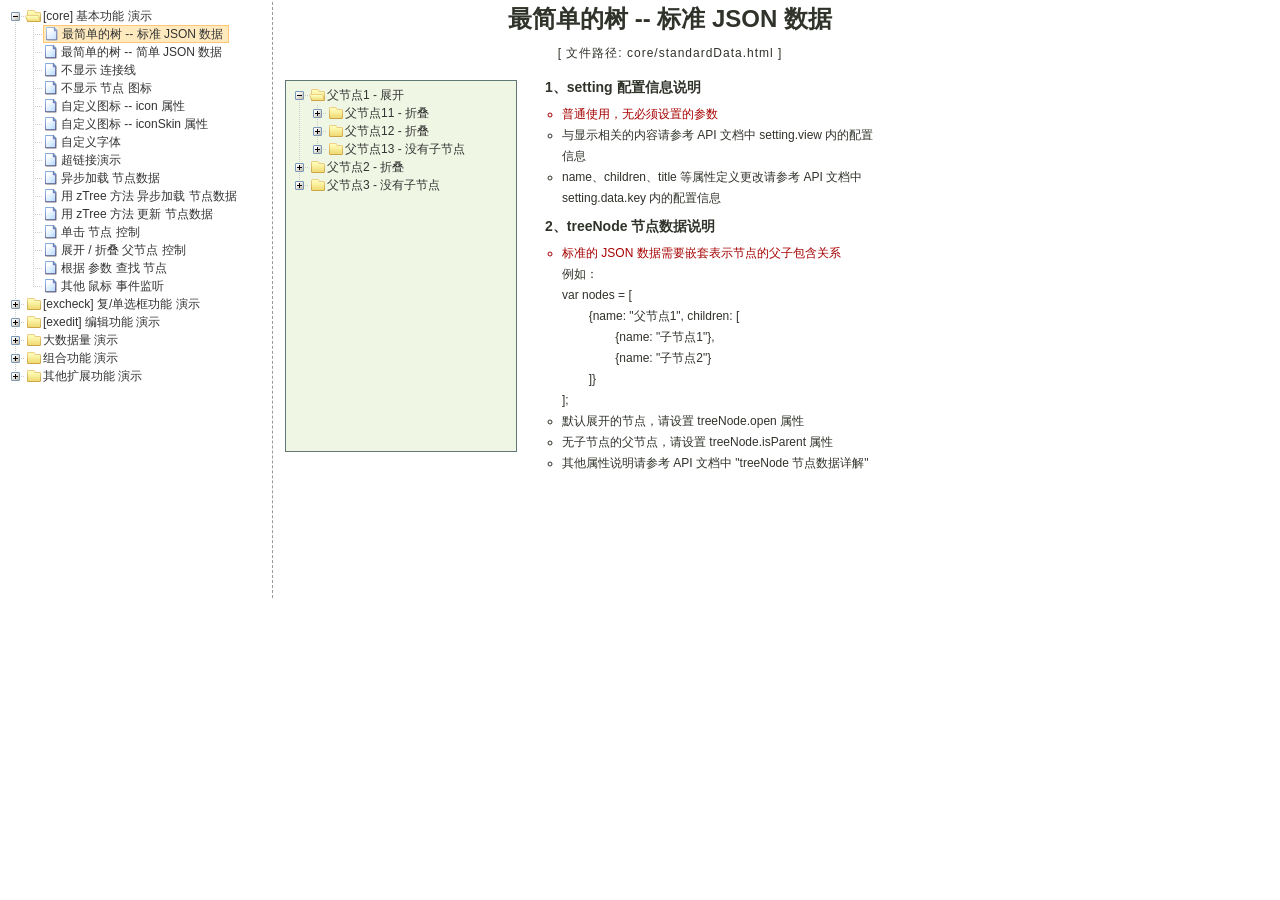
<file: js/jquery/zTree/demo/cn/index.html>
<!DOCTYPE HTML PUBLIC "-//W3C//DTD HTML 4.01//EN" "http://www.w3.org/TR/html4/strict.dtd">
<HTML>
 <HEAD>
  <TITLE> ZTREE DEMO </TITLE>
  <meta http-equiv="content-type" content="text/html; charset=UTF-8">
  <link rel="stylesheet" href="../../css/zTreeStyle/zTreeStyle.css" type="text/css">
  <style>
	body {
	background-color: white;
	margin:0; padding:0;
	text-align: center;
	}
	div, p, table, th, td {
		list-style:none;
		margin:0; padding:0;
		color:#333; font-size:12px;
		font-family:dotum, Verdana, Arial, Helvetica, AppleGothic, sans-serif;
	}
	#testIframe {margin-left: 10px;}
  </style>
<script type="text/javascript" src="../../js/jquery-1.4.4.min.js"></script>
<script type="text/javascript" src="../../js/jquery.ztree.core.js"></script>
  <SCRIPT type="text/javascript" >
  <!--
	var zTree;
	var demoIframe;

	var setting = {
		view: {
			dblClickExpand: false,
			showLine: true,
			selectedMulti: false
		},
		data: {
			simpleData: {
				enable:true,
				idKey: "id",
				pIdKey: "pId",
				rootPId: ""
			}
		},
		callback: {
			beforeClick: function(treeId, treeNode) {
				var zTree = $.fn.zTree.getZTreeObj("tree");
				if (treeNode.isParent) {
					zTree.expandNode(treeNode);
					return false;
				} else {
					demoIframe.attr("src",treeNode.file + ".html");
					return true;
				}
			}
		}
	};

	var zNodes =[
		{id:1, pId:0, name:"[core] 基本功能 演示", open:true},
		{id:101, pId:1, name:"最简单的树 --  标准 JSON 数据", file:"core/standardData"},
		{id:102, pId:1, name:"最简单的树 --  简单 JSON 数据", file:"core/simpleData"},
		{id:103, pId:1, name:"不显示 连接线", file:"core/noline"},
		{id:104, pId:1, name:"不显示 节点 图标", file:"core/noicon"},
		{id:105, pId:1, name:"自定义图标 --  icon 属性", file:"core/custom_icon"},
		{id:106, pId:1, name:"自定义图标 --  iconSkin 属性", file:"core/custom_iconSkin"},
		{id:107, pId:1, name:"自定义字体", file:"core/custom_font"},
		{id:115, pId:1, name:"超链接演示", file:"core/url"},
		{id:108, pId:1, name:"异步加载 节点数据", file:"core/async"},
		{id:109, pId:1, name:"用 zTree 方法 异步加载 节点数据", file:"core/async_fun"},
		{id:110, pId:1, name:"用 zTree 方法 更新 节点数据", file:"core/update_fun"},
		{id:111, pId:1, name:"单击 节点 控制", file:"core/click"},
		{id:112, pId:1, name:"展开 / 折叠 父节点 控制", file:"core/expand"},
		{id:113, pId:1, name:"根据 参数 查找 节点", file:"core/searchNodes"},
		{id:114, pId:1, name:"其他 鼠标 事件监听", file:"core/otherMouse"},

		{id:2, pId:0, name:"[excheck] 复/单选框功能 演示", open:false},
		{id:201, pId:2, name:"Checkbox 勾选操作", file:"excheck/checkbox"},
		{id:206, pId:2, name:"Checkbox nocheck 演示", file:"excheck/checkbox_nocheck"},
		{id:207, pId:2, name:"Checkbox chkDisabled 演示", file:"excheck/checkbox_chkDisabled"},
		{id:208, pId:2, name:"Checkbox halfCheck 演示", file:"excheck/checkbox_halfCheck"},
		{id:202, pId:2, name:"Checkbox 勾选统计", file:"excheck/checkbox_count"},
		{id:203, pId:2, name:"用 zTree 方法 勾选 Checkbox", file:"excheck/checkbox_fun"},
		{id:204, pId:2, name:"Radio 勾选操作", file:"excheck/radio"},
		{id:209, pId:2, name:"Radio nocheck 演示", file:"excheck/radio_nocheck"},
		{id:210, pId:2, name:"Radio chkDisabled 演示", file:"excheck/radio_chkDisabled"},
		{id:211, pId:2, name:"Radio halfCheck 演示", file:"excheck/radio_halfCheck"},
		{id:205, pId:2, name:"用 zTree 方法 勾选 Radio", file:"excheck/radio_fun"},

		{id:3, pId:0, name:"[exedit] 编辑功能 演示", open:false},
		{id:301, pId:3, name:"拖拽 节点 基本控制", file:"exedit/drag"},
		{id:302, pId:3, name:"拖拽 节点 高级控制", file:"exedit/drag_super"},
		{id:303, pId:3, name:"用 zTree 方法 移动 / 复制 节点", file:"exedit/drag_fun"},
		{id:304, pId:3, name:"基本 增 / 删 / 改 节点", file:"exedit/edit"},
		{id:305, pId:3, name:"高级 增 / 删 / 改 节点", file:"exedit/edit_super"},
		{id:306, pId:3, name:"用 zTree 方法 增 / 删 / 改 节点", file:"exedit/edit_fun"},
		{id:307, pId:3, name:"异步加载 & 编辑功能 共存", file:"exedit/async_edit"},
		{id:308, pId:3, name:"多棵树之间 的 数据交互", file:"exedit/multiTree"},

		{id:4, pId:0, name:"大数据量 演示", open:false},
		{id:401, pId:4, name:"一次性加载大数据量", file:"bigdata/common"},
		{id:402, pId:4, name:"分批异步加载大数据量", file:"bigdata/diy_async"},
		{id:403, pId:4, name:"分批异步加载大数据量", file:"bigdata/page"},

		{id:5, pId:0, name:"组合功能 演示", open:false},
		{id:501, pId:5, name:"冻结根节点", file:"super/oneroot"},
		{id:502, pId:5, name:"单击展开/折叠节点", file:"super/oneclick"},
		{id:503, pId:5, name:"保持展开单一路径", file:"super/singlepath"},
		{id:504, pId:5, name:"添加 自定义控件", file:"super/diydom"},
		{id:505, pId:5, name:"checkbox / radio 共存", file:"super/checkbox_radio"},
		{id:506, pId:5, name:"左侧菜单", file:"super/left_menu"},
		{id:513, pId:5, name:"OutLook 风格", file:"super/left_menuForOutLook"},
		{id:515, pId:5, name:"Awesome 风格", file:"super/awesome"},
		{id:514, pId:5, name:"Metro 风格", file:"super/metro"},
		{id:507, pId:5, name:"下拉菜单", file:"super/select_menu"},
		{id:509, pId:5, name:"带 checkbox 的多选下拉菜单", file:"super/select_menu_checkbox"},
		{id:510, pId:5, name:"带 radio 的单选下拉菜单", file:"super/select_menu_radio"},
		{id:508, pId:5, name:"右键菜单 的 实现", file:"super/rightClickMenu"},
		{id:511, pId:5, name:"与其他 DOM 拖拽互动", file:"super/dragWithOther"},
		{id:512, pId:5, name:"异步加载模式下全部展开", file:"super/asyncForAll"},

		{id:6, pId:0, name:"其他扩展功能 演示", open:false},
		{id:601, pId:6, name:"隐藏普通节点", file:"exhide/common"},
		{id:602, pId:6, name:"配合 checkbox 的隐藏", file:"exhide/checkbox"},
		{id:603, pId:6, name:"配合 radio 的隐藏", file:"exhide/radio"}
	];

	$(document).ready(function(){
		var t = $("#tree");
		t = $.fn.zTree.init(t, setting, zNodes);
		demoIframe = $("#testIframe");
		demoIframe.bind("load", loadReady);
		var zTree = $.fn.zTree.getZTreeObj("tree");
		zTree.selectNode(zTree.getNodeByParam("id", 101));

	});

	function loadReady() {
		var bodyH = demoIframe.contents().find("body").get(0).scrollHeight,
		htmlH = demoIframe.contents().find("html").get(0).scrollHeight,
		maxH = Math.max(bodyH, htmlH), minH = Math.min(bodyH, htmlH),
		h = demoIframe.height() >= maxH ? minH:maxH ;
		if (h < 530) h = 530;
		demoIframe.height(h);
	}

  //-->
  </SCRIPT>
 </HEAD>

<BODY>
<TABLE border=0 height=600px align=left>
	<TR>
		<TD width=260px align=left valign=top style="BORDER-RIGHT: #999999 1px dashed">
			<ul id="tree" class="ztree" style="width:260px; overflow:auto;"></ul>
		</TD>
		<TD width=770px align=left valign=top><IFRAME ID="testIframe" Name="testIframe" FRAMEBORDER=0 SCROLLING=AUTO width=100%  height=600px SRC="core/standardData.html"></IFRAME></TD>
	</TR>
</TABLE>

</BODY>
</HTML>
</file>
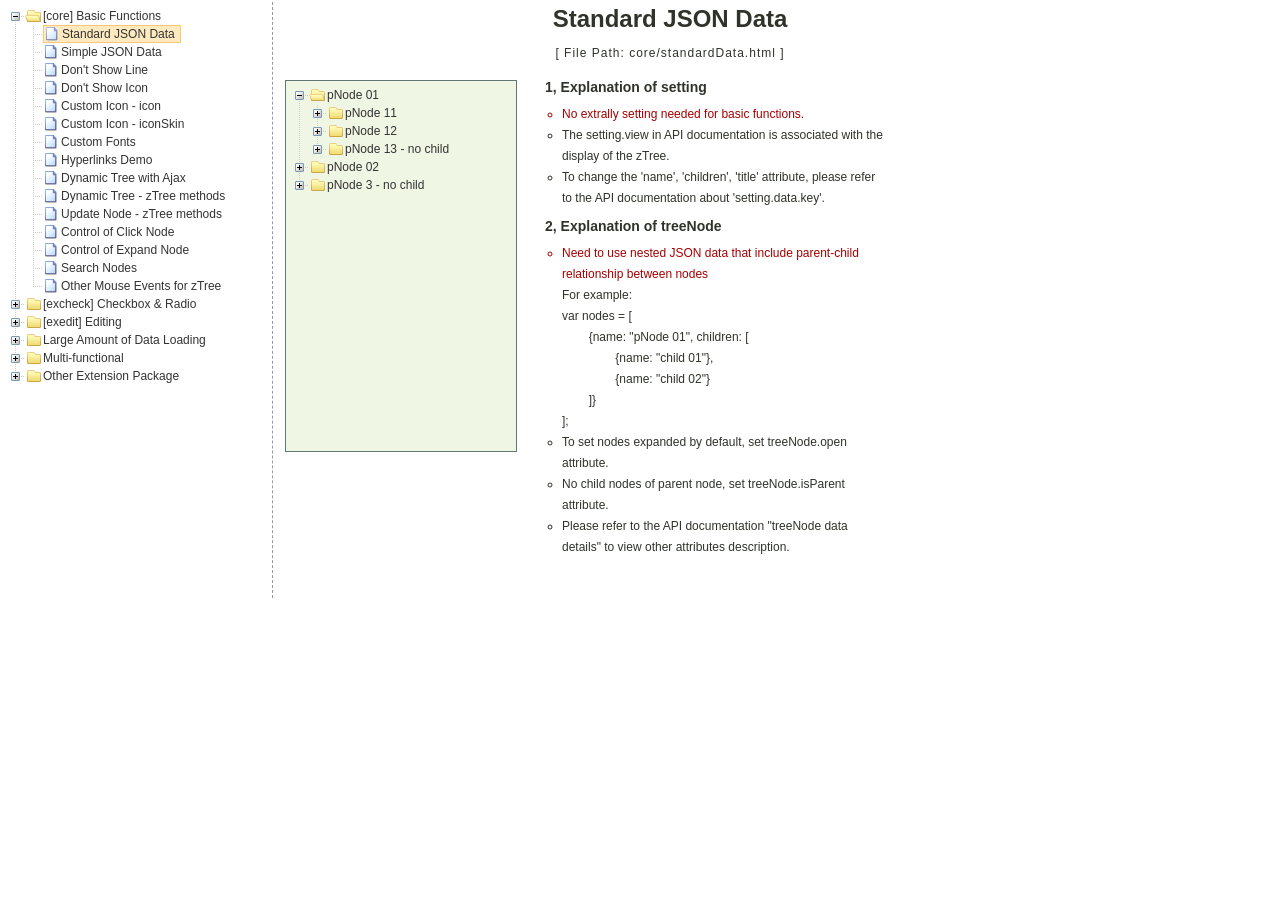
<file: js/jquery/zTree/demo/en/index.html>
<!DOCTYPE HTML PUBLIC "-//W3C//DTD HTML 4.01//EN" "http://www.w3.org/TR/html4/strict.dtd">
<HTML>
 <HEAD>
  <TITLE> ZTREE DEMO </TITLE>
  <meta http-equiv="content-type" content="text/html; charset=UTF-8">
  <link rel="stylesheet" href="../../css/zTreeStyle/zTreeStyle.css" type="text/css">
  <style>
	body {
	background-color: white;
	margin:0; padding:0;
	text-align: center;
	}
	div, p, table, th, td {
		list-style:none; 
		margin:0; padding:0; 
		color:#333; font-size:12px; 
		font-family:dotum, Verdana, Arial, Helvetica, AppleGothic, sans-serif;
	}
	#testIframe {margin-left: 10px;}
  </style>
<script type="text/javascript" src="../../js/jquery-1.4.4.min.js"></script>
<script type="text/javascript" src="../../js/jquery.ztree.core.js"></script>
  <SCRIPT type="text/javascript" >
  <!--
	var zTree;
	var demoIframe;

	var setting = {
		view: {
			dblClickExpand: false,
			showLine: true,
			selectedMulti: false
		},
		data: {
			simpleData: {
				enable:true,
				idKey: "id",
				pIdKey: "pId",
				rootPId: ""
			}
		},
		callback: {
			beforeClick: function(treeId, treeNode) {
				var zTree = $.fn.zTree.getZTreeObj("tree");
				if (treeNode.isParent) {
					zTree.expandNode(treeNode);
					return false;
				} else {
					demoIframe.attr("src",treeNode.file + ".html");
					return true;
				}
			}
		}
	};

	var zNodes = [
		{id:1, pId:0, name:"[core] Basic Functions", open:false},
		{id:101, pId:1, name:"Standard JSON Data", file:"core/standardData"},
		{id:102, pId:1, name:"Simple JSON Data", file:"core/simpleData"},
		{id:103, pId:1, name:"Don't Show Line", file:"core/noline"},
		{id:104, pId:1, name:"Don't Show Icon", file:"core/noicon"},
		{id:105, pId:1, name:"Custom Icon - icon", file:"core/custom_icon"},
		{id:106, pId:1, name:"Custom Icon - iconSkin", file:"core/custom_iconSkin"},
		{id:107, pId:1, name:"Custom Fonts", file:"core/custom_font"},
		{id:115, pId:1, name:"Hyperlinks Demo", file:"core/url"},
		{id:108, pId:1, name:"Dynamic Tree with Ajax", file:"core/async"},
		{id:109, pId:1, name:"Dynamic Tree - zTree methods", file:"core/async_fun"},
		{id:110, pId:1, name:"Update Node - zTree methods", file:"core/update_fun"},
		{id:111, pId:1, name:"Control of Click Node", file:"core/click"},
		{id:112, pId:1, name:"Control of Expand Node", file:"core/expand"},
		{id:113, pId:1, name:"Search Nodes", file:"core/searchNodes"},
		{id:114, pId:1, name:"Other Mouse Events for zTree", file:"core/otherMouse"},

		{id:2, pId:0, name:"[excheck] Checkbox & Radio", open:false},
		{id:201, pId:2, name:"Checkbox Operation", file:"excheck/checkbox"},
		{id:206, pId:2, name:"Checkbox nocheck Demo", file:"excheck/checkbox_nocheck"},
		{id:207, pId:2, name:"Checkbox chkDisabled Demo", file:"excheck/checkbox_chkDisabled"},
		{id:208, pId:2, name:"Checkbox halfCheck Demo", file:"excheck/checkbox_halfCheck"},
		{id:202, pId:2, name:"Statistics Checkbox is Checked", file:"excheck/checkbox_count"},
		{id:203, pId:2, name:"Checkbox - zTree methods", file:"excheck/checkbox_fun"},
		{id:204, pId:2, name:"Radio Operation", file:"excheck/radio"},
		{id:209, pId:2, name:"Radio nocheck Demo", file:"excheck/radio_nocheck"},
		{id:210, pId:2, name:"Radio chkDisabled Demo", file:"excheck/radio_chkDisabled"},
		{id:211, pId:2, name:"Radio halfCheck Demo", file:"excheck/radio_halfCheck"},
		{id:205, pId:2, name:"Radio - zTree methods", file:"excheck/radio_fun"},

		{id:3, pId:0, name:"[exedit] Editing", open:false},
		{id:301, pId:3, name:"Normal Drag Node Operation", file:"exedit/drag"},
		{id:302, pId:3, name:"Advanced Drag Node Operation", file:"exedit/drag_super"},
		{id:303, pId:3, name:"Move / Copy - zTree methods", file:"exedit/drag_fun"},
		{id:304, pId:3, name:"Basic Edit Nodes", file:"exedit/edit"},
		{id:305, pId:3, name:"Advanced Edit Nodes", file:"exedit/edit_super"},
		{id:306, pId:3, name:"Edit Nodes - zTree methods", file:"exedit/edit_fun"},
		{id:307, pId:3, name:"Editing Dynamic Tree", file:"exedit/async_edit"},
		{id:308, pId:3, name:"Multiple Trees", file:"exedit/multiTree"},

		{id:4, pId:0, name:"Large Amount of Data Loading", open:false},
		{id:401, pId:4, name:"One-time Large Data Loading", file:"bigdata/common"},
		{id:402, pId:4, name:"Loading Data in Batches", file:"bigdata/diy_async"},
		{id:403, pId:4, name:"Loading Data By Pagination", file:"bigdata/page"},

		{id:5, pId:0, name:"Multi-functional", open:false},
		{id:501, pId:5, name:"Freeze the Root Node", file:"super/oneroot"},
		{id:502, pId:5, name:"Click to Expand Node", file:"super/oneclick"},
		{id:503, pId:5, name:"Keep Single Path", file:"super/singlepath"},
		{id:504, pId:5, name:"Adding Custom DOM", file:"super/diydom"},
		{id:505, pId:5, name:"Checkbox / Radio Coexistence", file:"super/checkbox_radio"},
		{id:506, pId:5, name:"Left Menu", file:"super/left_menu"},
		{id:513, pId:5, name:"OutLook Style", file:"super/left_menuForOutLook"},
        {id:515, pId:5, name:"Awesome Style", file:"super/awesome"},
        {id:514, pId:5, name:"Metro Style", file:"super/metro"},
		{id:507, pId:5, name:"Drop-down Menu", file:"super/select_menu"},
		{id:509, pId:5, name:"Drop-down Menu with checkbox", file:"super/select_menu_checkbox"},
		{id:510, pId:5, name:"Drop-down Menu with radio", file:"super/select_menu_radio"},
		{id:508, pId:5, name:"Right-click Menu", file:"super/rightClickMenu"},
		{id:511, pId:5, name:"Drag With Other DOMs", file:"super/dragWithOther"},
		{id:512, pId:5, name:"Expand All Nodes with Async", file:"super/asyncForAll"},

		{id:6, pId:0, name:"Other Extension Package", open:false},
		{id:601, pId:6, name:"hide ordinary node", file:"exhide/common"},
		{id:602, pId:6, name:"hide with checkbox mode", file:"exhide/checkbox"},
		{id:603, pId:6, name:"hide with radio mode", file:"exhide/radio"}
	];

	$(document).ready(function(){
		var t = $("#tree");
		t = $.fn.zTree.init(t, setting, zNodes);
		demoIframe = $("#testIframe");
		demoIframe.bind("load", loadReady);
		var zTree = $.fn.zTree.getZTreeObj("tree");
		zTree.selectNode(zTree.getNodeByParam("id", 101));
	
	});

	function loadReady() {
		var bodyH = demoIframe.contents().find("body").get(0).scrollHeight,
		htmlH = demoIframe.contents().find("html").get(0).scrollHeight,
		maxH = Math.max(bodyH, htmlH), minH = Math.min(bodyH, htmlH),
		h = demoIframe.height() >= maxH ? minH:maxH ;
		if (h < 530) h = 530;
		demoIframe.height(h);
	}

  //-->
  </SCRIPT>
 </HEAD>

<BODY>
<TABLE border=0 height=600px align=left>
	<TR>
		<TD width=260px align=left valign=top style="BORDER-RIGHT: #999999 1px dashed">
			<ul id="tree" class="ztree" style="width:260px; overflow:auto;"></ul>
		</TD>
		<TD width=770px align=left valign=top><IFRAME ID="testIframe" Name="testIframe" FRAMEBORDER=0 SCROLLING=AUTO width=100%  height=600px SRC="core/standardData.html"></IFRAME></TD>
	</TR>
</TABLE>

 </BODY>
</HTML>
</file>
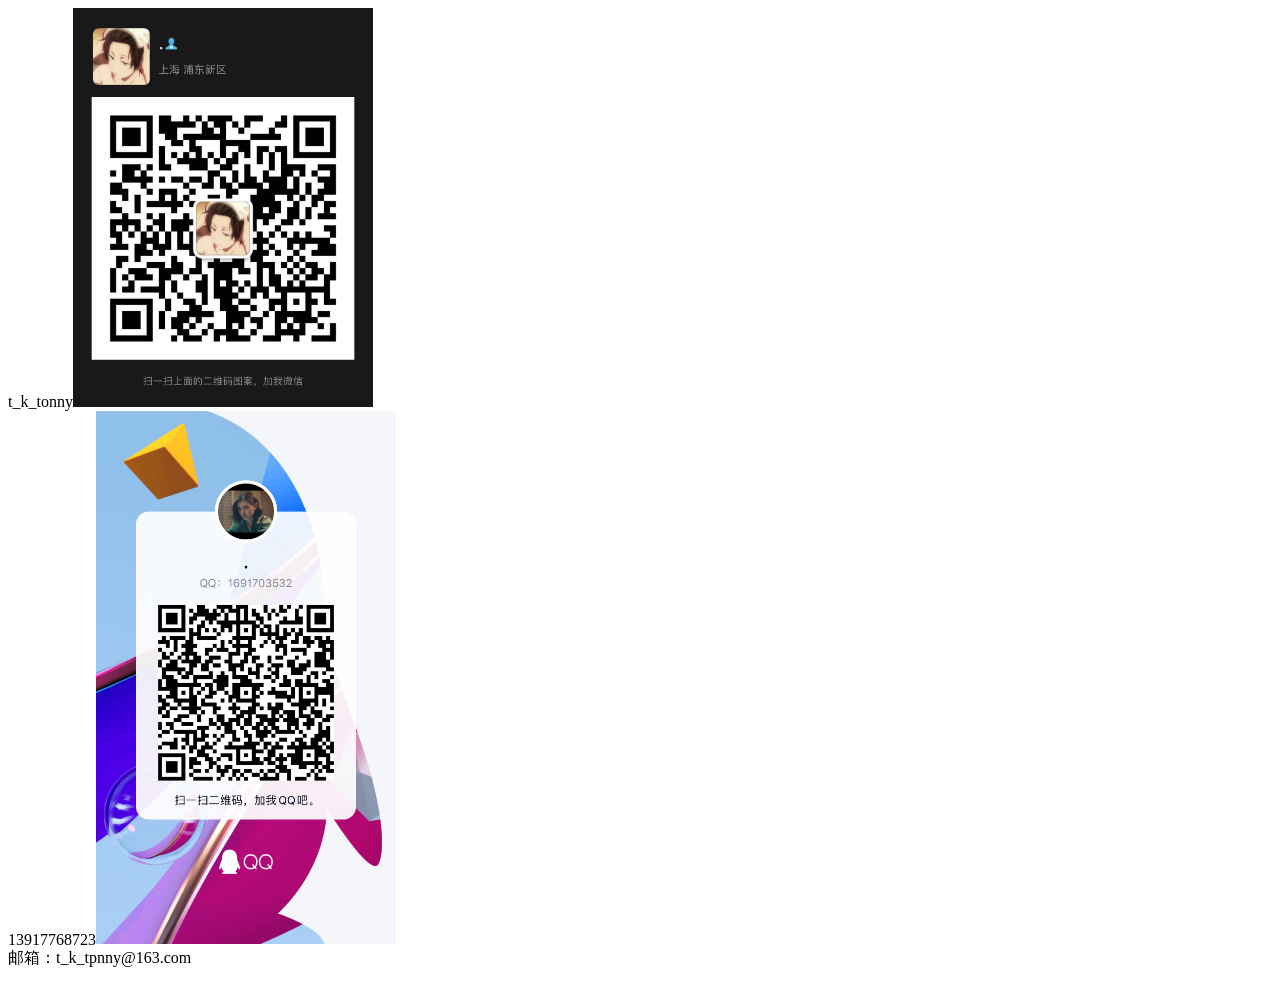
<file: t_k_tonny.html>
<!DOCTYPE html>
<html>

<head>
    <meta charset="UTF-8">
    <meta http-equiv="Content-Security-Policy" content="upgrade-insecure-requests" />
    <title>恋恋有财</title>
    <meta name="viewport" content="width=device-width, initial-scale=1.0, maximum-scale=1.0, user-scalable=0">
    <meta name="apple-mobile-web-app-capable" content="yes">
    <meta name="apple-mobile-web-app-status-bar-style" content="black">
    <meta name="format-detection" content="telephone=no">
    <meta name="description" content="恋恋有财————脱单又脱贫">
    <meta name="keywords" content="一周CP,CP,恋恋有财,查询">
    <meta name="author" content="Tony Xia">
    <link rel="icon" href="images/sufe.ico" type="images/x-ico" />

</head>

<body>
    <div>t_k_tonny<img src="img/wx.jpg" alt="t_k_tonny" width="300px" /></div>
    <div>13917768723<img src="img/qq.jpg" alt="13917768723" width="300px" /></div>
    <div>邮箱：t_k_tpnny@163.com</div>
    <footer style="padding: 10px;">
        <div class="container">
            <div class="social text-center" style="background-color: rgba(255, 255, 255, 0.1);">
                <a href="1691703532" target="_blank"><i class="fa fa-qq"></i></a>
                <a href="t_k_tonny@163.com" target="_blank"><i class="fa fa-envelope"></i></a>
                <a href="t_k_tonny" target="_blank"><i class="fa fa-weixin"></i></a>
                <a href="https://github.com/tktonny" target="_blank"><i class="fa fa-github"></i></a>
                <a href="https://haoma.baidu.com/phoneSearch?search=13917768723" target="_blank"><i class="fa fa-phone"></i></a>
            </div>
            <div class="clear"></div>
        </div>
    </footer>
</body>

</html>
</file>
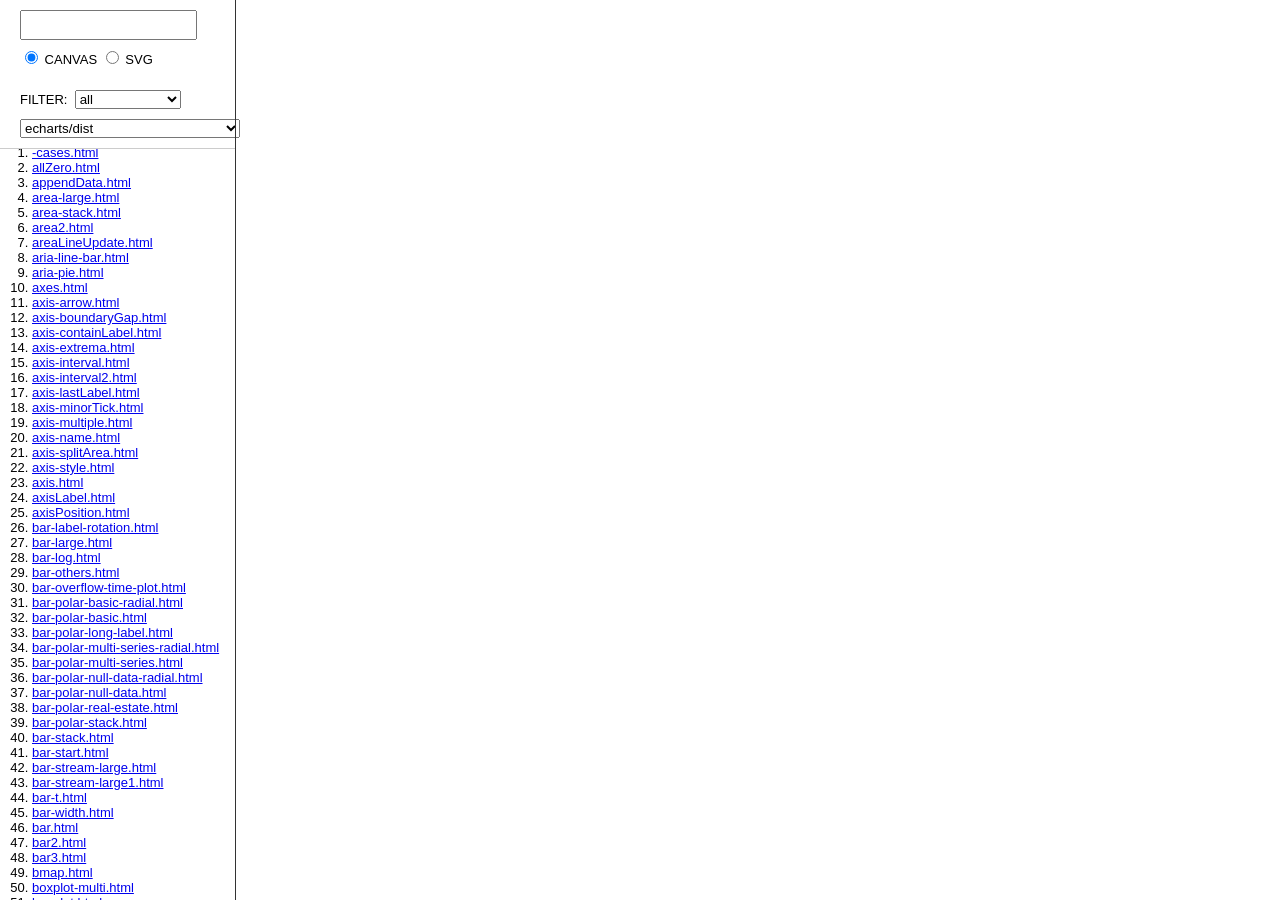
<file: incubator-echarts-4.6.0/test/-cases.html>
<!DOCTYPE html>
<!--
Licensed to the Apache Software Foundation (ASF) under one
or more contributor license agreements.  See the NOTICE file
distributed with this work for additional information
regarding copyright ownership.  The ASF licenses this file
to you under the Apache License, Version 2.0 (the
"License"); you may not use this file except in compliance
with the License.  You may obtain a copy of the License at

   http://www.apache.org/licenses/LICENSE-2.0

Unless required by applicable law or agreed to in writing,
software distributed under the License is distributed on an
"AS IS" BASIS, WITHOUT WARRANTIES OR CONDITIONS OF ANY
KIND, either express or implied.  See the License for the
specific language governing permissions and limitations
under the License.
-->


<html>
    <head>
        <meta charset="utf-8">
        <meta name="viewport" content="width=device-width, initial-scale=1" />
        <title>echarts cases</title>
        <script src="lib/jquery.min.js"></script>
        <script src="lib/testHelper.js"></script>
        <script src="lib/caseFrame.js"></script>
        <link rel="stylesheet" href="lib/reset.css">
        <link rel="stylesheet" href="lib/caseFrame.css">
    </head>
    <body>
        <div id="main"></div>
        <script src="-cases.js"></script>
    </body>
</html>
</file>
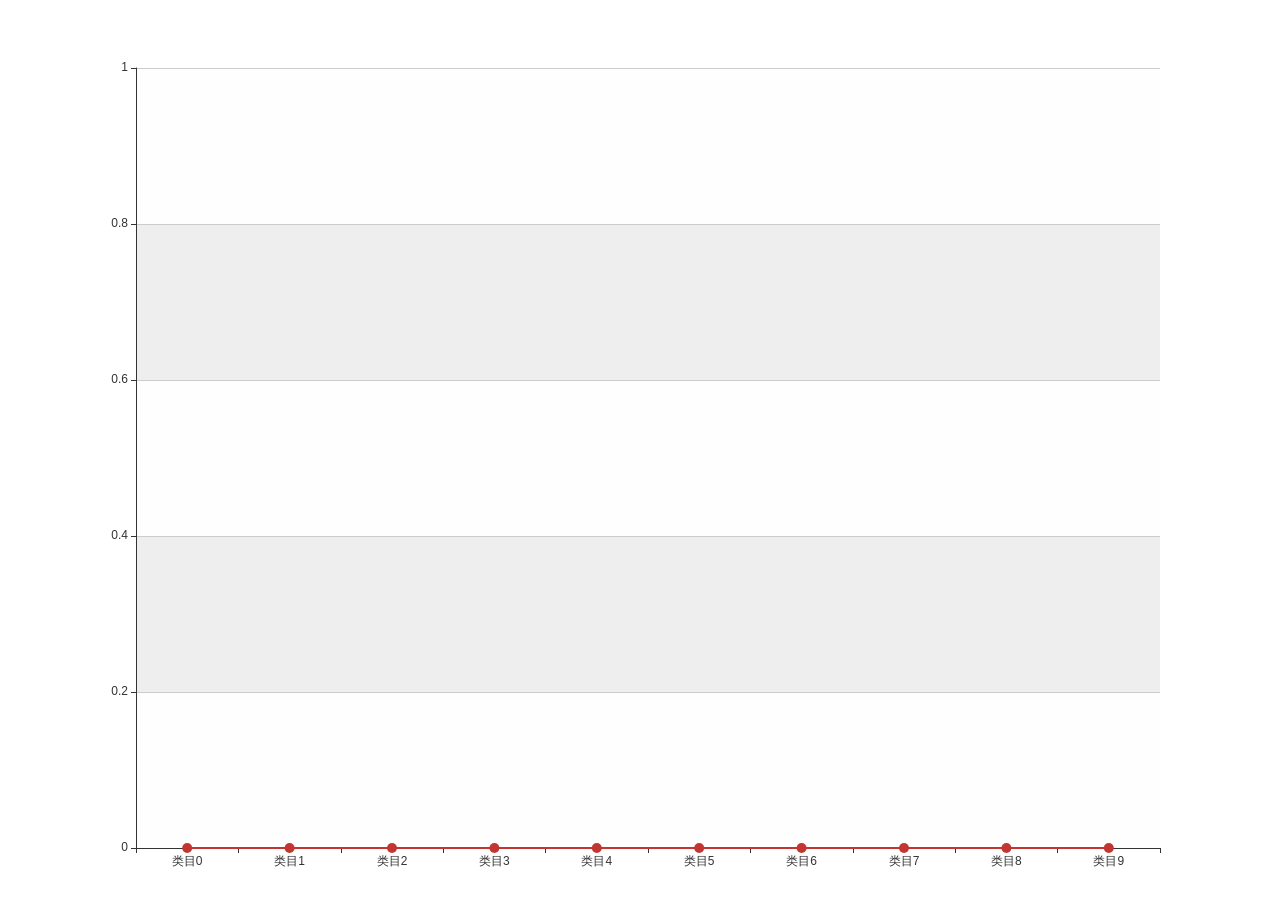
<file: incubator-echarts-4.6.0/test/allZero.html>
<!--
Licensed to the Apache Software Foundation (ASF) under one
or more contributor license agreements.  See the NOTICE file
distributed with this work for additional information
regarding copyright ownership.  The ASF licenses this file
to you under the Apache License, Version 2.0 (the
"License"); you may not use this file except in compliance
with the License.  You may obtain a copy of the License at

   http://www.apache.org/licenses/LICENSE-2.0

Unless required by applicable law or agreed to in writing,
software distributed under the License is distributed on an
"AS IS" BASIS, WITHOUT WARRANTIES OR CONDITIONS OF ANY
KIND, either express or implied.  See the License for the
specific language governing permissions and limitations
under the License.
-->

<html>
    <head>
        <meta charset="utf-8">
        <meta name="viewport" content="width=device-width, initial-scale=1" />
        <script src="lib/esl.js"></script>
        <script src="lib/config.js"></script>
        <script src="lib/facePrint.js"></script>
    </head>
    <body>
        <style>
            html, body, #main {
                width: 100%;
                height: 100%;
            }
        </style>
        <div id="info"></div>
        <div id="main"></div>
        <script>

            require([
                'echarts'
                // 'echarts/chart/line',
                // 'echarts/component/legend',
                // 'echarts/component/grid',
                // 'echarts/component/tooltip',
                // 'echarts/component/dataZoomInside'
            ], function (echarts) {

                var chart = echarts.init(document.getElementById('main'));

                var xAxisData = [];
                var data = [];

                for (var i = 0; i < 10; i++) {
                    xAxisData.push('类目' + i);
                    data.push(0);
                }
                chart.setOption({
                    tooltip: {
                        trigger: 'axis',
                        axisPointer: {
                            type: 'line'
                        }
                    },
                    xAxis: {
                        data: xAxisData
                    },
                    yAxis: {
                        splitArea: {
                            show: true
                        }
                    },
                    series: [{
                        name: 'line',
                        type: 'line',
                        symbol: 'circle',
                        symbolSize: 10,
                        data: data
                    }]
                });
            });

        </script>
    </body>
</html>
</file>
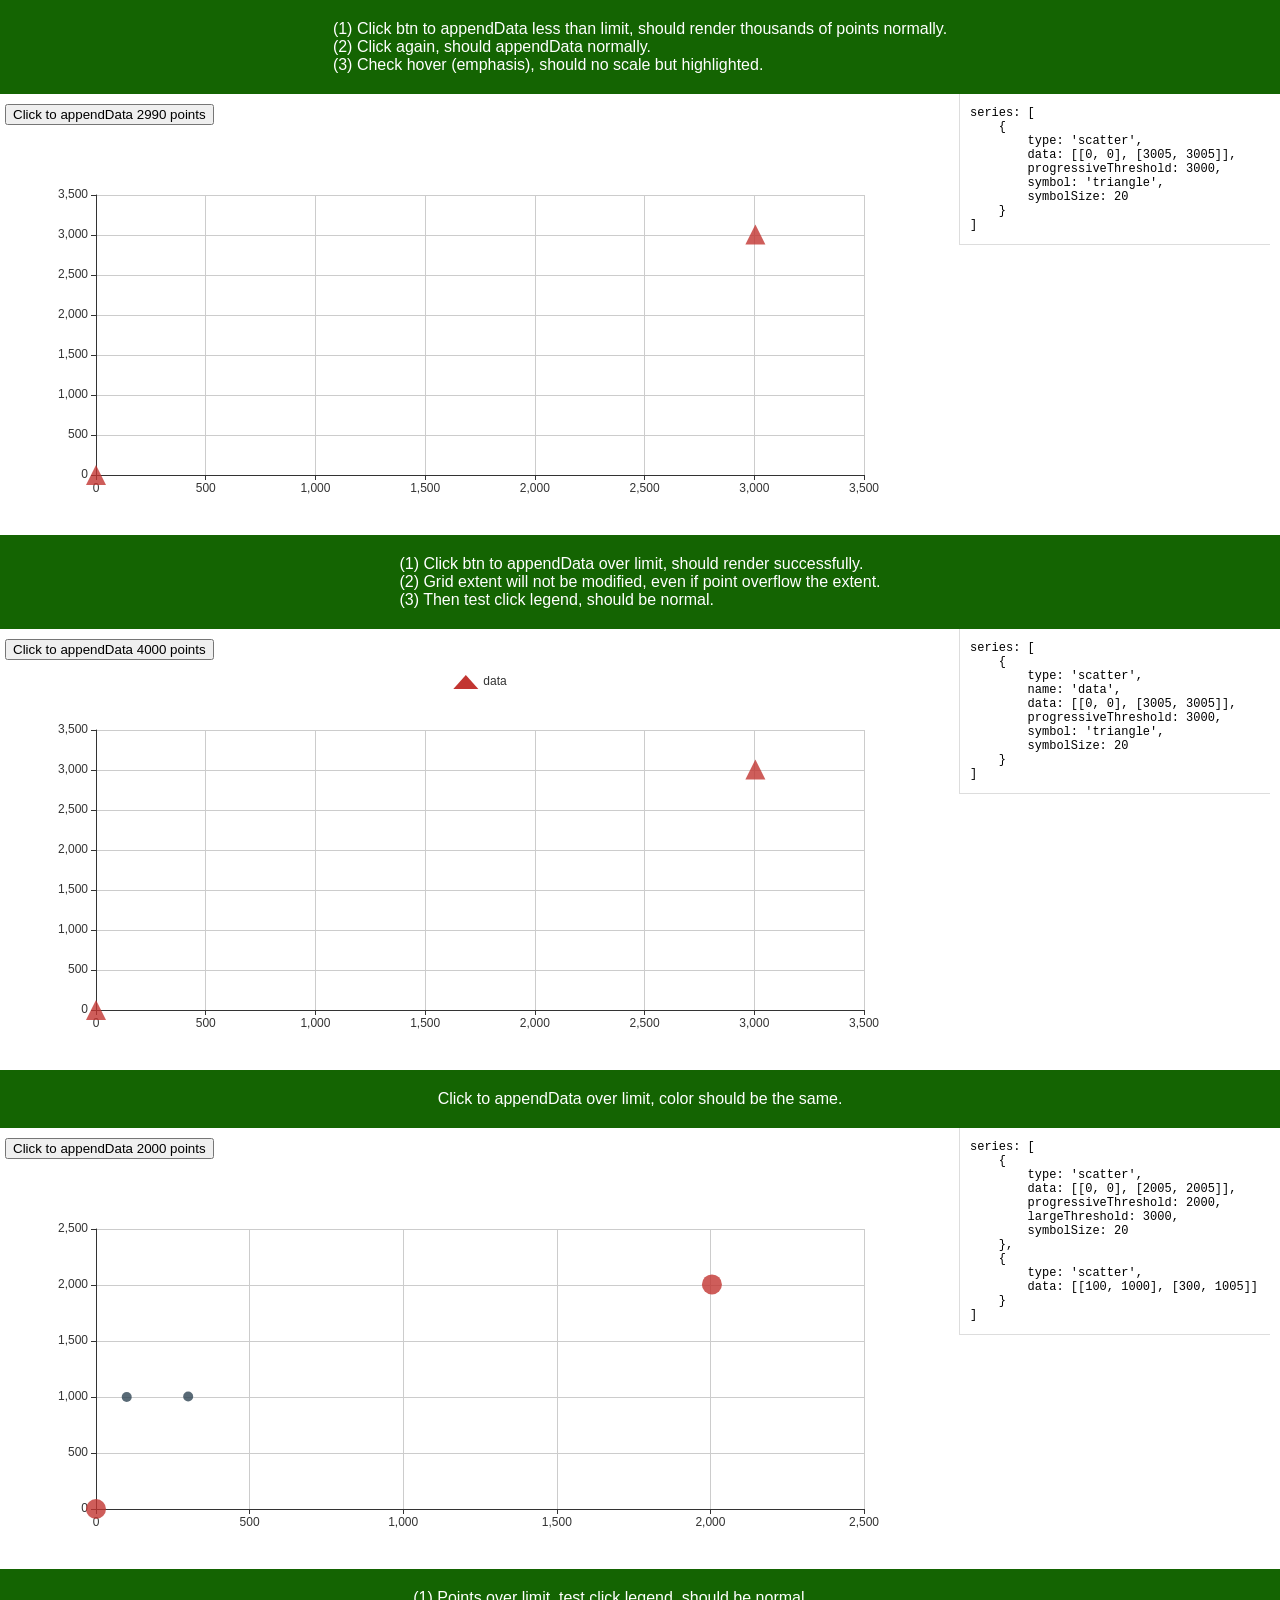
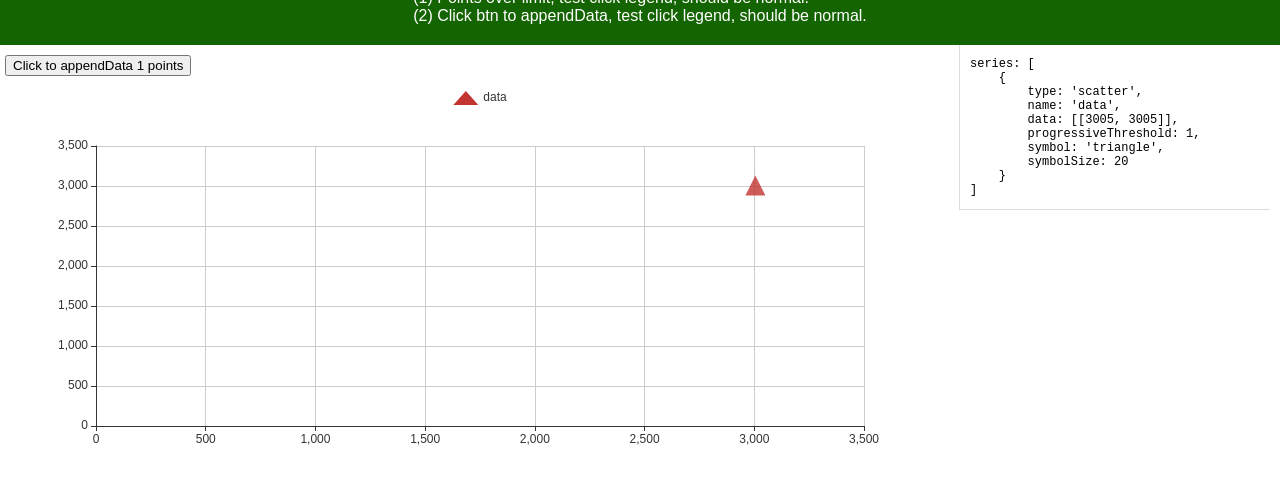
<file: incubator-echarts-4.6.0/test/appendData.html>
<!DOCTYPE html>
<!--
Licensed to the Apache Software Foundation (ASF) under one
or more contributor license agreements.  See the NOTICE file
distributed with this work for additional information
regarding copyright ownership.  The ASF licenses this file
to you under the Apache License, Version 2.0 (the
"License"); you may not use this file except in compliance
with the License.  You may obtain a copy of the License at

   http://www.apache.org/licenses/LICENSE-2.0

Unless required by applicable law or agreed to in writing,
software distributed under the License is distributed on an
"AS IS" BASIS, WITHOUT WARRANTIES OR CONDITIONS OF ANY
KIND, either express or implied.  See the License for the
specific language governing permissions and limitations
under the License.
-->


<html>
    <head>
        <meta charset="utf-8">
        <meta name="viewport" content="width=device-width, initial-scale=1" />
        <script src="lib/esl.js"></script>
        <script src="lib/config.js"></script>
        <script src="lib/jquery.min.js"></script>
        <script src="lib/facePrint.js"></script>
        <script src="lib/testHelper.js"></script>
        <link rel="stylesheet" href="lib/reset.css" />
    </head>
    <body>
        <style>
            .test-title {
                background: #146402;
                color: #fff;
            }
        </style>

        <!-- Thanks to <https://github.com/Truantboy>, see: #7718. -->


        <div id="main0"></div>
        <div id="main1"></div>
        <div id="main2"></div>
        <div id="main4"></div>







        <script>

            require([
                'echarts'/*, 'map/js/china' */
            ], function (echarts) {

                var option = {
                    animation: true,
                    tooltip: {},
                    xAxis: {},
                    yAxis: {},
                    series: [{
                        type: 'scatter',
                        // name: 'data',
                        data: [[0, 0], [3005, 3005]],
                        progressiveThreshold: 3000,
                        symbol: 'triangle',
                        symbolSize: 20
                    }]
                };

                var yBase = 500;
                var appendCount = 2990;

                var myChart = testHelper.create(echarts, 'main0', {
                    title: [
                        '(1) Click btn to appendData less than limit, should render thousands of points normally.',
                        '(2) Click again, should appendData normally.',
                        '(3) Check hover (emphasis), should no scale but highlighted.'
                    ],
                    option: option,
                    info: option.series,
                    infoKey: 'series',
                    button: {
                        text: 'Click to appendData ' + appendCount + ' points',
                        onClick: function () {
                            var tp = []

                            for(var i = 0; i < appendCount; i++) {
                                tp[i] = [i, yBase];
                            }

                            myChart.appendData({
                                seriesIndex: 0,
                                data: tp
                            });

                            yBase += 1000;
                        }
                    }
                });

            });

        </script>









        <script>

            require([
                'echarts'/*, 'map/js/china' */
            ], function (echarts) {

                var option = {
                    animation: true,
                    tooltip: {},
                    xAxis: {},
                    yAxis: {},
                    legend: {},
                    series: [{
                        type: 'scatter',
                        name: 'data',
                        data: [[0, 0], [3005, 3005]],
                        progressiveThreshold: 3000,
                        symbol: 'triangle',
                        symbolSize: 20
                    }]
                };

                var yBase = 500;
                var appendCount = 4000;

                var myChart = testHelper.create(echarts, 'main1', {
                    title: [
                        '(1) Click btn to appendData over limit, should render successfully.',
                        '(2) Grid extent will not be modified, even if point overflow the extent.',
                        '(3) Then test click legend, should be normal.'
                    ],
                    option: option,
                    info: option.series,
                    infoKey: 'series',
                    button: {
                        text: 'Click to appendData ' + appendCount + ' points',
                        onClick: function () {
                            var tp = []

                            for(var i = 0; i < appendCount; i++) {
                                tp[i] = [i, yBase];
                            }

                            myChart.appendData({
                                seriesIndex: 0,
                                data: tp
                            });

                            yBase += 1000;
                        }
                    }
                });

            });

        </script>






        <script>

            require([
                'echarts'
            ], function (echarts) {

                var option = {
                    animation: true,
                    tooltip: {},
                    xAxis: {},
                    yAxis: {},
                    series: [{
                        type: 'scatter',
                        data: [[0, 0], [2005, 2005]],
                        progressiveThreshold: 2000,
                        largeThreshold: 3000,
                        symbolSize: 20
                    }, {
                        type: 'scatter',
                        data: [[100, 1000], [300, 1005]]
                    }]
                };

                var appendCount = 2000;

                var chart = testHelper.create(echarts, 'main2', {
                    title: [
                        'Click to appendData over limit, color should be the same.'
                    ].join('\n'),
                    option: option,
                    info: option.series,
                    infoKey: 'series',
                    button: {
                        text: 'Click to appendData ' + appendCount + ' points',
                        onClick: function () {
                            var tp = []

                            for(var i = 0; i < appendCount; i++) {
                                tp[i] = [i, 1];
                            }

                            chart.appendData({
                                seriesIndex: 0,
                                data: tp
                            });
                        }
                    }
                });

            });

        </script>










        <script>

            require([
                'echarts'/*, 'map/js/china' */
            ], function (echarts) {

                var option = {
                    animation: true,
                    tooltip: {},
                    xAxis: {
                        // axisLine: {show: false},
                        // axisLabel: {show: false},
                        // axisTick: {show: false},
                        // splitLine: {show: false}
                    },
                    yAxis: {
                        // axisLine: {show: false},
                        // axisLabel: {show: false},
                        // axisTick: {show: false},
                        // splitLine: {show: false}
                    },
                    legend: {
                    },
                    // hoverLayerThreshold: 1,
                    series: [{
                        type: 'scatter',
                        name: 'data',
                        data: [[3005, 3005]],
                        progressiveThreshold: 1,
                        symbol: 'triangle',
                        symbolSize: 20
                    }]
                };

                var yBase = 500;
                var appendCount = 1;

                var myChart = testHelper.create(echarts, 'main4', {
                    title: [
                        '(1) Points over limit, test click legend, should be normal.',
                        '(2) Click btn to appendData, test click legend, should be normal.'
                    ],
                    option: option,
                    info: option.series,
                    infoKey: 'series',
                    button: {
                        text: 'Click to appendData ' + appendCount + ' points',
                        onClick: function () {
                            var tp = []

                            for(var i = 0; i < appendCount; i++) {
                                tp[i] = [i, yBase];
                            }

                            myChart.appendData({
                                seriesIndex: 0,
                                data: tp
                            });

                            yBase += 1000;
                        }
                    }
                });

            });

        </script>




    </body>
</html>
</file>
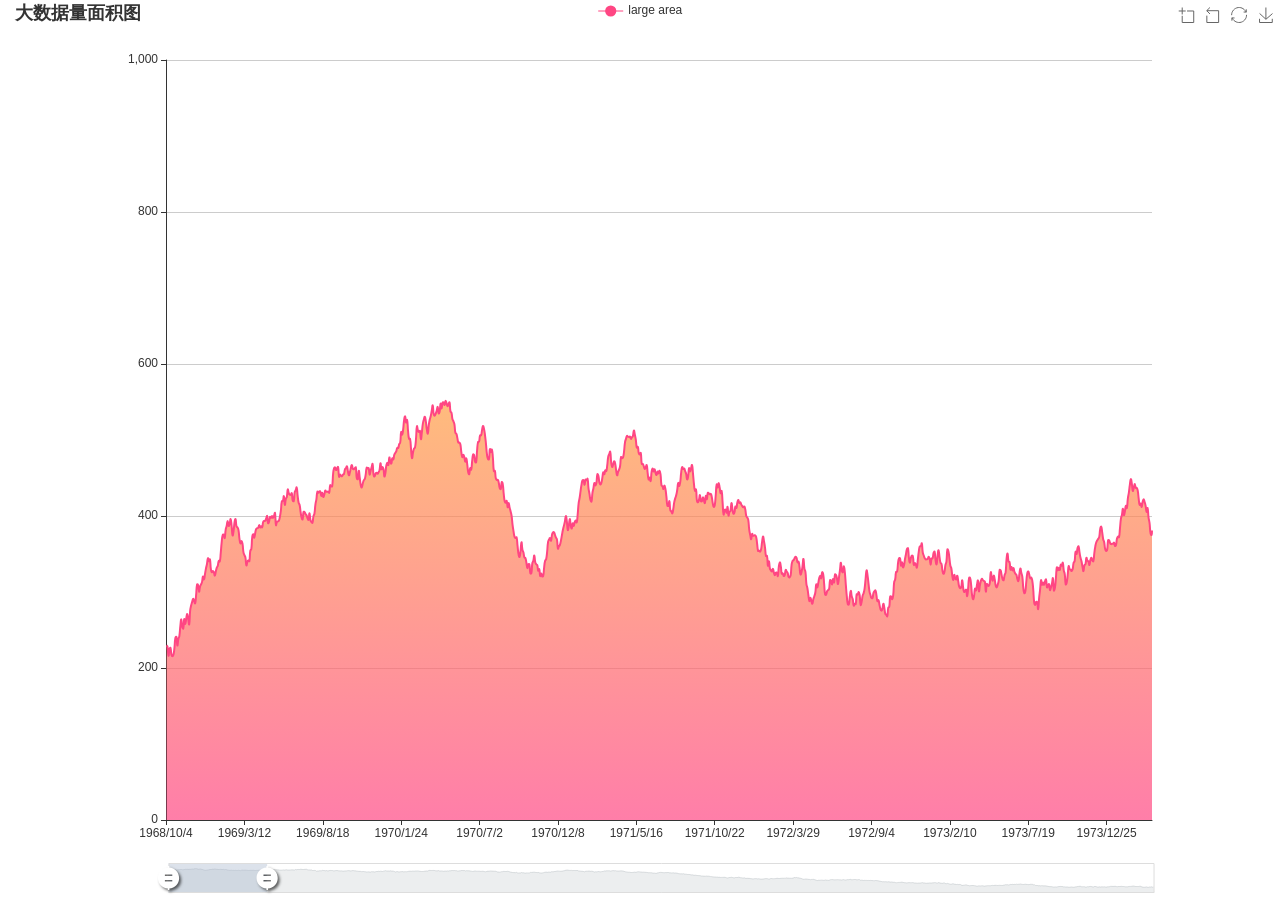
<file: incubator-echarts-4.6.0/test/area-large.html>
<!DOCTYPE html>
<!--
Licensed to the Apache Software Foundation (ASF) under one
or more contributor license agreements.  See the NOTICE file
distributed with this work for additional information
regarding copyright ownership.  The ASF licenses this file
to you under the Apache License, Version 2.0 (the
"License"); you may not use this file except in compliance
with the License.  You may obtain a copy of the License at

   http://www.apache.org/licenses/LICENSE-2.0

Unless required by applicable law or agreed to in writing,
software distributed under the License is distributed on an
"AS IS" BASIS, WITHOUT WARRANTIES OR CONDITIONS OF ANY
KIND, either express or implied.  See the License for the
specific language governing permissions and limitations
under the License.
-->


<html>
    <head>
        <meta charset="utf-8">
        <script src="lib/esl.js"></script>
        <script src="lib/config.js"></script>
        <script src="lib/jquery.min.js"></script>
        <script src="lib/facePrint.js"></script>
        <script src="lib/testHelper.js"></script>
        <meta name="viewport" content="width=device-width, initial-scale=1" />
        <link rel="stylesheet" href="lib/reset.css">
    </head>
    <body>
        <style>
            h1 {
                line-height: 60px;
                height: 60px;
                background: #146402;
                text-align: center;
                font-weight: bold;
                color: #eee;
                font-size: 14px;
            }
            .chart {
                height: 500px;
            }
        </style>


        <div class="chart" id="main"></div>



        <script>

            var echarts;
            var chart;
            var myChart;
            var groupCategories = [];
            var groupColors = [];

            require([
                'echarts'
                // 'echarts/chart/line',
                // 'echarts/chart/bar',
                // 'echarts/chart/pie',
                // 'echarts/chart/scatter',
                // 'echarts/chart/map',
                // 'echarts/chart/parallel',
                // 'echarts/chart/radar',
                // 'echarts/component/grid',
                // 'echarts/component/polar',
                // 'echarts/component/geo',
                // 'echarts/component/singleAxis',
                // 'echarts/component/legend',
                // 'echarts/component/tooltip',
                // 'echarts/component/toolbox',
                // 'echarts/component/visualMap',
                // 'echarts/component/dataZoom'
            ], function (ec) {
                echarts = ec;
                chart = myChart = echarts.init(document.getElementById('main'));

                var base = +new Date(1968, 9, 3);
                var oneDay = 24 * 3600 * 1000;
                var date = [];

                var data = [Math.random() * 300];

                for (var i = 1; i < 20000; i++) {
                    var now = new Date(base += oneDay);
                    date.push([now.getFullYear(), now.getMonth() + 1, now.getDate()].join('/'));
                    data.push(Math.round((Math.random() - 0.5) * 20 + data[i - 1]));
                }

                option = {
                    tooltip: {
                        trigger: 'axis',
                        position: function (pt) {
                            return [pt[0], '10%'];
                        }
                    },
                    legend: {
                        data: ['large area']
                    },
                    title: {
                        left: 10,
                        text: '大数据量面积图',
                    },
                    toolbox: {
                        feature: {
                            dataZoom: {
                                yAxisIndex: 'none'
                            },
                            restore: {},
                            saveAsImage: {}
                        }
                    },
                    grid: {
                        containLabel: true
                    },
                    xAxis: {
                        type: 'category',
                        boundaryGap: false,
                        data: date
                    },
                    yAxis: {
                        type: 'value',
                        boundaryGap: [0, '100%']
                    },
                    dataZoom: [{
                        type: 'inside',
                        start: 0,
                        end: 10
                    }, {
                        start: 0,
                        end: 10,
                        handleIcon: 'M10.7,11.9v-1.3H9.3v1.3c-4.9,0.3-8.8,4.4-8.8,9.4c0,5,3.9,9.1,8.8,9.4v1.3h1.3v-1.3c4.9-0.3,8.8-4.4,8.8-9.4C19.5,16.3,15.6,12.2,10.7,11.9z M13.3,24.4H6.7V23h6.6V24.4z M13.3,19.6H6.7v-1.4h6.6V19.6z',
                        handleSize: '80%',
                        handleStyle: {
                            color: '#fff',
                            shadowBlur: 3,
                            shadowColor: 'rgba(0, 0, 0, 0.6)',
                            shadowOffsetX: 2,
                            shadowOffsetY: 2
                        }
                    }],
                    series: [
                        {
                            name:'large area',
                            type:'line',
                            smooth:true,
                            symbol: 'none',
                            sampling: 'average',
                            itemStyle: {
                                normal: {
                                    color: 'rgb(255, 70, 131)'
                                }
                            },
                            areaStyle: {
                                normal: {
                                    color: new echarts.graphic.LinearGradient(0, 0, 0, 1, [{
                                        offset: 0,
                                        color: 'rgb(255, 158, 68)'
                                    }, {
                                        offset: 1,
                                        color: 'rgb(255, 70, 131)'
                                    }])
                                }
                            },
                            data: data
                        }
                    ]
                };


                chart.setOption(option);
            });

        </script>
    </body>
</html>
</file>
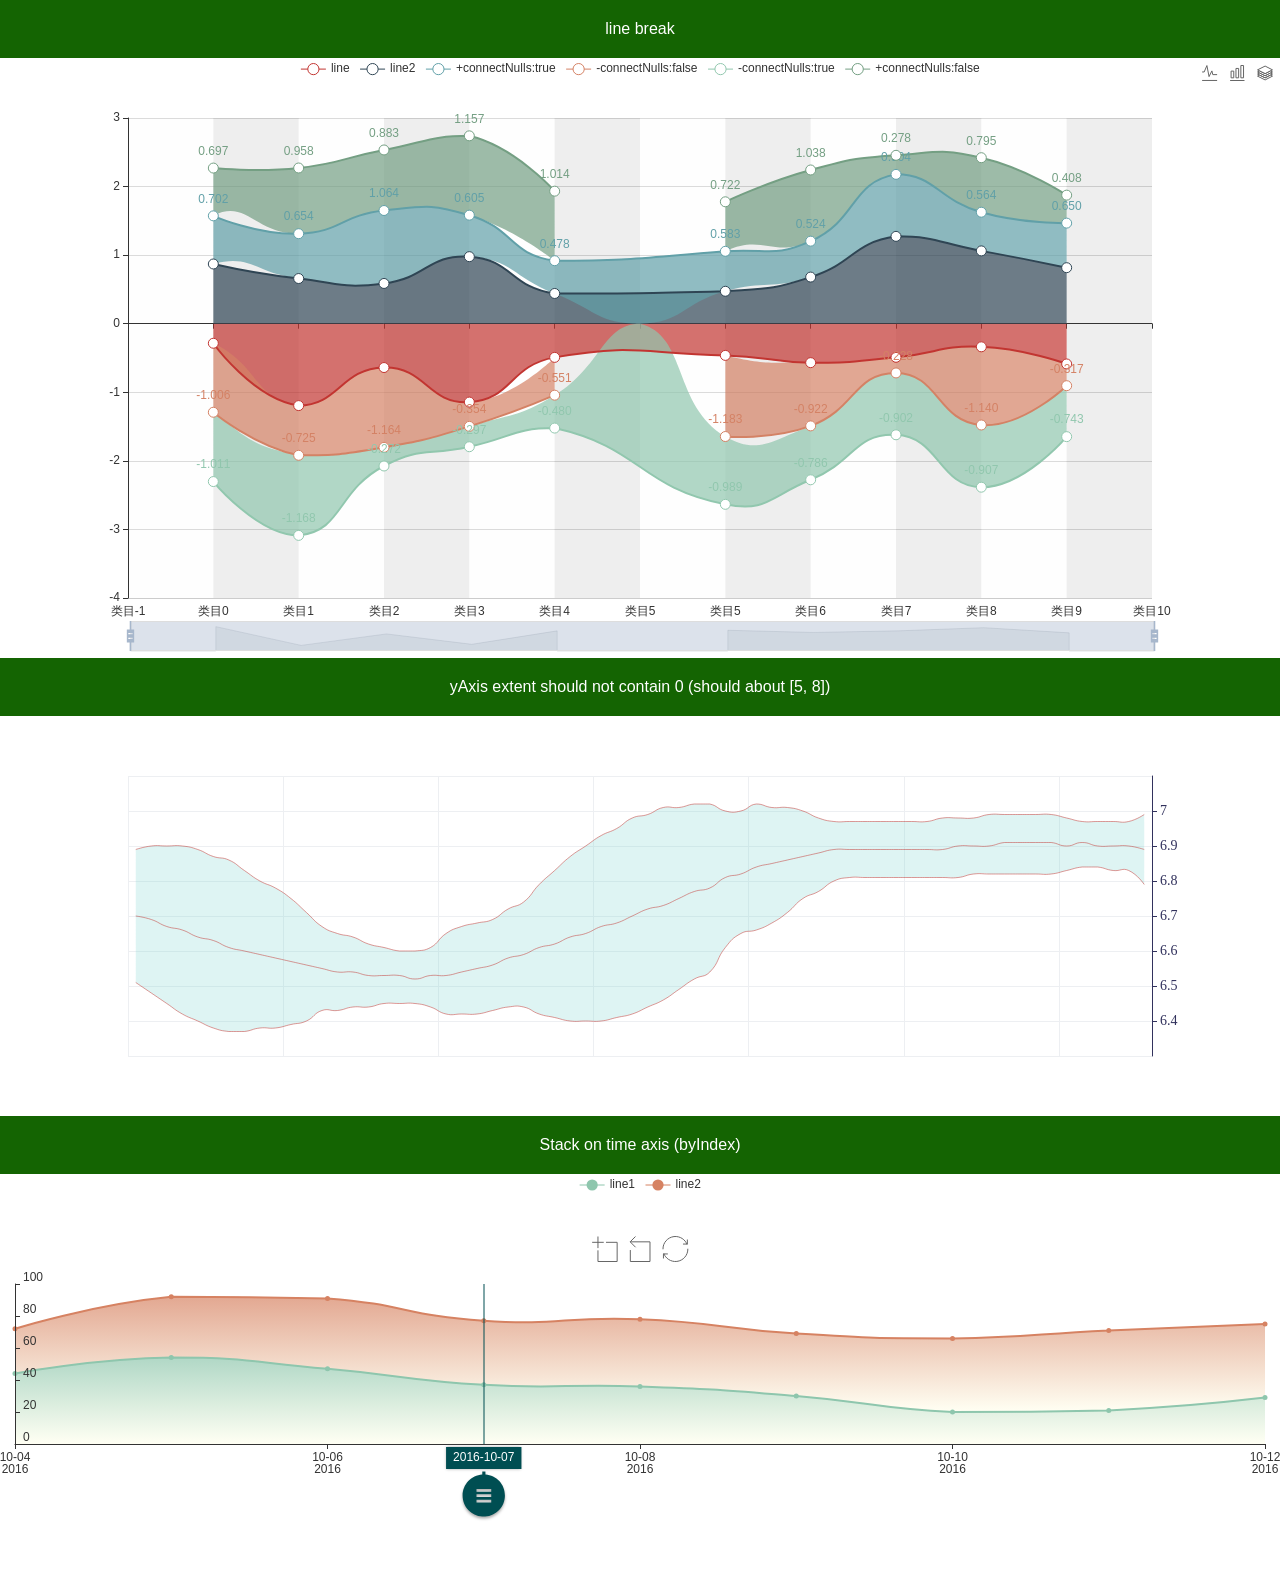
<file: incubator-echarts-4.6.0/test/area-stack.html>
<!--
Licensed to the Apache Software Foundation (ASF) under one
or more contributor license agreements.  See the NOTICE file
distributed with this work for additional information
regarding copyright ownership.  The ASF licenses this file
to you under the Apache License, Version 2.0 (the
"License"); you may not use this file except in compliance
with the License.  You may obtain a copy of the License at

   http://www.apache.org/licenses/LICENSE-2.0

Unless required by applicable law or agreed to in writing,
software distributed under the License is distributed on an
"AS IS" BASIS, WITHOUT WARRANTIES OR CONDITIONS OF ANY
KIND, either express or implied.  See the License for the
specific language governing permissions and limitations
under the License.
-->

<html>
    <head>
        <meta charset="utf-8">
        <script src="lib/esl.js"></script>
        <script src="lib/config.js"></script>
        <script src="lib/jquery.min.js"></script>
        <script src="lib/facePrint.js"></script>
        <script src="lib/testHelper.js"></script>
        <link rel="stylesheet" href="lib/reset.css" />
        <meta name="viewport" content="user-scalable=no,width=device-width,height=device-height">
    </head>
    <body>
        <style>
            .test-title {
                background: #146402;
                color: #fff;
            }
        </style>

        <div id="main0"></div>
        <div id="main1"></div>
        <div id="main2"></div>








        <script>

            require([
                'echarts'
            ], function (echarts) {

                var chart = echarts.init(document.getElementById('main0'));

                var xAxisData = [];
                var data1 = [];
                var data2 = [];
                var data3 = [];
                var data4 = [];
                var data5 = [];
                var data6 = [];

                xAxisData.push('类目' + -1);
                data1.push('-');
                data2.push('-');
                data3.push('-');
                data4.push('-');
                data5.push('-');
                data6.push('-');

                for (var i = 0; i < 5; i++) {
                    xAxisData.push('类目' + i);
                    data1.push((-Math.random() - 0.2).toFixed(3));
                    data2.push((Math.random() + 0.3).toFixed(3));
                    data3.push((Math.random() + 0.2).toFixed(3));
                    data4.push((-Math.random() - 0.2).toFixed(3));
                    data5.push((-Math.random() - 0.2).toFixed(3));
                    data6.push((Math.random() + 0.2).toFixed(3));
                }

                xAxisData.push('类目' + i);
                data1.push('-');
                data2.push('-');
                data3.push('-');
                data4.push('-');
                data5.push('-');
                data6.push('-');

                for (; i < 10; i++) {
                    xAxisData.push('类目' + i);
                    data1.push((-Math.random() - 0.2).toFixed(3));
                    data2.push((Math.random() + 0.3).toFixed(3));
                    data3.push((Math.random() + 0.2).toFixed(3));
                    data4.push((-Math.random() - 0.2).toFixed(3));
                    data5.push((-Math.random() - 0.2).toFixed(3));
                    data6.push((Math.random() + 0.2).toFixed(3));
                }
                xAxisData.push('类目' + i);
                data1.push('-');
                data2.push('-');
                data3.push('-');
                data4.push('-');
                data5.push('-');
                data6.push('-');

                var itemStyle = {
                    normal: {
                        // borderColor: 'white',
                        // borderWidth: 3,
                        // shadowBlur: 10,
                        // shadowOffsetX: 0,
                        // shadowOffsetY: 5,
                        // shadowColor: 'rgba(0, 0, 0, 0.4)',
                        lineStyle: {
                            width: 2
                            // shadowBlur: 10,
                            // shadowOffsetX: 0,
                            // shadowOffsetY: 5,
                            // shadowColor: 'rgba(0, 0, 0, 0.4)'
                        },
                        areaStyle: {
                        }
                    }
                };

                var option = {
                    legend: {
                    },
                    toolbox: {
                        feature: {
                            magicType: {
                                type: ['line', 'bar', 'stack', 'tiled']
                            }
                        }
                    },
                    tooltip: {
                        trigger: 'axis',
                        position: function (point) {
                            return [point[0], '10%'];
                        },
                        axisPointer: {
                            type: 'line'
                        }
                    },
                    xAxis: {
                        // data: ['类目1', '类目2', '类目3', '类目4', '类目5',]
                        data: xAxisData,
                        boundaryGap: false,
                        // inverse: true,
                        splitArea: {
                            show: true
                        }
                    },
                    yAxis: {
                        splitLine: {
                            // show: false
                        }
                    },
                    dataZoom: [{
                        type: 'inside'
                    }, {
                        type: 'slider'
                    }],
                    series: [{
                        name: 'line',
                        type: 'line',
                        stack: 'all',
                        symbolSize: 10,
                        data: data1,
                        itemStyle: itemStyle,
                        smooth: true,
                        connectNulls: true
                    }, {
                        name: 'line2',
                        type: 'line',
                        stack: 'all',
                        symbolSize: 10,
                        data: data2,
                        itemStyle: itemStyle,
                        connectNulls: true,
                        smooth: true
                    }, {
                        name: '+connectNulls:true',
                        type: 'line',
                        stack: 'all',
                        symbolSize: 10,
                        data: data3,
                        itemStyle: itemStyle,
                        label: {
                            normal: {
                                show: true
                            }
                        },
                        connectNulls: true,
                        smooth: true
                    }, {
                        name: '-connectNulls:false',
                        type: 'line',
                        stack: 'all',
                        symbolSize: 10,
                        data: data4,
                        itemStyle: itemStyle,
                        label: {
                            normal: {
                                show: true
                            }
                        },
                        connectNulls: false,
                        smooth: true
                    }, {
                        name: '-connectNulls:true',
                        type: 'line',
                        stack: 'all',
                        symbolSize: 10,
                        data: data5,
                        itemStyle: itemStyle,
                        label: {
                            normal: {
                                show: true
                            }
                        },
                        connectNulls: true,
                        smooth: true
                    }, {
                        name: '+connectNulls:false',
                        type: 'line',
                        stack: 'all',
                        symbolSize: 10,
                        data: data6,
                        itemStyle: itemStyle,
                        label: {
                            normal: {
                                show: true
                            }
                        },
                        connectNulls: false,
                        smooth: true
                    }]
                };

                testHelper.create(echarts, 'main0', {
                    title: 'line break',
                    option: option,
                    height: 600
                });

            })

        </script>










        <script>

            require([
                'echarts'/*, 'map/js/china' */
            ], function (echarts) {

                var xAxisData = ["2018-04-11 13:30:00","2018-04-11 13:45:00","2018-04-11 14:00:00","2018-04-11 14:30:00","2018-04-11 14:45:00","2018-04-11 15:00:00","2018-04-11 15:15:00","2018-04-11 15:30:00","2018-04-11 15:45:00","2018-04-12 09:30:00","2018-04-12 09:45:00","2018-04-12 10:00:00","2018-04-12 10:15:00","2018-04-12 10:30:00","2018-04-12 10:45:00","2018-04-12 11:00:00","2018-04-12 11:15:00","2018-04-12 11:30:00","2018-04-12 11:45:00","2018-04-12 12:00:00","2018-04-12 12:15:00","2018-04-12 12:30:00","2018-04-12 12:45:00","2018-04-12 13:00:00","2018-04-12 13:15:00","2018-04-12 13:30:00","2018-04-12 13:45:00","2018-04-12 14:00:00","2018-04-12 14:15:00","2018-04-12 14:30:00","2018-04-12 14:45:00","2018-04-12 15:00:00","2018-04-12 15:15:00","2018-04-12 15:30:00","2018-04-12 15:45:00","2018-04-13 09:30:00","2018-04-13 09:45:00","2018-04-13 10:00:00","2018-04-13 10:15:00","2018-04-13 10:30:00","2018-04-13 10:45:00","2018-04-13 11:00:00","2018-04-13 11:15:00","2018-04-13 11:45:00","2018-04-13 12:00:00","2018-04-13 12:15:00","2018-04-13 12:45:00","2018-04-13 13:00:00","2018-04-13 13:30:00","2018-04-13 13:45:00","2018-04-13 14:00:00","2018-04-13 14:30:00","2018-04-13 14:45:00","2018-04-13 15:00:00","2018-04-13 15:15:00","2018-04-13 15:30:00","2018-04-13 15:45:00","2018-04-16 09:30:00","2018-04-16 09:45:00","2018-04-16 10:00:00","2018-04-16 10:15:00","2018-04-16 10:30:00","2018-04-16 10:45:00","2018-04-16 11:00:00","2018-04-16 11:15:00","2018-04-16 11:45:00","2018-04-16 12:00:00","2018-04-16 12:15:00","2018-04-16 12:30:00","2018-04-16 12:45:00","2018-04-16 13:00:00","2018-04-16 13:15:00","2018-04-16 13:30:00","2018-04-16 13:45:00","2018-04-16 14:00:00","2018-04-16 14:15:00","2018-04-16 14:30:00","2018-04-16 14:45:00","2018-04-16 15:00:00","2018-04-16 15:15:00","2018-04-16 15:30:00","2018-04-16 15:45:00","2018-04-17 09:30:00","2018-04-17 09:45:00","2018-04-17 10:00:00","2018-04-17 10:15:00","2018-04-17 10:30:00","2018-04-17 10:45:00","2018-04-17 11:00:00","2018-04-17 11:15:00","2018-04-17 11:30:00","2018-04-17 11:45:00","2018-04-17 12:00:00","2018-04-17 12:30:00","2018-04-17 13:00:00","2018-04-17 13:15:00","2018-04-17 13:30:00","2018-04-17 13:45:00","2018-04-17 14:15:00","2018-04-17 14:30:00","2018-04-17 14:45:00","2018-04-17 15:00:00","2018-04-17 15:15:00","2018-04-17 15:30:00","2018-04-17 15:45:00","2018-04-18 09:30:00","2018-04-18 09:45:00","2018-04-18 10:00:00","2018-04-18 10:15:00","2018-04-18 10:30:00","2018-04-18 10:45:00","2018-04-18 11:00:00","2018-04-18 11:15:00","2018-04-18 11:30:00","2018-04-18 11:45:00","2018-04-18 12:00:00","2018-04-18 12:15:00","2018-04-18 12:30:00","2018-04-18 12:45:00","2018-04-18 13:00:00","2018-04-18 13:15:00","2018-04-18 13:30:00","2018-04-18 13:45:00","2018-04-18 14:00:00","2018-04-18 14:15:00","2018-04-18 14:45:00","2018-04-18 15:00:00","2018-04-18 15:15:00","2018-04-18 15:30:00","2018-04-18 15:45:00"];
                var dataUpper = [6.89,6.9,6.9,6.9,6.89,6.87,6.86,6.83,6.8,6.78,6.75,6.71,6.67,6.65,6.64,6.62,6.61,6.6,6.6,6.61,6.65,6.67,6.68,6.69,6.72,6.74,6.79,6.83,6.87,6.9,6.93,6.95,6.98,6.99,7.01,7.01,7.02,7.02,7,7,7.02,7.01,7.01,7,6.98,6.97,6.97,6.97,6.97,6.97,6.97,6.97,6.98,6.98,6.98,6.99,6.99,6.99,6.99,6.99,6.98,6.97,6.97,6.97,6.97,6.99];
                var dataMiddle = [6.7,6.69,6.67,6.66,6.64,6.63,6.61,6.6,6.59,6.58,6.57,6.56,6.55,6.54,6.54,6.53,6.53,6.53,6.52,6.53,6.53,6.54,6.55,6.56,6.58,6.59,6.61,6.62,6.64,6.65,6.67,6.68,6.7,6.72,6.73,6.75,6.77,6.78,6.81,6.82,6.84,6.85,6.86,6.87,6.88,6.89,6.89,6.89,6.89,6.89,6.89,6.89,6.89,6.9,6.9,6.9,6.91,6.91,6.91,6.91,6.9,6.91,6.9,6.9,6.9,6.89];
                var dataLower = [6.51,6.48,6.45,6.42,6.4,6.38,6.37,6.37,6.38,6.38,6.39,6.4,6.43,6.43,6.44,6.44,6.45,6.45,6.45,6.44,6.42,6.42,6.42,6.43,6.44,6.44,6.42,6.41,6.4,6.4,6.4,6.41,6.42,6.44,6.46,6.49,6.52,6.54,6.61,6.65,6.66,6.68,6.71,6.75,6.77,6.8,6.81,6.81,6.81,6.81,6.81,6.81,6.81,6.81,6.82,6.82,6.82,6.82,6.82,6.82,6.83,6.84,6.84,6.83,6.83,6.79];

                dataUpper = dataUpper.map(function (value, index) {
                    return value - dataMiddle[index];
                });
                dataMiddle = dataMiddle.map(function (value, index) {
                    return value - dataLower[index];
                });

                var option = {
                    "series": [
                        {
                            "smooth": true,
                            "lineStyle": {
                                "normal": {
                                    "opacity": 0.5,
                                    "width": 1
                                }
                            },
                            "name": "range",
                            "id": "lower",
                            "stack": "range",
                            "data": dataLower,
                            "type": "line",
                            "showSymbol": false
                        },
                        {
                            "smooth": true,
                            "lineStyle": {
                                "normal": {
                                    "opacity": 0.5,
                                    "width": 1
                                }
                            },
                            "name": "range",
                            "id": "middle",
                            "stack": "range",
                            "data": dataMiddle,
                            "areaStyle": {
                                "normal": {
                                    "color": "rgba(102, 202, 196, .3)"
                                }
                            },
                            "type": "line",
                            "showSymbol": false
                        },
                        {
                            "smooth": true,
                            "lineStyle": {
                                "normal": {
                                    "opacity": 0.5,
                                    "width": 1
                                }
                            },
                            "name": "range",
                            "id": "upper",
                            "stack": "range",
                            "data": dataUpper,
                            "areaStyle": {
                                "normal": {
                                    "color": "rgba(102, 202, 196, .3)"
                                }
                            },
                            "type": "line",
                            "showSymbol": false
                        }
                    ],
                    "tooltip": {
                        "trigger": "axis"
                    },
                    "grid": [
                        {
                            "containLabel": false,
                            "show": false
                        }
                    ],
                    "xAxis": [
                        {
                            "type": "category",
                            "boundaryGap": true,
                            "max": "dataMax",
                            "axisLabel": {
                                "show": false
                            },
                            "axisLine": {
                                "show": false
                            },
                            "axisTick": {
                                "show": false
                            },
                            "splitLine": {
                                "show": true,
                                "lineStyle": {
                                    "color": "#edeff2"
                                }
                            },
                            "data": xAxisData
                        }
                    ],
                    "yAxis": [
                        {
                            "scale": true,
                            "boundaryGap": [
                                "5%",
                                "5%"
                            ],
                            "splitArea": {
                                "show": false
                            },
                            "axisLabel": {
                                "color": "#32325d",
                                "fontFamily": "rubiklight",
                                "fontSize": 14,
                                "showMinLabel": false,
                                "showMaxLabel": false
                            },
                            "axisLine": {
                                "lineStyle": {
                                    "color": "#32325d"
                                }
                            },
                            "splitLine": {
                                "lineStyle": {
                                    "color": "#edeff2"
                                }
                            },
                            "position": "right"
                        }
                    ],
                    "axisPointer": {
                        "link": {
                            "xAxis": "all"
                        },
                        "lineStyle": {
                            "color": "#c3c6c9",
                            "type": "dotted"
                        }
                    }
                };


                testHelper.create(echarts, 'main1', {
                    title: 'yAxis extent should not contain 0 (should about [5, 8])',
                    option: option
                });
            });

        </script>










        <script>

            var chart;
            var myChart;
            var option;

            require(['echarts'], function (echarts) {

                var data = [
                    [["2016-10-4",44],["2016-10-5",54],["2016-10-6",47],["2016-10-7",37],["2016-10-8",36],["2016-10-9",30],["2016-10-10",20],["2016-10-11",21],["2016-10-12",29]],
                    [["2016-10-4",28],["2016-10-5",38],["2016-10-6",44],["2016-10-7",40],["2016-10-8",42],["2016-10-9",39],["2016-10-10",46],["2016-10-11",50],["2016-10-12",46]]
                ];

                var option = {
                    legend: {
                    },
                    tooltip: {
                        triggerOn: 'none',
                        position: function (pt) {
                            return [pt[0], 130];
                        }
                    },
                    toolbox: {
                        left: 'center',
                        itemSize: 25,
                        top: 55,
                        feature: {
                            dataZoom: {
                                yAxisIndex: 'none'
                            },
                            restore: {}
                        }
                    },
                    xAxis: {
                        type: 'time',
                        axisPointer: {
                            value: '2016-10-7',
                            snap: true,
                            lineStyle: {
                                color: '#004E52',
                                opacity: 0.5,
                                width: 2
                            },
                            label: {
                                show: true,
                                formatter: function (params) {
                                    return echarts.format.formatTime('yyyy-MM-dd', params.value);
                                },
                                backgroundColor: '#004E52'
                            },
                            handle: {
                                show: true,
                                color: '#004E52'
                            }
                        },
                        splitLine: {
                            show: false
                        }
                    },
                    yAxis: {
                        type: 'value',
                        axisTick: {
                            inside: true
                        },
                        splitLine: {
                            show: false
                        },
                        axisLabel: {
                            inside: true,
                            formatter: '{value}\n'
                        },
                        z: 10
                    },
                    grid: {
                        top: 110,
                        left: 15,
                        right: 15,
                        height: 160
                    },
                    dataZoom: [{
                        type: 'inside',
                        throttle: 50
                    }],
                    series: [
                        {
                            name:'line1',
                            type:'line',
                            smooth: true,
                            symbol: 'circle',
                            symbolSize: 5,
                            sampling: 'average',
                            itemStyle: {
                                normal: {
                                    color: '#8ec6ad'
                                }
                            },
                            stack: 'a',
                            areaStyle: {
                                normal: {
                                    color: new echarts.graphic.LinearGradient(0, 0, 0, 1, [{
                                        offset: 0,
                                        color: '#8ec6ad'
                                    }, {
                                        offset: 1,
                                        color: '#ffe'
                                    }])
                                }
                            },
                            data: data[0]
                        },
                        {
                            name:'line2',
                            type:'line',
                            smooth:true,
                            stack: 'a',
                            symbol: 'circle',
                            symbolSize: 5,
                            sampling: 'average',
                            itemStyle: {
                                normal: {
                                    color: '#d68262'
                                }
                            },
                            areaStyle: {
                                normal: {
                                    color: new echarts.graphic.LinearGradient(0, 0, 0, 1, [{
                                        offset: 0,
                                        color: '#d68262'
                                    }, {
                                        offset: 1,
                                        color: '#ffe'
                                    }])
                                }
                            },
                            data: data[1]
                        }

                    ]
                };

                testHelper.create(echarts, 'main2', {
                    title: 'Stack on time axis (byIndex)',
                    option: option
                });
            });

        </script>





    </body>
</html>
</file>
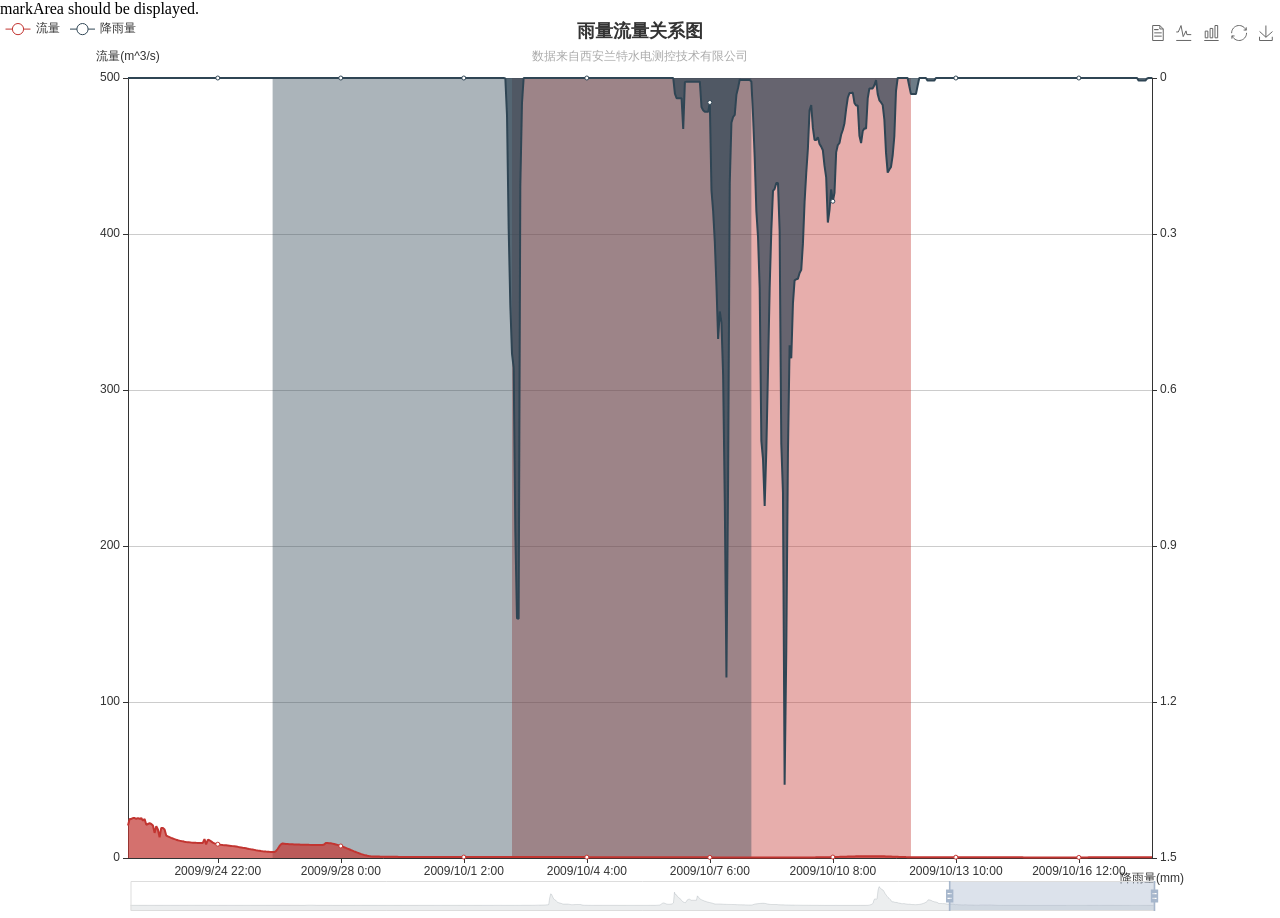
<file: incubator-echarts-4.6.0/test/area2.html>
<!--
Licensed to the Apache Software Foundation (ASF) under one
or more contributor license agreements.  See the NOTICE file
distributed with this work for additional information
regarding copyright ownership.  The ASF licenses this file
to you under the Apache License, Version 2.0 (the
"License"); you may not use this file except in compliance
with the License.  You may obtain a copy of the License at

   http://www.apache.org/licenses/LICENSE-2.0

Unless required by applicable law or agreed to in writing,
software distributed under the License is distributed on an
"AS IS" BASIS, WITHOUT WARRANTIES OR CONDITIONS OF ANY
KIND, either express or implied.  See the License for the
specific language governing permissions and limitations
under the License.
-->

<html>
    <head>
        <meta charset="utf-8">
        <script src="lib/esl.js"></script>
        <script src="lib/config.js"></script>
        <meta name="viewport" content="user-scalable=no,width=device-width,height=device-height">
    </head>
    <body>
        <style>
            html, body, #main {
                width: 100%;
                height: 100%;
                margin: 0;
            }
        </style>
        markArea should be displayed.
        <div id="main"></div>
        <script>

            require([
                'echarts'
                // 'echarts/chart/line',
                // 'echarts/component/legend',
                // 'echarts/component/grid',
                // 'echarts/component/tooltip',
                // 'echarts/component/title',
                // 'echarts/component/dataZoom'
            ], function (echarts) {

                var chart = echarts.init(document.getElementById('main'), null, {

                });

                var sampling = 'none';

                chart.setOption({
                    title : {
                        text: '雨量流量关系图',
                        subtext: '数据来自西安兰特水电测控技术有限公司',
                        x: 'center'
                    },
                    tooltip : {
                        trigger: 'axis',
                        formatter: function(params) {
                            return params[0].name + '<br/>'
                                + (
                                    params[0]
                                    ? params[0].seriesName + ' : ' + params[0].value + ' (m^3/s)<br/>'
                                    : ''
                                )
                                + (
                                    params[1]
                                    ? params[1].seriesName + ' : ' + -params[1].value + ' (mm)'
                                    : ''
                                );
                        },
                        axisPointer: {
                            animation: false
                        }
                    },
                    legend: {
                        data:['流量','降雨量'],
                        x: 'left'
                    },
                    toolbox: {
                        show : true,
                        feature : {
                            mark : {show: true},
                            dataView : {show: true, readOnly: false},
                            magicType : {show: true, type: ['line', 'bar']},
                            restore : {show: true},
                            saveAsImage : {show: true}
                        }
                    },
                    dataZoom: [
                        {
                            show: true,
                            realtime: true,
                            start: 80,
                            end: 100
                        },
                        {
                            type: 'inside',
                            show: true,
                            realtime: true,
                            start: 80,
                            end: 100
                        }
                    ],
                    xAxis : [
                        {
                            type : 'category',
                            boundaryGap : false,
                            axisLine: {onZero: false},
                            data : [
                                '2009/6/12 2:00', '2009/6/12 3:00', '2009/6/12 4:00', '2009/6/12 5:00', '2009/6/12 6:00', '2009/6/12 7:00', '2009/6/12 8:00', '2009/6/12 9:00', '2009/6/12 10:00', '2009/6/12 11:00', '2009/6/12 12:00', '2009/6/12 13:00', '2009/6/12 14:00', '2009/6/12 15:00', '2009/6/12 16:00', '2009/6/12 17:00', '2009/6/12 18:00', '2009/6/12 19:00', '2009/6/12 20:00', '2009/6/12 21:00', '2009/6/12 22:00', '2009/6/12 23:00',
                                '2009/6/13 0:00', '2009/6/13 1:00', '2009/6/13 2:00', '2009/6/13 3:00', '2009/6/13 4:00', '2009/6/13 5:00', '2009/6/13 6:00', '2009/6/13 7:00', '2009/6/13 8:00', '2009/6/13 9:00', '2009/6/13 10:00', '2009/6/13 11:00', '2009/6/13 12:00', '2009/6/13 13:00', '2009/6/13 14:00', '2009/6/13 15:00', '2009/6/13 16:00', '2009/6/13 17:00', '2009/6/13 18:00', '2009/6/13 19:00', '2009/6/13 20:00', '2009/6/13 21:00', '2009/6/13 22:00', '2009/6/13 23:00',
                                '2009/6/14 0:00', '2009/6/14 1:00', '2009/6/14 2:00', '2009/6/14 3:00', '2009/6/14 4:00', '2009/6/14 5:00', '2009/6/14 6:00', '2009/6/14 7:00', '2009/6/14 8:00', '2009/6/14 9:00', '2009/6/14 10:00', '2009/6/14 11:00', '2009/6/14 12:00', '2009/6/14 13:00', '2009/6/14 14:00', '2009/6/14 15:00', '2009/6/14 16:00', '2009/6/14 17:00', '2009/6/14 18:00', '2009/6/14 19:00', '2009/6/14 20:00', '2009/6/14 21:00', '2009/6/14 22:00', '2009/6/14 23:00',
                                '2009/6/15 0:00', '2009/6/15 1:00', '2009/6/15 2:00', '2009/6/15 3:00', '2009/6/15 4:00', '2009/6/15 5:00', '2009/6/15 6:00', '2009/6/15 7:00', '2009/6/15 8:00', '2009/6/15 9:00', '2009/6/15 10:00', '2009/6/15 11:00', '2009/6/15 12:00', '2009/6/15 13:00', '2009/6/15 14:00', '2009/6/15 15:00', '2009/6/15 16:00', '2009/6/15 17:00', '2009/6/15 18:00', '2009/6/15 19:00', '2009/6/15 20:00', '2009/6/15 21:00', '2009/6/15 22:00', '2009/6/15 23:00',
                                '2009/6/15 0:00', '2009/6/16 1:00', '2009/6/16 2:00', '2009/6/16 3:00', '2009/6/16 4:00', '2009/6/16 5:00', '2009/6/16 6:00', '2009/6/16 7:00', '2009/6/16 8:00', '2009/6/16 9:00', '2009/6/16 10:00', '2009/6/16 11:00', '2009/6/16 12:00', '2009/6/16 13:00', '2009/6/16 14:00', '2009/6/16 15:00', '2009/6/16 16:00', '2009/6/16 17:00', '2009/6/16 18:00', '2009/6/16 19:00', '2009/6/16 20:00', '2009/6/16 21:00', '2009/6/16 22:00', '2009/6/16 23:00',
                                '2009/6/15 0:00', '2009/6/17 1:00', '2009/6/17 2:00', '2009/6/17 3:00', '2009/6/17 4:00', '2009/6/17 5:00', '2009/6/17 6:00', '2009/6/17 7:00', '2009/6/17 8:00', '2009/6/17 9:00', '2009/6/17 10:00', '2009/6/17 11:00', '2009/6/17 12:00', '2009/6/17 13:00', '2009/6/17 14:00', '2009/6/17 15:00', '2009/6/17 16:00', '2009/6/17 17:00', '2009/6/17 18:00', '2009/6/17 19:00', '2009/6/17 20:00', '2009/6/17 21:00', '2009/6/17 22:00', '2009/6/17 23:00',
                                '2009/6/18 0:00', '2009/6/18 1:00', '2009/6/18 2:00', '2009/6/18 3:00', '2009/6/18 4:00', '2009/6/18 5:00', '2009/6/18 6:00', '2009/6/18 7:00', '2009/6/18 8:00', '2009/6/18 9:00', '2009/6/18 10:00', '2009/6/18 11:00', '2009/6/18 12:00', '2009/6/18 13:00', '2009/6/18 14:00', '2009/6/18 15:00', '2009/6/18 16:00', '2009/6/18 17:00', '2009/6/18 18:00', '2009/6/18 19:00', '2009/6/18 20:00', '2009/6/18 21:00', '2009/6/18 22:00', '2009/6/18 23:00',
                                '2009/6/15 0:00', '2009/6/19 1:00', '2009/6/19 2:00', '2009/6/19 3:00', '2009/6/19 4:00', '2009/6/19 5:00', '2009/6/19 6:00', '2009/6/19 7:00', '2009/6/19 8:00', '2009/6/19 9:00', '2009/6/19 10:00', '2009/6/19 11:00', '2009/6/19 12:00', '2009/6/19 13:00', '2009/6/19 14:00', '2009/6/19 15:00', '2009/6/19 16:00', '2009/6/19 17:00', '2009/6/19 18:00', '2009/6/19 19:00', '2009/6/19 20:00', '2009/6/19 21:00', '2009/6/19 22:00', '2009/6/19 23:00',
                                '2009/6/20 0:00', '2009/6/20 1:00', '2009/6/20 2:00', '2009/6/20 3:00', '2009/6/20 4:00', '2009/6/20 5:00', '2009/6/20 6:00', '2009/6/20 7:00', '2009/6/20 8:00', '2009/6/20 9:00', '2009/6/20 10:00', '2009/6/20 11:00', '2009/6/20 12:00', '2009/6/20 13:00', '2009/6/20 14:00', '2009/6/20 15:00', '2009/6/20 16:00', '2009/6/20 17:00', '2009/6/20 18:00', '2009/6/20 19:00', '2009/6/20 20:00', '2009/6/20 21:00', '2009/6/20 22:00', '2009/6/20 23:00',
                                '2009/6/21 0:00', '2009/6/21 1:00', '2009/6/21 2:00', '2009/6/21 3:00', '2009/6/21 4:00', '2009/6/21 5:00', '2009/6/21 6:00', '2009/6/21 7:00', '2009/6/21 8:00', '2009/6/21 9:00', '2009/6/21 10:00', '2009/6/21 11:00', '2009/6/21 12:00', '2009/6/21 13:00', '2009/6/21 14:00', '2009/6/21 15:00', '2009/6/21 16:00', '2009/6/21 17:00', '2009/6/21 18:00', '2009/6/21 19:00', '2009/6/21 20:00', '2009/6/21 21:00', '2009/6/21 22:00', '2009/6/21 23:00',
                                '2009/6/22 0:00', '2009/6/22 1:00', '2009/6/22 2:00', '2009/6/22 3:00', '2009/6/22 4:00', '2009/6/22 5:00', '2009/6/22 6:00', '2009/6/22 7:00', '2009/6/22 8:00', '2009/6/22 9:00', '2009/6/22 10:00', '2009/6/22 11:00', '2009/6/22 12:00', '2009/6/22 13:00', '2009/6/22 14:00', '2009/6/22 15:00', '2009/6/22 16:00', '2009/6/22 17:00', '2009/6/22 18:00', '2009/6/22 19:00', '2009/6/22 20:00', '2009/6/22 21:00', '2009/6/22 22:00', '2009/6/22 23:00',
                                '2009/6/23 0:00', '2009/6/23 1:00', '2009/6/23 2:00', '2009/6/23 3:00', '2009/6/23 4:00', '2009/6/23 5:00', '2009/6/23 6:00', '2009/6/23 7:00', '2009/6/23 8:00', '2009/6/23 9:00', '2009/6/23 10:00', '2009/6/23 11:00', '2009/6/23 12:00', '2009/6/23 13:00', '2009/6/23 14:00', '2009/6/23 15:00', '2009/6/23 16:00', '2009/6/23 17:00', '2009/6/23 18:00', '2009/6/23 19:00', '2009/6/23 20:00', '2009/6/23 21:00', '2009/6/23 22:00', '2009/6/23 23:00',
                                '2009/6/24 0:00', '2009/6/24 1:00', '2009/6/24 2:00', '2009/6/24 3:00', '2009/6/24 4:00', '2009/6/24 5:00', '2009/6/24 6:00', '2009/6/24 7:00', '2009/6/24 8:00', '2009/6/24 9:00', '2009/6/24 10:00', '2009/6/24 11:00', '2009/6/24 12:00', '2009/6/24 13:00', '2009/6/24 14:00', '2009/6/24 15:00', '2009/6/24 16:00', '2009/6/24 17:00', '2009/6/24 18:00', '2009/6/24 19:00', '2009/6/24 20:00', '2009/6/24 21:00', '2009/6/24 22:00', '2009/6/24 23:00',
                                '2009/6/25 0:00', '2009/6/25 1:00', '2009/6/25 2:00', '2009/6/25 3:00', '2009/6/25 4:00', '2009/6/25 5:00', '2009/6/25 6:00', '2009/6/25 7:00', '2009/6/25 8:00', '2009/6/25 9:00', '2009/6/25 10:00', '2009/6/25 11:00', '2009/6/25 12:00', '2009/6/25 13:00', '2009/6/25 14:00', '2009/6/25 15:00', '2009/6/25 16:00', '2009/6/25 17:00', '2009/6/25 18:00', '2009/6/25 19:00', '2009/6/25 20:00', '2009/6/25 21:00', '2009/6/25 22:00', '2009/6/25 23:00',
                                '2009/6/26 0:00', '2009/6/26 1:00', '2009/6/26 2:00', '2009/6/26 3:00', '2009/6/26 4:00', '2009/6/26 5:00', '2009/6/26 6:00', '2009/6/26 7:00', '2009/6/26 8:00', '2009/6/26 9:00', '2009/6/26 10:00', '2009/6/26 11:00', '2009/6/26 12:00', '2009/6/26 13:00', '2009/6/26 14:00', '2009/6/26 15:00', '2009/6/26 16:00', '2009/6/26 17:00', '2009/6/26 18:00', '2009/6/26 19:00', '2009/6/26 20:00', '2009/6/26 21:00', '2009/6/26 22:00', '2009/6/26 23:00',
                                '2009/6/27 0:00', '2009/6/27 1:00', '2009/6/27 2:00', '2009/6/27 3:00', '2009/6/27 4:00', '2009/6/27 5:00', '2009/6/27 6:00', '2009/6/27 7:00', '2009/6/27 8:00', '2009/6/27 9:00', '2009/6/27 10:00', '2009/6/27 11:00', '2009/6/27 12:00', '2009/6/27 13:00', '2009/6/27 14:00', '2009/6/27 15:00', '2009/6/27 16:00', '2009/6/27 17:00', '2009/6/27 18:00', '2009/6/27 19:00', '2009/6/27 20:00', '2009/6/27 21:00', '2009/6/27 22:00', '2009/6/27 23:00',
                                '2009/6/28 0:00', '2009/6/28 1:00', '2009/6/28 2:00', '2009/6/28 3:00', '2009/6/28 4:00', '2009/6/28 5:00', '2009/6/28 6:00', '2009/6/28 7:00', '2009/6/28 8:00', '2009/6/28 9:00', '2009/6/28 10:00', '2009/6/28 11:00', '2009/6/28 12:00', '2009/6/28 13:00', '2009/6/28 14:00', '2009/6/28 15:00', '2009/6/28 16:00', '2009/6/28 17:00', '2009/6/28 18:00', '2009/6/28 19:00', '2009/6/28 20:00', '2009/6/28 21:00', '2009/6/28 22:00', '2009/6/28 23:00',
                                '2009/6/29 0:00', '2009/6/29 1:00', '2009/6/29 2:00', '2009/6/29 3:00', '2009/6/29 4:00', '2009/6/29 5:00', '2009/6/29 6:00', '2009/6/29 7:00', '2009/6/29 8:00', '2009/6/29 9:00', '2009/6/29 10:00', '2009/6/29 11:00', '2009/6/29 12:00', '2009/6/29 13:00', '2009/6/29 14:00', '2009/6/29 15:00', '2009/6/29 16:00', '2009/6/29 17:00', '2009/6/29 18:00', '2009/6/29 19:00', '2009/6/29 20:00', '2009/6/29 21:00', '2009/6/29 22:00', '2009/6/29 23:00',
                                '2009/6/30 0:00', '2009/6/30 1:00', '2009/6/30 2:00', '2009/6/30 3:00', '2009/6/30 4:00', '2009/6/30 5:00', '2009/6/30 6:00', '2009/6/30 7:00', '2009/6/30 8:00', '2009/6/30 9:00', '2009/6/30 10:00', '2009/6/30 11:00', '2009/6/30 12:00', '2009/6/30 13:00', '2009/6/30 14:00', '2009/6/30 15:00', '2009/6/30 16:00', '2009/6/30 17:00', '2009/6/30 18:00', '2009/6/30 19:00', '2009/6/30 20:00', '2009/6/30 21:00', '2009/6/30 22:00', '2009/6/30 23:00',
                                '2009/7/1 0:00', '2009/7/1 1:00', '2009/7/1 2:00', '2009/7/1 3:00', '2009/7/1 4:00', '2009/7/1 5:00', '2009/7/1 6:00', '2009/7/1 7:00', '2009/7/1 8:00', '2009/7/1 9:00', '2009/7/1 10:00', '2009/7/1 11:00', '2009/7/1 12:00', '2009/7/1 13:00', '2009/7/1 14:00', '2009/7/1 15:00', '2009/7/1 16:00', '2009/7/1 17:00', '2009/7/1 18:00', '2009/7/1 19:00', '2009/7/1 20:00', '2009/7/1 21:00', '2009/7/1 22:00', '2009/7/1 23:00',
                                '2009/7/2 0:00', '2009/7/2 1:00', '2009/7/2 2:00', '2009/7/2 3:00', '2009/7/2 4:00', '2009/7/2 5:00', '2009/7/2 6:00', '2009/7/2 7:00', '2009/7/2 8:00', '2009/7/2 9:00', '2009/7/2 10:00', '2009/7/2 11:00', '2009/7/2 12:00', '2009/7/2 13:00', '2009/7/2 14:00', '2009/7/2 15:00', '2009/7/2 16:00', '2009/7/2 17:00', '2009/7/2 18:00', '2009/7/2 19:00', '2009/7/2 20:00', '2009/7/2 21:00', '2009/7/2 22:00', '2009/7/2 23:00',
                                '2009/7/3 0:00', '2009/7/3 1:00', '2009/7/3 2:00', '2009/7/3 3:00', '2009/7/3 4:00', '2009/7/3 5:00', '2009/7/3 6:00', '2009/7/3 7:00', '2009/7/3 8:00', '2009/7/3 9:00', '2009/7/3 10:00', '2009/7/3 11:00', '2009/7/3 12:00', '2009/7/3 13:00', '2009/7/3 14:00', '2009/7/3 15:00', '2009/7/3 16:00', '2009/7/3 17:00', '2009/7/3 18:00', '2009/7/3 19:00', '2009/7/3 20:00', '2009/7/3 21:00', '2009/7/3 22:00', '2009/7/3 23:00',
                                '2009/7/4 0:00', '2009/7/4 1:00', '2009/7/4 2:00', '2009/7/4 3:00', '2009/7/4 4:00', '2009/7/4 5:00', '2009/7/4 6:00', '2009/7/4 7:00', '2009/7/4 8:00', '2009/7/4 9:00', '2009/7/4 10:00', '2009/7/4 11:00', '2009/7/4 12:00', '2009/7/4 13:00', '2009/7/4 14:00', '2009/7/4 15:00', '2009/7/4 16:00', '2009/7/4 17:00', '2009/7/4 18:00', '2009/7/4 19:00', '2009/7/4 20:00', '2009/7/4 21:00', '2009/7/4 22:00', '2009/7/4 23:00',
                                '2009/7/5 0:00', '2009/7/5 1:00', '2009/7/5 2:00', '2009/7/5 3:00', '2009/7/5 4:00', '2009/7/5 5:00', '2009/7/5 6:00', '2009/7/5 7:00', '2009/7/5 8:00', '2009/7/5 9:00', '2009/7/5 10:00', '2009/7/5 11:00', '2009/7/5 12:00', '2009/7/5 13:00', '2009/7/5 14:00', '2009/7/5 15:00', '2009/7/5 16:00', '2009/7/5 17:00', '2009/7/5 18:00', '2009/7/5 19:00', '2009/7/5 20:00', '2009/7/5 21:00', '2009/7/5 22:00', '2009/7/5 23:00',
                                '2009/7/6 0:00', '2009/7/6 1:00', '2009/7/6 2:00', '2009/7/6 3:00', '2009/7/6 4:00', '2009/7/6 5:00', '2009/7/6 6:00', '2009/7/6 7:00', '2009/7/6 8:00', '2009/7/6 9:00', '2009/7/6 10:00', '2009/7/6 11:00', '2009/7/6 12:00', '2009/7/6 13:00', '2009/7/6 14:00', '2009/7/6 15:00', '2009/7/6 16:00', '2009/7/6 17:00', '2009/7/6 18:00', '2009/7/6 19:00', '2009/7/6 20:00', '2009/7/6 21:00', '2009/7/6 22:00', '2009/7/6 23:00',
                                '2009/7/7 0:00', '2009/7/7 1:00', '2009/7/7 2:00', '2009/7/7 3:00', '2009/7/7 4:00', '2009/7/7 5:00', '2009/7/7 6:00', '2009/7/7 7:00', '2009/7/7 8:00', '2009/7/7 9:00', '2009/7/7 10:00', '2009/7/7 11:00', '2009/7/7 12:00', '2009/7/7 13:00', '2009/7/7 14:00', '2009/7/7 15:00', '2009/7/7 16:00', '2009/7/7 17:00', '2009/7/7 18:00', '2009/7/7 19:00', '2009/7/7 20:00', '2009/7/7 21:00', '2009/7/7 22:00', '2009/7/7 23:00',
                                '2009/7/8 0:00', '2009/7/8 1:00', '2009/7/8 2:00', '2009/7/8 3:00', '2009/7/8 4:00', '2009/7/8 5:00', '2009/7/8 6:00', '2009/7/8 7:00', '2009/7/8 8:00', '2009/7/8 9:00', '2009/7/8 10:00', '2009/7/8 11:00', '2009/7/8 12:00', '2009/7/8 13:00', '2009/7/8 14:00', '2009/7/8 15:00', '2009/7/8 16:00', '2009/7/8 17:00', '2009/7/8 18:00', '2009/7/8 19:00', '2009/7/8 20:00', '2009/7/8 21:00', '2009/7/8 22:00', '2009/7/8 23:00',
                                '2009/7/9 0:00', '2009/7/9 1:00', '2009/7/9 2:00', '2009/7/9 3:00', '2009/7/9 4:00', '2009/7/9 5:00', '2009/7/9 6:00', '2009/7/9 7:00', '2009/7/9 8:00', '2009/7/9 9:00', '2009/7/9 10:00', '2009/7/9 11:00', '2009/7/9 12:00', '2009/7/9 13:00', '2009/7/9 14:00', '2009/7/9 15:00', '2009/7/9 16:00', '2009/7/9 17:00', '2009/7/9 18:00', '2009/7/9 19:00', '2009/7/9 20:00', '2009/7/9 21:00', '2009/7/9 22:00', '2009/7/9 23:00',
                                '2009/7/10 0:00', '2009/7/10 1:00', '2009/7/10 2:00', '2009/7/10 3:00', '2009/7/10 4:00', '2009/7/10 5:00', '2009/7/10 6:00', '2009/7/10 7:00', '2009/7/10 8:00', '2009/7/10 9:00', '2009/7/10 10:00', '2009/7/10 11:00', '2009/7/10 12:00', '2009/7/10 13:00', '2009/7/10 14:00', '2009/7/10 15:00', '2009/7/10 16:00', '2009/7/10 17:00', '2009/7/10 18:00', '2009/7/10 19:00', '2009/7/10 20:00', '2009/7/10 21:00', '2009/7/10 22:00', '2009/7/10 23:00',
                                '2009/7/11 0:00', '2009/7/11 1:00', '2009/7/11 2:00', '2009/7/11 3:00', '2009/7/11 4:00', '2009/7/11 5:00', '2009/7/11 6:00', '2009/7/11 7:00', '2009/7/11 8:00', '2009/7/11 9:00', '2009/7/11 10:00', '2009/7/11 11:00', '2009/7/11 12:00', '2009/7/11 13:00', '2009/7/11 14:00', '2009/7/11 15:00', '2009/7/11 16:00', '2009/7/11 17:00', '2009/7/11 18:00', '2009/7/11 19:00', '2009/7/11 20:00', '2009/7/11 21:00', '2009/7/11 22:00', '2009/7/11 23:00',
                                '2009/7/12 0:00', '2009/7/12 1:00', '2009/7/12 2:00', '2009/7/12 3:00', '2009/7/12 4:00', '2009/7/12 5:00', '2009/7/12 6:00', '2009/7/12 7:00', '2009/7/12 8:00', '2009/7/12 9:00', '2009/7/12 10:00', '2009/7/12 11:00', '2009/7/12 12:00', '2009/7/12 13:00', '2009/7/12 14:00', '2009/7/12 15:00', '2009/7/12 16:00', '2009/7/12 17:00', '2009/7/12 18:00', '2009/7/12 19:00', '2009/7/12 20:00', '2009/7/12 21:00', '2009/7/12 22:00', '2009/7/12 23:00',
                                '2009/7/13 0:00', '2009/7/13 1:00', '2009/7/13 2:00', '2009/7/13 3:00', '2009/7/13 4:00', '2009/7/13 5:00', '2009/7/13 6:00', '2009/7/13 7:00', '2009/7/13 8:00', '2009/7/13 9:00', '2009/7/13 10:00', '2009/7/13 11:00', '2009/7/13 12:00', '2009/7/13 13:00', '2009/7/13 14:00', '2009/7/13 15:00', '2009/7/13 16:00', '2009/7/13 17:00', '2009/7/13 18:00', '2009/7/13 19:00', '2009/7/13 20:00', '2009/7/13 21:00', '2009/7/13 22:00', '2009/7/13 23:00',
                                '2009/7/14 0:00', '2009/7/14 1:00', '2009/7/14 2:00', '2009/7/14 3:00', '2009/7/14 4:00', '2009/7/14 5:00', '2009/7/14 6:00', '2009/7/14 7:00', '2009/7/14 8:00', '2009/7/14 9:00', '2009/7/14 10:00', '2009/7/14 11:00', '2009/7/14 12:00', '2009/7/14 13:00', '2009/7/14 14:00', '2009/7/14 15:00', '2009/7/14 16:00', '2009/7/14 17:00', '2009/7/14 18:00', '2009/7/14 19:00', '2009/7/14 20:00', '2009/7/14 21:00', '2009/7/14 22:00', '2009/7/14 23:00',
                                '2009/7/15 0:00', '2009/7/15 1:00', '2009/7/15 2:00', '2009/7/15 3:00', '2009/7/15 4:00', '2009/7/15 5:00', '2009/7/15 6:00', '2009/7/15 7:00', '2009/7/15 8:00', '2009/7/15 9:00', '2009/7/15 10:00', '2009/7/15 11:00', '2009/7/15 12:00', '2009/7/15 13:00', '2009/7/15 14:00', '2009/7/15 15:00', '2009/7/15 16:00', '2009/7/15 17:00', '2009/7/15 18:00', '2009/7/15 19:00', '2009/7/15 20:00', '2009/7/15 21:00', '2009/7/15 22:00', '2009/7/15 23:00',
                                '2009/7/16 0:00', '2009/7/16 1:00', '2009/7/16 2:00', '2009/7/16 3:00', '2009/7/16 4:00', '2009/7/16 5:00', '2009/7/16 6:00', '2009/7/16 7:00', '2009/7/16 8:00', '2009/7/16 9:00', '2009/7/16 10:00', '2009/7/16 11:00', '2009/7/16 12:00', '2009/7/16 13:00', '2009/7/16 14:00', '2009/7/16 15:00', '2009/7/16 16:00', '2009/7/16 17:00', '2009/7/16 18:00', '2009/7/16 19:00', '2009/7/16 20:00', '2009/7/16 21:00', '2009/7/16 22:00', '2009/7/16 23:00',
                                '2009/7/17 0:00', '2009/7/17 1:00', '2009/7/17 2:00', '2009/7/17 3:00', '2009/7/17 4:00', '2009/7/17 5:00', '2009/7/17 6:00', '2009/7/17 7:00', '2009/7/17 8:00', '2009/7/17 9:00', '2009/7/17 10:00', '2009/7/17 11:00', '2009/7/17 12:00', '2009/7/17 13:00', '2009/7/17 14:00', '2009/7/17 15:00', '2009/7/17 16:00', '2009/7/17 17:00', '2009/7/17 18:00', '2009/7/17 19:00', '2009/7/17 20:00', '2009/7/17 21:00', '2009/7/17 22:00', '2009/7/17 23:00',
                                '2009/7/18 0:00', '2009/7/18 1:00', '2009/7/18 2:00', '2009/7/18 3:00', '2009/7/18 4:00', '2009/7/18 5:00', '2009/7/18 6:00', '2009/7/18 7:00', '2009/7/18 8:00', '2009/7/18 9:00', '2009/7/18 10:00', '2009/7/18 11:00', '2009/7/18 12:00', '2009/7/18 13:00', '2009/7/18 14:00', '2009/7/18 15:00', '2009/7/18 16:00', '2009/7/18 17:00', '2009/7/18 18:00', '2009/7/18 19:00', '2009/7/18 20:00', '2009/7/18 21:00', '2009/7/18 22:00', '2009/7/18 23:00',
                                '2009/7/19 0:00', '2009/7/19 1:00', '2009/7/19 2:00', '2009/7/19 3:00', '2009/7/19 4:00', '2009/7/19 5:00', '2009/7/19 6:00', '2009/7/19 7:00', '2009/7/19 8:00', '2009/7/19 9:00', '2009/7/19 10:00', '2009/7/19 11:00', '2009/7/19 12:00', '2009/7/19 13:00', '2009/7/19 14:00', '2009/7/19 15:00', '2009/7/19 16:00', '2009/7/19 17:00', '2009/7/19 18:00', '2009/7/19 19:00', '2009/7/19 20:00', '2009/7/19 21:00', '2009/7/19 22:00', '2009/7/19 23:00',
                                '2009/7/20 0:00', '2009/7/20 1:00', '2009/7/20 2:00', '2009/7/20 3:00', '2009/7/20 4:00', '2009/7/20 5:00', '2009/7/20 6:00', '2009/7/20 7:00', '2009/7/20 8:00', '2009/7/20 9:00', '2009/7/20 10:00', '2009/7/20 11:00', '2009/7/20 12:00', '2009/7/20 13:00', '2009/7/20 14:00', '2009/7/20 15:00', '2009/7/20 16:00', '2009/7/20 17:00', '2009/7/20 18:00', '2009/7/20 19:00', '2009/7/20 20:00', '2009/7/20 21:00', '2009/7/20 22:00', '2009/7/20 23:00',
                                '2009/7/21 0:00', '2009/7/21 1:00', '2009/7/21 2:00', '2009/7/21 3:00', '2009/7/21 4:00', '2009/7/21 5:00', '2009/7/21 6:00', '2009/7/21 7:00', '2009/7/21 8:00', '2009/7/21 9:00', '2009/7/21 10:00', '2009/7/21 11:00', '2009/7/21 12:00', '2009/7/21 13:00', '2009/7/21 14:00', '2009/7/21 15:00', '2009/7/21 16:00', '2009/7/21 17:00', '2009/7/21 18:00', '2009/7/21 19:00', '2009/7/21 20:00', '2009/7/21 21:00', '2009/7/21 22:00', '2009/7/21 23:00',
                                '2009/7/22 0:00', '2009/7/22 1:00', '2009/7/22 2:00', '2009/7/22 3:00', '2009/7/22 4:00', '2009/7/22 5:00', '2009/7/22 6:00', '2009/7/22 7:00', '2009/7/22 8:00', '2009/7/22 9:00', '2009/7/22 10:00', '2009/7/22 11:00', '2009/7/22 12:00', '2009/7/22 13:00', '2009/7/22 14:00', '2009/7/22 15:00', '2009/7/22 16:00', '2009/7/22 17:00', '2009/7/22 18:00', '2009/7/22 19:00', '2009/7/22 20:00', '2009/7/22 21:00', '2009/7/22 22:00', '2009/7/22 23:00',
                                '2009/7/23 0:00', '2009/7/23 1:00', '2009/7/23 2:00', '2009/7/23 3:00', '2009/7/23 4:00', '2009/7/23 5:00', '2009/7/23 6:00', '2009/7/23 7:00', '2009/7/23 8:00', '2009/7/23 9:00', '2009/7/23 10:00', '2009/7/23 11:00', '2009/7/23 12:00', '2009/7/23 13:00', '2009/7/23 14:00', '2009/7/23 15:00', '2009/7/23 16:00', '2009/7/23 17:00', '2009/7/23 18:00', '2009/7/23 19:00', '2009/7/23 20:00', '2009/7/23 21:00', '2009/7/23 22:00', '2009/7/23 23:00',
                                '2009/7/24 0:00', '2009/7/24 1:00', '2009/7/24 2:00', '2009/7/24 3:00', '2009/7/24 4:00', '2009/7/24 5:00', '2009/7/24 6:00', '2009/7/24 7:00', '2009/7/24 8:00', '2009/7/24 9:00', '2009/7/24 10:00', '2009/7/24 11:00', '2009/7/24 12:00', '2009/7/24 13:00', '2009/7/24 14:00', '2009/7/24 15:00', '2009/7/24 16:00', '2009/7/24 17:00', '2009/7/24 18:00', '2009/7/24 19:00', '2009/7/24 20:00', '2009/7/24 21:00', '2009/7/24 22:00', '2009/7/24 23:00',
                                '2009/7/25 0:00', '2009/7/25 1:00', '2009/7/25 2:00', '2009/7/25 3:00', '2009/7/25 4:00', '2009/7/25 5:00', '2009/7/25 6:00', '2009/7/25 7:00', '2009/7/25 8:00', '2009/7/25 9:00', '2009/7/25 10:00', '2009/7/25 11:00', '2009/7/25 12:00', '2009/7/25 13:00', '2009/7/25 14:00', '2009/7/25 15:00', '2009/7/25 16:00', '2009/7/25 17:00', '2009/7/25 18:00', '2009/7/25 19:00', '2009/7/25 20:00', '2009/7/25 21:00', '2009/7/25 22:00', '2009/7/25 23:00',
                                '2009/7/26 0:00', '2009/7/26 1:00', '2009/7/26 2:00', '2009/7/26 3:00', '2009/7/26 4:00', '2009/7/26 5:00', '2009/7/26 6:00', '2009/7/26 7:00', '2009/7/26 8:00', '2009/7/26 9:00', '2009/7/26 10:00', '2009/7/26 11:00', '2009/7/26 12:00', '2009/7/26 13:00', '2009/7/26 14:00', '2009/7/26 15:00', '2009/7/26 16:00', '2009/7/26 17:00', '2009/7/26 18:00', '2009/7/26 19:00', '2009/7/26 20:00', '2009/7/26 21:00', '2009/7/26 22:00', '2009/7/26 23:00',
                                '2009/7/27 0:00', '2009/7/27 1:00', '2009/7/27 2:00', '2009/7/27 3:00', '2009/7/27 4:00', '2009/7/27 5:00', '2009/7/27 6:00', '2009/7/27 7:00', '2009/7/27 8:00', '2009/7/27 9:00', '2009/7/27 10:00', '2009/7/27 11:00', '2009/7/27 12:00', '2009/7/27 13:00', '2009/7/27 14:00', '2009/7/27 15:00', '2009/7/27 16:00', '2009/7/27 17:00', '2009/7/27 18:00', '2009/7/27 19:00', '2009/7/27 20:00', '2009/7/27 21:00', '2009/7/27 22:00', '2009/7/27 23:00',
                                '2009/7/28 0:00', '2009/7/28 1:00', '2009/7/28 2:00', '2009/7/28 3:00', '2009/7/28 4:00', '2009/7/28 5:00', '2009/7/28 6:00', '2009/7/28 7:00', '2009/7/28 8:00', '2009/7/28 9:00', '2009/7/28 10:00', '2009/7/28 11:00', '2009/7/28 12:00', '2009/7/28 13:00', '2009/7/28 14:00', '2009/7/28 15:00', '2009/7/28 16:00', '2009/7/28 17:00', '2009/7/28 18:00', '2009/7/28 19:00', '2009/7/28 20:00', '2009/7/28 21:00', '2009/7/28 22:00', '2009/7/28 23:00',
                                '2009/7/29 0:00', '2009/7/29 1:00', '2009/7/29 2:00', '2009/7/29 3:00', '2009/7/29 4:00', '2009/7/29 5:00', '2009/7/29 6:00', '2009/7/29 7:00', '2009/7/29 8:00', '2009/7/29 9:00', '2009/7/29 10:00', '2009/7/29 11:00', '2009/7/29 12:00', '2009/7/29 13:00', '2009/7/29 14:00', '2009/7/29 15:00', '2009/7/29 16:00', '2009/7/29 17:00', '2009/7/29 18:00', '2009/7/29 19:00', '2009/7/29 20:00', '2009/7/29 21:00', '2009/7/29 22:00', '2009/7/29 23:00',
                                '2009/7/30 0:00', '2009/7/30 1:00', '2009/7/30 2:00', '2009/7/30 3:00', '2009/7/30 4:00', '2009/7/30 5:00', '2009/7/30 6:00', '2009/7/30 7:00', '2009/7/30 8:00', '2009/7/30 9:00', '2009/7/30 10:00', '2009/7/30 11:00', '2009/7/30 12:00', '2009/7/30 13:00', '2009/7/30 14:00', '2009/7/30 15:00', '2009/7/30 16:00', '2009/7/30 17:00', '2009/7/30 18:00', '2009/7/30 19:00', '2009/7/30 20:00', '2009/7/30 21:00', '2009/7/30 22:00', '2009/7/30 23:00',
                                '2009/7/31 0:00', '2009/7/31 1:00', '2009/7/31 2:00', '2009/7/31 3:00', '2009/7/31 4:00', '2009/7/31 5:00', '2009/7/31 6:00', '2009/7/31 7:00', '2009/7/31 8:00', '2009/7/31 9:00', '2009/7/31 10:00', '2009/7/31 11:00', '2009/7/31 12:00', '2009/7/31 13:00', '2009/7/31 14:00', '2009/7/31 15:00', '2009/7/31 16:00', '2009/7/31 17:00', '2009/7/31 18:00', '2009/7/31 19:00', '2009/7/31 20:00', '2009/7/31 21:00', '2009/7/31 22:00', '2009/7/31 23:00',
                                '2009/8/1 0:00', '2009/8/1 1:00', '2009/8/1 2:00', '2009/8/1 3:00', '2009/8/1 4:00', '2009/8/1 5:00', '2009/8/1 6:00', '2009/8/1 7:00', '2009/8/1 8:00', '2009/8/1 9:00', '2009/8/1 10:00', '2009/8/1 11:00', '2009/8/1 12:00', '2009/8/1 13:00', '2009/8/1 14:00', '2009/8/1 15:00', '2009/8/1 16:00', '2009/8/1 17:00', '2009/8/1 18:00', '2009/8/1 19:00', '2009/8/1 20:00', '2009/8/1 21:00', '2009/8/1 22:00', '2009/8/1 23:00', '2009/8/2 0:00', '2009/8/2 1:00', '2009/8/2 2:00', '2009/8/2 3:00', '2009/8/2 4:00', '2009/8/2 5:00', '2009/8/2 6:00', '2009/8/2 7:00', '2009/8/2 8:00', '2009/8/2 9:00', '2009/8/2 10:00', '2009/8/2 11:00', '2009/8/2 12:00', '2009/8/2 13:00', '2009/8/2 14:00', '2009/8/2 15:00', '2009/8/2 16:00', '2009/8/2 17:00', '2009/8/2 18:00', '2009/8/2 19:00', '2009/8/2 20:00', '2009/8/2 21:00', '2009/8/2 22:00', '2009/8/2 23:00', '2009/8/3 0:00', '2009/8/3 1:00', '2009/8/3 2:00', '2009/8/3 3:00', '2009/8/3 4:00', '2009/8/3 5:00', '2009/8/3 6:00', '2009/8/3 7:00', '2009/8/3 8:00', '2009/8/3 9:00', '2009/8/3 10:00', '2009/8/3 11:00', '2009/8/3 12:00', '2009/8/3 13:00', '2009/8/3 14:00', '2009/8/3 15:00', '2009/8/3 16:00', '2009/8/3 17:00', '2009/8/3 18:00', '2009/8/3 19:00', '2009/8/3 20:00', '2009/8/3 21:00', '2009/8/3 22:00', '2009/8/3 23:00', '2009/8/4 0:00', '2009/8/4 1:00', '2009/8/4 2:00', '2009/8/4 3:00', '2009/8/4 4:00', '2009/8/4 5:00', '2009/8/4 6:00', '2009/8/4 7:00', '2009/8/4 8:00', '2009/8/4 9:00', '2009/8/4 10:00', '2009/8/4 11:00', '2009/8/4 12:00', '2009/8/4 13:00', '2009/8/4 14:00', '2009/8/4 15:00', '2009/8/4 16:00', '2009/8/4 17:00', '2009/8/4 18:00', '2009/8/4 19:00', '2009/8/4 20:00', '2009/8/4 21:00', '2009/8/4 22:00', '2009/8/4 23:00', '2009/8/5 0:00', '2009/8/5 1:00', '2009/8/5 2:00', '2009/8/5 3:00', '2009/8/5 4:00', '2009/8/5 5:00', '2009/8/5 6:00', '2009/8/5 7:00', '2009/8/5 8:00', '2009/8/5 9:00', '2009/8/5 10:00', '2009/8/5 11:00', '2009/8/5 12:00', '2009/8/5 13:00', '2009/8/5 14:00', '2009/8/5 15:00', '2009/8/5 16:00', '2009/8/5 17:00', '2009/8/5 18:00', '2009/8/5 19:00', '2009/8/5 20:00', '2009/8/5 21:00', '2009/8/5 22:00', '2009/8/5 23:00', '2009/8/6 0:00', '2009/8/6 1:00', '2009/8/6 2:00', '2009/8/6 3:00', '2009/8/6 4:00', '2009/8/6 5:00', '2009/8/6 6:00', '2009/8/6 7:00', '2009/8/6 8:00', '2009/8/6 9:00', '2009/8/6 10:00', '2009/8/6 11:00', '2009/8/6 12:00', '2009/8/6 13:00', '2009/8/6 14:00', '2009/8/6 15:00', '2009/8/6 16:00', '2009/8/6 17:00', '2009/8/6 18:00', '2009/8/6 19:00', '2009/8/6 20:00', '2009/8/6 21:00', '2009/8/6 22:00', '2009/8/6 23:00', '2009/8/7 0:00', '2009/8/7 1:00', '2009/8/7 2:00', '2009/8/7 3:00', '2009/8/7 4:00', '2009/8/7 5:00', '2009/8/7 6:00', '2009/8/7 7:00', '2009/8/7 8:00', '2009/8/7 9:00', '2009/8/7 10:00', '2009/8/7 11:00', '2009/8/7 12:00', '2009/8/7 13:00', '2009/8/7 14:00', '2009/8/7 15:00', '2009/8/7 16:00', '2009/8/7 17:00', '2009/8/7 18:00', '2009/8/7 19:00', '2009/8/7 20:00', '2009/8/7 21:00', '2009/8/7 22:00', '2009/8/7 23:00', '2009/8/8 0:00', '2009/8/8 1:00', '2009/8/8 2:00', '2009/8/8 3:00', '2009/8/8 4:00', '2009/8/8 5:00', '2009/8/8 6:00', '2009/8/8 7:00', '2009/8/8 8:00', '2009/8/8 9:00', '2009/8/8 10:00', '2009/8/8 11:00', '2009/8/8 12:00', '2009/8/8 13:00', '2009/8/8 14:00', '2009/8/8 15:00', '2009/8/8 16:00', '2009/8/8 17:00', '2009/8/8 18:00', '2009/8/8 19:00', '2009/8/8 20:00', '2009/8/8 21:00', '2009/8/8 22:00', '2009/8/8 23:00', '2009/8/9 0:00', '2009/8/9 1:00', '2009/8/9 2:00', '2009/8/9 3:00', '2009/8/9 4:00', '2009/8/9 5:00', '2009/8/9 6:00', '2009/8/9 7:00', '2009/8/9 8:00', '2009/8/9 9:00', '2009/8/9 10:00', '2009/8/9 11:00', '2009/8/9 12:00', '2009/8/9 13:00', '2009/8/9 14:00', '2009/8/9 15:00', '2009/8/9 16:00', '2009/8/9 17:00', '2009/8/9 18:00', '2009/8/9 19:00', '2009/8/9 20:00', '2009/8/9 21:00', '2009/8/9 22:00', '2009/8/9 23:00', '2009/8/10 0:00', '2009/8/10 1:00', '2009/8/10 2:00', '2009/8/10 3:00', '2009/8/10 4:00', '2009/8/10 5:00', '2009/8/10 6:00', '2009/8/10 7:00', '2009/8/10 8:00', '2009/8/10 9:00', '2009/8/10 10:00', '2009/8/10 11:00', '2009/8/10 12:00', '2009/8/10 13:00', '2009/8/10 14:00', '2009/8/10 15:00', '2009/8/10 16:00', '2009/8/10 17:00', '2009/8/10 18:00', '2009/8/10 19:00', '2009/8/10 20:00', '2009/8/10 21:00', '2009/8/10 22:00', '2009/8/10 23:00', '2009/8/11 0:00', '2009/8/11 1:00', '2009/8/11 2:00', '2009/8/11 3:00', '2009/8/11 4:00', '2009/8/11 5:00', '2009/8/11 6:00', '2009/8/11 7:00', '2009/8/11 8:00', '2009/8/11 9:00', '2009/8/11 10:00', '2009/8/11 11:00', '2009/8/11 12:00', '2009/8/11 13:00', '2009/8/11 14:00', '2009/8/11 15:00', '2009/8/11 16:00', '2009/8/11 17:00', '2009/8/11 18:00', '2009/8/11 19:00', '2009/8/11 20:00', '2009/8/11 21:00', '2009/8/11 22:00', '2009/8/11 23:00', '2009/8/12 0:00', '2009/8/12 1:00', '2009/8/12 2:00', '2009/8/12 3:00', '2009/8/12 4:00', '2009/8/12 5:00', '2009/8/12 6:00', '2009/8/12 7:00', '2009/8/12 8:00', '2009/8/12 9:00', '2009/8/12 10:00', '2009/8/12 11:00', '2009/8/12 12:00', '2009/8/12 13:00', '2009/8/12 14:00', '2009/8/12 15:00', '2009/8/12 16:00', '2009/8/12 17:00', '2009/8/12 18:00', '2009/8/12 19:00', '2009/8/12 20:00', '2009/8/12 21:00', '2009/8/12 22:00', '2009/8/12 23:00', '2009/8/13 0:00', '2009/8/13 1:00', '2009/8/13 2:00', '2009/8/13 3:00', '2009/8/13 4:00', '2009/8/13 5:00', '2009/8/13 6:00', '2009/8/13 7:00', '2009/8/13 8:00', '2009/8/13 9:00', '2009/8/13 10:00', '2009/8/13 11:00', '2009/8/13 12:00', '2009/8/13 13:00', '2009/8/13 14:00', '2009/8/13 15:00', '2009/8/13 16:00', '2009/8/13 17:00', '2009/8/13 18:00', '2009/8/13 19:00', '2009/8/13 20:00', '2009/8/13 21:00', '2009/8/13 22:00', '2009/8/13 23:00', '2009/8/14 0:00', '2009/8/14 1:00', '2009/8/14 2:00', '2009/8/14 3:00', '2009/8/14 4:00', '2009/8/14 5:00', '2009/8/14 6:00', '2009/8/14 7:00', '2009/8/14 8:00', '2009/8/14 9:00', '2009/8/14 10:00', '2009/8/14 11:00', '2009/8/14 12:00', '2009/8/14 13:00', '2009/8/14 14:00', '2009/8/14 15:00', '2009/8/14 16:00', '2009/8/14 17:00', '2009/8/14 18:00', '2009/8/14 19:00', '2009/8/14 20:00', '2009/8/14 21:00', '2009/8/14 22:00', '2009/8/14 23:00', '2009/8/15 0:00', '2009/8/15 1:00', '2009/8/15 2:00', '2009/8/15 3:00', '2009/8/15 4:00', '2009/8/15 5:00', '2009/8/15 6:00', '2009/8/15 7:00', '2009/8/15 8:00', '2009/8/15 9:00', '2009/8/15 10:00', '2009/8/15 11:00', '2009/8/15 12:00', '2009/8/15 13:00', '2009/8/15 14:00', '2009/8/15 15:00', '2009/8/15 16:00', '2009/8/15 17:00', '2009/8/15 18:00', '2009/8/15 19:00', '2009/8/15 20:00', '2009/8/15 21:00', '2009/8/15 22:00', '2009/8/15 23:00', '2009/8/16 0:00', '2009/8/16 1:00', '2009/8/16 2:00', '2009/8/16 3:00', '2009/8/16 4:00', '2009/8/16 5:00', '2009/8/16 6:00', '2009/8/16 7:00', '2009/8/16 8:00', '2009/8/16 9:00', '2009/8/16 10:00', '2009/8/16 11:00', '2009/8/16 12:00', '2009/8/16 13:00', '2009/8/16 14:00', '2009/8/16 15:00', '2009/8/16 16:00', '2009/8/16 17:00', '2009/8/16 18:00', '2009/8/16 19:00', '2009/8/16 20:00', '2009/8/16 21:00', '2009/8/16 22:00', '2009/8/16 23:00', '2009/8/17 0:00', '2009/8/17 1:00', '2009/8/17 2:00', '2009/8/17 3:00', '2009/8/17 4:00', '2009/8/17 5:00', '2009/8/17 6:00', '2009/8/17 7:00', '2009/8/17 8:00', '2009/8/17 9:00', '2009/8/17 10:00', '2009/8/17 11:00', '2009/8/17 12:00', '2009/8/17 13:00', '2009/8/17 14:00', '2009/8/17 15:00', '2009/8/17 16:00', '2009/8/17 17:00', '2009/8/17 18:00', '2009/8/17 19:00', '2009/8/17 20:00', '2009/8/17 21:00', '2009/8/17 22:00', '2009/8/17 23:00', '2009/8/18 0:00', '2009/8/18 1:00', '2009/8/18 2:00', '2009/8/18 3:00', '2009/8/18 4:00', '2009/8/18 5:00', '2009/8/18 6:00', '2009/8/18 7:00', '2009/8/18 8:00', '2009/8/18 9:00', '2009/8/18 10:00', '2009/8/18 11:00', '2009/8/18 12:00', '2009/8/18 13:00', '2009/8/18 14:00', '2009/8/18 15:00', '2009/8/18 16:00', '2009/8/18 17:00', '2009/8/18 18:00', '2009/8/18 19:00', '2009/8/18 20:00', '2009/8/18 21:00', '2009/8/18 22:00', '2009/8/18 23:00', '2009/8/19 0:00', '2009/8/19 1:00', '2009/8/19 2:00', '2009/8/19 3:00', '2009/8/19 4:00', '2009/8/19 5:00', '2009/8/19 6:00', '2009/8/19 7:00', '2009/8/19 8:00', '2009/8/19 9:00', '2009/8/19 10:00', '2009/8/19 11:00', '2009/8/19 12:00', '2009/8/19 13:00', '2009/8/19 14:00', '2009/8/19 15:00', '2009/8/19 16:00', '2009/8/19 17:00', '2009/8/19 18:00', '2009/8/19 19:00', '2009/8/19 20:00', '2009/8/19 21:00', '2009/8/19 22:00', '2009/8/19 23:00', '2009/8/20 0:00', '2009/8/20 1:00', '2009/8/20 2:00', '2009/8/20 3:00', '2009/8/20 4:00', '2009/8/20 5:00', '2009/8/20 6:00', '2009/8/20 7:00', '2009/8/20 8:00', '2009/8/20 9:00', '2009/8/20 10:00', '2009/8/20 11:00', '2009/8/20 12:00', '2009/8/20 13:00', '2009/8/20 14:00', '2009/8/20 15:00', '2009/8/20 16:00', '2009/8/20 17:00', '2009/8/20 18:00', '2009/8/20 19:00', '2009/8/20 20:00', '2009/8/20 21:00', '2009/8/20 22:00', '2009/8/20 23:00', '2009/8/21 0:00', '2009/8/21 1:00', '2009/8/21 2:00', '2009/8/21 3:00', '2009/8/21 4:00', '2009/8/21 5:00', '2009/8/21 6:00', '2009/8/21 7:00', '2009/8/21 8:00', '2009/8/21 9:00', '2009/8/21 10:00', '2009/8/21 11:00', '2009/8/21 12:00', '2009/8/21 13:00', '2009/8/21 14:00', '2009/8/21 15:00', '2009/8/21 16:00', '2009/8/21 17:00', '2009/8/21 18:00', '2009/8/21 19:00', '2009/8/21 20:00', '2009/8/21 21:00', '2009/8/21 22:00', '2009/8/21 23:00', '2009/8/22 0:00', '2009/8/22 1:00', '2009/8/22 2:00', '2009/8/22 3:00', '2009/8/22 4:00', '2009/8/22 5:00', '2009/8/22 6:00', '2009/8/22 7:00', '2009/8/22 8:00', '2009/8/22 9:00', '2009/8/22 10:00', '2009/8/22 11:00', '2009/8/22 12:00', '2009/8/22 13:00', '2009/8/22 14:00', '2009/8/22 15:00', '2009/8/22 16:00', '2009/8/22 17:00', '2009/8/22 18:00', '2009/8/22 19:00', '2009/8/22 20:00', '2009/8/22 21:00', '2009/8/22 22:00', '2009/8/22 23:00', '2009/8/23 0:00', '2009/8/23 1:00', '2009/8/23 2:00', '2009/8/23 3:00', '2009/8/23 4:00', '2009/8/23 5:00', '2009/8/23 6:00', '2009/8/23 7:00', '2009/8/23 8:00', '2009/8/23 9:00', '2009/8/23 10:00', '2009/8/23 11:00', '2009/8/23 12:00', '2009/8/23 13:00', '2009/8/23 14:00', '2009/8/23 15:00', '2009/8/23 16:00', '2009/8/23 17:00', '2009/8/23 18:00', '2009/8/23 19:00', '2009/8/23 20:00', '2009/8/23 21:00', '2009/8/23 22:00', '2009/8/23 23:00', '2009/8/24 0:00', '2009/8/24 1:00', '2009/8/24 2:00', '2009/8/24 3:00', '2009/8/24 4:00', '2009/8/24 5:00', '2009/8/24 6:00', '2009/8/24 7:00', '2009/8/24 8:00', '2009/8/24 9:00', '2009/8/24 10:00', '2009/8/24 11:00', '2009/8/24 12:00', '2009/8/24 13:00', '2009/8/24 14:00', '2009/8/24 15:00', '2009/8/24 16:00', '2009/8/24 17:00', '2009/8/24 18:00', '2009/8/24 19:00', '2009/8/24 20:00', '2009/8/24 21:00', '2009/8/24 22:00', '2009/8/24 23:00', '2009/8/25 0:00', '2009/8/25 1:00', '2009/8/25 2:00', '2009/8/25 3:00', '2009/8/25 4:00', '2009/8/25 5:00', '2009/8/25 6:00', '2009/8/25 7:00', '2009/8/25 8:00', '2009/8/25 9:00', '2009/8/25 10:00', '2009/8/25 11:00', '2009/8/25 12:00', '2009/8/25 13:00', '2009/8/25 14:00', '2009/8/25 15:00', '2009/8/25 16:00', '2009/8/25 17:00', '2009/8/25 18:00', '2009/8/25 19:00', '2009/8/25 20:00', '2009/8/25 21:00', '2009/8/25 22:00', '2009/8/25 23:00', '2009/8/26 0:00', '2009/8/26 1:00', '2009/8/26 2:00', '2009/8/26 3:00', '2009/8/26 4:00', '2009/8/26 5:00', '2009/8/26 6:00', '2009/8/26 7:00', '2009/8/26 8:00', '2009/8/26 9:00', '2009/8/26 10:00', '2009/8/26 11:00', '2009/8/26 12:00', '2009/8/26 13:00', '2009/8/26 14:00', '2009/8/26 15:00', '2009/8/26 16:00', '2009/8/26 17:00', '2009/8/26 18:00', '2009/8/26 19:00', '2009/8/26 20:00', '2009/8/26 21:00', '2009/8/26 22:00', '2009/8/26 23:00', '2009/8/27 0:00', '2009/8/27 1:00', '2009/8/27 2:00', '2009/8/27 3:00', '2009/8/27 4:00', '2009/8/27 5:00', '2009/8/27 6:00', '2009/8/27 7:00', '2009/8/27 8:00', '2009/8/27 9:00', '2009/8/27 10:00', '2009/8/27 11:00', '2009/8/27 12:00', '2009/8/27 13:00', '2009/8/27 14:00', '2009/8/27 15:00', '2009/8/27 16:00', '2009/8/27 17:00', '2009/8/27 18:00', '2009/8/27 19:00', '2009/8/27 20:00', '2009/8/27 21:00', '2009/8/27 22:00', '2009/8/27 23:00', '2009/8/28 0:00', '2009/8/28 1:00', '2009/8/28 2:00', '2009/8/28 3:00', '2009/8/28 4:00', '2009/8/28 5:00', '2009/8/28 6:00', '2009/8/28 7:00', '2009/8/28 8:00', '2009/8/28 9:00', '2009/8/28 10:00', '2009/8/28 11:00', '2009/8/28 12:00', '2009/8/28 13:00', '2009/8/28 14:00', '2009/8/28 15:00', '2009/8/28 16:00', '2009/8/28 17:00', '2009/8/28 18:00', '2009/8/28 19:00', '2009/8/28 20:00', '2009/8/28 21:00', '2009/8/28 22:00', '2009/8/28 23:00', '2009/8/29 0:00', '2009/8/29 1:00', '2009/8/29 2:00', '2009/8/29 3:00', '2009/8/29 4:00', '2009/8/29 5:00', '2009/8/29 6:00', '2009/8/29 7:00', '2009/8/29 8:00', '2009/8/29 9:00', '2009/8/29 10:00', '2009/8/29 11:00', '2009/8/29 12:00', '2009/8/29 13:00', '2009/8/29 14:00', '2009/8/29 15:00', '2009/8/29 16:00', '2009/8/29 17:00', '2009/8/29 18:00', '2009/8/29 19:00', '2009/8/29 20:00', '2009/8/29 21:00', '2009/8/29 22:00', '2009/8/29 23:00', '2009/8/30 0:00', '2009/8/30 1:00', '2009/8/30 2:00', '2009/8/30 3:00', '2009/8/30 4:00', '2009/8/30 5:00', '2009/8/30 6:00', '2009/8/30 7:00', '2009/8/30 8:00', '2009/8/30 9:00', '2009/8/30 10:00', '2009/8/30 11:00', '2009/8/30 12:00', '2009/8/30 13:00', '2009/8/30 14:00', '2009/8/30 15:00', '2009/8/30 16:00', '2009/8/30 17:00', '2009/8/30 18:00', '2009/8/30 19:00', '2009/8/30 20:00', '2009/8/30 21:00', '2009/8/30 22:00', '2009/8/30 23:00', '2009/8/31 0:00', '2009/8/31 1:00', '2009/8/31 2:00', '2009/8/31 3:00', '2009/8/31 4:00', '2009/8/31 5:00', '2009/8/31 6:00', '2009/8/31 7:00', '2009/8/31 8:00', '2009/8/31 9:00', '2009/8/31 10:00', '2009/8/31 11:00', '2009/8/31 12:00', '2009/8/31 13:00', '2009/8/31 14:00', '2009/8/31 15:00', '2009/8/31 16:00', '2009/8/31 17:00', '2009/8/31 18:00', '2009/8/31 19:00', '2009/8/31 20:00', '2009/8/31 21:00', '2009/8/31 22:00', '2009/8/31 23:00',
                                '2009/9/1 0:00', '2009/9/1 1:00', '2009/9/1 2:00', '2009/9/1 3:00', '2009/9/1 4:00', '2009/9/1 5:00', '2009/9/1 6:00', '2009/9/1 7:00', '2009/9/1 8:00', '2009/9/1 9:00', '2009/9/1 10:00', '2009/9/1 11:00', '2009/9/1 12:00', '2009/9/1 13:00', '2009/9/1 14:00', '2009/9/1 15:00', '2009/9/1 16:00', '2009/9/1 17:00', '2009/9/1 18:00', '2009/9/1 19:00', '2009/9/1 20:00', '2009/9/1 21:00', '2009/9/1 22:00', '2009/9/1 23:00', '2009/9/2 0:00', '2009/9/2 1:00', '2009/9/2 2:00', '2009/9/2 3:00', '2009/9/2 4:00', '2009/9/2 5:00', '2009/9/2 6:00', '2009/9/2 7:00', '2009/9/2 8:00', '2009/9/2 9:00', '2009/9/2 10:00', '2009/9/2 11:00', '2009/9/2 12:00', '2009/9/2 13:00', '2009/9/2 14:00', '2009/9/2 15:00', '2009/9/2 16:00', '2009/9/2 17:00', '2009/9/2 18:00', '2009/9/2 19:00', '2009/9/2 20:00', '2009/9/2 21:00', '2009/9/2 22:00', '2009/9/2 23:00', '2009/9/3 0:00', '2009/9/3 1:00', '2009/9/3 2:00', '2009/9/3 3:00', '2009/9/3 4:00', '2009/9/3 5:00', '2009/9/3 6:00', '2009/9/3 7:00', '2009/9/3 8:00', '2009/9/3 9:00', '2009/9/3 10:00', '2009/9/3 11:00', '2009/9/3 12:00', '2009/9/3 13:00', '2009/9/3 14:00', '2009/9/3 15:00', '2009/9/3 16:00', '2009/9/3 17:00', '2009/9/3 18:00', '2009/9/3 19:00', '2009/9/3 20:00', '2009/9/3 21:00', '2009/9/3 22:00', '2009/9/3 23:00', '2009/9/4 0:00', '2009/9/4 1:00', '2009/9/4 2:00', '2009/9/4 3:00', '2009/9/4 4:00', '2009/9/4 5:00', '2009/9/4 6:00', '2009/9/4 7:00', '2009/9/4 8:00', '2009/9/4 9:00', '2009/9/4 10:00', '2009/9/4 11:00', '2009/9/4 12:00', '2009/9/4 13:00', '2009/9/4 14:00', '2009/9/4 15:00', '2009/9/4 16:00', '2009/9/4 17:00', '2009/9/4 18:00', '2009/9/4 19:00', '2009/9/4 20:00', '2009/9/4 21:00', '2009/9/4 22:00', '2009/9/4 23:00', '2009/9/5 0:00', '2009/9/5 1:00', '2009/9/5 2:00', '2009/9/5 3:00', '2009/9/5 4:00', '2009/9/5 5:00', '2009/9/5 6:00', '2009/9/5 7:00', '2009/9/5 8:00', '2009/9/5 9:00', '2009/9/5 10:00', '2009/9/5 11:00', '2009/9/5 12:00', '2009/9/5 13:00', '2009/9/5 14:00', '2009/9/5 15:00', '2009/9/5 16:00', '2009/9/5 17:00', '2009/9/5 18:00', '2009/9/5 19:00', '2009/9/5 20:00', '2009/9/5 21:00', '2009/9/5 22:00', '2009/9/5 23:00', '2009/9/6 0:00', '2009/9/6 1:00', '2009/9/6 2:00', '2009/9/6 3:00', '2009/9/6 4:00', '2009/9/6 5:00', '2009/9/6 6:00', '2009/9/6 7:00', '2009/9/6 8:00', '2009/9/6 9:00', '2009/9/6 10:00', '2009/9/6 11:00', '2009/9/6 12:00', '2009/9/6 13:00', '2009/9/6 14:00', '2009/9/6 15:00', '2009/9/6 16:00', '2009/9/6 17:00', '2009/9/6 18:00', '2009/9/6 19:00', '2009/9/6 20:00', '2009/9/6 21:00', '2009/9/6 22:00', '2009/9/6 23:00', '2009/9/7 0:00', '2009/9/7 1:00', '2009/9/7 2:00', '2009/9/7 3:00', '2009/9/7 4:00', '2009/9/7 5:00', '2009/9/7 6:00', '2009/9/7 7:00', '2009/9/7 8:00', '2009/9/7 9:00', '2009/9/7 10:00', '2009/9/7 11:00', '2009/9/7 12:00', '2009/9/7 13:00', '2009/9/7 14:00', '2009/9/7 15:00', '2009/9/7 16:00', '2009/9/7 17:00', '2009/9/7 18:00', '2009/9/7 19:00', '2009/9/7 20:00', '2009/9/7 21:00', '2009/9/7 22:00', '2009/9/7 23:00', '2009/9/8 0:00', '2009/9/8 1:00', '2009/9/8 2:00', '2009/9/8 3:00', '2009/9/8 4:00', '2009/9/8 5:00', '2009/9/8 6:00', '2009/9/8 7:00', '2009/9/8 8:00', '2009/9/8 9:00', '2009/9/8 10:00', '2009/9/8 11:00', '2009/9/8 12:00', '2009/9/8 13:00', '2009/9/8 14:00', '2009/9/8 15:00', '2009/9/8 16:00', '2009/9/8 17:00', '2009/9/8 18:00', '2009/9/8 19:00', '2009/9/8 20:00', '2009/9/8 21:00', '2009/9/8 22:00', '2009/9/8 23:00', '2009/9/9 0:00', '2009/9/9 1:00', '2009/9/9 2:00', '2009/9/9 3:00', '2009/9/9 4:00', '2009/9/9 5:00', '2009/9/9 6:00', '2009/9/9 7:00', '2009/9/9 8:00', '2009/9/9 9:00', '2009/9/9 10:00', '2009/9/9 11:00', '2009/9/9 12:00', '2009/9/9 13:00', '2009/9/9 14:00', '2009/9/9 15:00', '2009/9/9 16:00', '2009/9/9 17:00', '2009/9/9 18:00', '2009/9/9 19:00', '2009/9/9 20:00', '2009/9/9 21:00', '2009/9/9 22:00', '2009/9/9 23:00', '2009/9/10 0:00', '2009/9/10 1:00', '2009/9/10 2:00', '2009/9/10 3:00', '2009/9/10 4:00', '2009/9/10 5:00', '2009/9/10 6:00', '2009/9/10 7:00', '2009/9/10 8:00', '2009/9/10 9:00', '2009/9/10 10:00', '2009/9/10 11:00', '2009/9/10 12:00', '2009/9/10 13:00', '2009/9/10 14:00', '2009/9/10 15:00', '2009/9/10 16:00', '2009/9/10 17:00', '2009/9/10 18:00', '2009/9/10 19:00', '2009/9/10 20:00', '2009/9/10 21:00', '2009/9/10 22:00', '2009/9/10 23:00', '2009/9/11 0:00', '2009/9/11 1:00', '2009/9/11 2:00', '2009/9/11 3:00', '2009/9/11 4:00', '2009/9/11 5:00', '2009/9/11 6:00', '2009/9/11 7:00', '2009/9/11 8:00', '2009/9/11 9:00', '2009/9/11 10:00', '2009/9/11 11:00', '2009/9/11 12:00', '2009/9/11 13:00', '2009/9/11 14:00', '2009/9/11 15:00', '2009/9/11 16:00', '2009/9/11 17:00', '2009/9/11 18:00', '2009/9/11 19:00', '2009/9/11 20:00', '2009/9/11 21:00', '2009/9/11 22:00', '2009/9/11 23:00', '2009/9/12 0:00', '2009/9/12 1:00', '2009/9/12 2:00', '2009/9/12 3:00', '2009/9/12 4:00', '2009/9/12 5:00', '2009/9/12 6:00', '2009/9/12 7:00', '2009/9/12 8:00', '2009/9/12 9:00', '2009/9/12 10:00', '2009/9/12 11:00', '2009/9/12 12:00', '2009/9/12 13:00', '2009/9/12 14:00', '2009/9/12 15:00', '2009/9/12 16:00', '2009/9/12 17:00', '2009/9/12 18:00', '2009/9/12 19:00', '2009/9/12 20:00', '2009/9/12 21:00', '2009/9/12 22:00', '2009/9/12 23:00', '2009/9/13 0:00', '2009/9/13 1:00', '2009/9/13 2:00', '2009/9/13 3:00', '2009/9/13 4:00', '2009/9/13 5:00', '2009/9/13 6:00', '2009/9/13 7:00', '2009/9/13 8:00', '2009/9/13 9:00', '2009/9/13 10:00', '2009/9/13 11:00', '2009/9/13 12:00', '2009/9/13 13:00', '2009/9/13 14:00', '2009/9/13 15:00', '2009/9/13 16:00', '2009/9/13 17:00', '2009/9/13 18:00', '2009/9/13 19:00', '2009/9/13 20:00', '2009/9/13 21:00', '2009/9/13 22:00', '2009/9/13 23:00', '2009/9/14 0:00', '2009/9/14 1:00', '2009/9/14 2:00', '2009/9/14 3:00', '2009/9/14 4:00', '2009/9/14 5:00', '2009/9/14 6:00', '2009/9/14 7:00', '2009/9/14 8:00', '2009/9/14 9:00', '2009/9/14 10:00', '2009/9/14 11:00', '2009/9/14 12:00', '2009/9/14 13:00', '2009/9/14 14:00', '2009/9/14 15:00', '2009/9/14 16:00', '2009/9/14 17:00', '2009/9/14 18:00', '2009/9/14 19:00', '2009/9/14 20:00', '2009/9/14 21:00', '2009/9/14 22:00', '2009/9/14 23:00', '2009/9/15 0:00', '2009/9/15 1:00', '2009/9/15 2:00', '2009/9/15 3:00', '2009/9/15 4:00', '2009/9/15 5:00', '2009/9/15 6:00', '2009/9/15 7:00', '2009/9/15 8:00', '2009/9/15 9:00', '2009/9/15 10:00', '2009/9/15 11:00', '2009/9/15 12:00', '2009/9/15 13:00', '2009/9/15 14:00', '2009/9/15 15:00', '2009/9/15 16:00', '2009/9/15 17:00', '2009/9/15 18:00', '2009/9/15 19:00', '2009/9/15 20:00', '2009/9/15 21:00', '2009/9/15 22:00', '2009/9/15 23:00', '2009/9/16 0:00', '2009/9/16 1:00', '2009/9/16 2:00', '2009/9/16 3:00', '2009/9/16 4:00', '2009/9/16 5:00', '2009/9/16 6:00', '2009/9/16 7:00', '2009/9/16 8:00', '2009/9/16 9:00', '2009/9/16 10:00', '2009/9/16 11:00', '2009/9/16 12:00', '2009/9/16 13:00', '2009/9/16 14:00', '2009/9/16 15:00', '2009/9/16 16:00', '2009/9/16 17:00', '2009/9/16 18:00', '2009/9/16 19:00', '2009/9/16 20:00', '2009/9/16 21:00', '2009/9/16 22:00', '2009/9/16 23:00', '2009/9/17 0:00', '2009/9/17 1:00', '2009/9/17 2:00', '2009/9/17 3:00', '2009/9/17 4:00', '2009/9/17 5:00', '2009/9/17 6:00', '2009/9/17 7:00', '2009/9/17 8:00', '2009/9/17 9:00', '2009/9/17 10:00', '2009/9/17 11:00', '2009/9/17 12:00', '2009/9/17 13:00', '2009/9/17 14:00', '2009/9/17 15:00', '2009/9/17 16:00', '2009/9/17 17:00', '2009/9/17 18:00', '2009/9/17 19:00', '2009/9/17 20:00', '2009/9/17 21:00', '2009/9/17 22:00', '2009/9/17 23:00', '2009/9/18 0:00', '2009/9/18 1:00', '2009/9/18 2:00', '2009/9/18 3:00', '2009/9/18 4:00', '2009/9/18 5:00', '2009/9/18 6:00', '2009/9/18 7:00', '2009/9/18 8:00', '2009/9/18 9:00', '2009/9/18 10:00', '2009/9/18 11:00', '2009/9/18 12:00', '2009/9/18 13:00', '2009/9/18 14:00', '2009/9/18 15:00', '2009/9/18 16:00', '2009/9/18 17:00', '2009/9/18 18:00', '2009/9/18 19:00', '2009/9/18 20:00', '2009/9/18 21:00', '2009/9/18 22:00', '2009/9/18 23:00', '2009/9/19 0:00', '2009/9/19 1:00', '2009/9/19 2:00', '2009/9/19 3:00', '2009/9/19 4:00', '2009/9/19 5:00', '2009/9/19 6:00', '2009/9/19 7:00', '2009/9/19 8:00', '2009/9/19 9:00', '2009/9/19 10:00', '2009/9/19 11:00', '2009/9/19 12:00', '2009/9/19 13:00', '2009/9/19 14:00', '2009/9/19 15:00', '2009/9/19 16:00', '2009/9/19 17:00', '2009/9/19 18:00', '2009/9/19 19:00', '2009/9/19 20:00', '2009/9/19 21:00', '2009/9/19 22:00', '2009/9/19 23:00', '2009/9/20 0:00', '2009/9/20 1:00', '2009/9/20 2:00', '2009/9/20 3:00', '2009/9/20 4:00', '2009/9/20 5:00', '2009/9/20 6:00', '2009/9/20 7:00', '2009/9/20 8:00', '2009/9/20 9:00', '2009/9/20 10:00', '2009/9/20 11:00', '2009/9/20 12:00', '2009/9/20 13:00', '2009/9/20 14:00', '2009/9/20 15:00', '2009/9/20 16:00', '2009/9/20 17:00', '2009/9/20 18:00', '2009/9/20 19:00', '2009/9/20 20:00', '2009/9/20 21:00', '2009/9/20 22:00', '2009/9/20 23:00', '2009/9/21 0:00', '2009/9/21 1:00', '2009/9/21 2:00', '2009/9/21 3:00', '2009/9/21 4:00', '2009/9/21 5:00', '2009/9/21 6:00', '2009/9/21 7:00', '2009/9/21 8:00', '2009/9/21 9:00', '2009/9/21 10:00', '2009/9/21 11:00', '2009/9/21 12:00', '2009/9/21 13:00', '2009/9/21 14:00', '2009/9/21 15:00', '2009/9/21 16:00', '2009/9/21 17:00', '2009/9/21 18:00', '2009/9/21 19:00', '2009/9/21 20:00', '2009/9/21 21:00', '2009/9/21 22:00', '2009/9/21 23:00', '2009/9/22 0:00', '2009/9/22 1:00', '2009/9/22 2:00', '2009/9/22 3:00', '2009/9/22 4:00', '2009/9/22 5:00', '2009/9/22 6:00', '2009/9/22 7:00', '2009/9/22 8:00', '2009/9/22 9:00', '2009/9/22 10:00', '2009/9/22 11:00', '2009/9/22 12:00', '2009/9/22 13:00', '2009/9/22 14:00', '2009/9/22 15:00', '2009/9/22 16:00', '2009/9/22 17:00', '2009/9/22 18:00', '2009/9/22 19:00', '2009/9/22 20:00', '2009/9/22 21:00', '2009/9/22 22:00', '2009/9/22 23:00', '2009/9/23 0:00', '2009/9/23 1:00', '2009/9/23 2:00', '2009/9/23 3:00', '2009/9/23 4:00', '2009/9/23 5:00', '2009/9/23 6:00', '2009/9/23 7:00', '2009/9/23 8:00', '2009/9/23 9:00', '2009/9/23 10:00', '2009/9/23 11:00', '2009/9/23 12:00', '2009/9/23 13:00', '2009/9/23 14:00', '2009/9/23 15:00', '2009/9/23 16:00', '2009/9/23 17:00', '2009/9/23 18:00', '2009/9/23 19:00', '2009/9/23 20:00', '2009/9/23 21:00', '2009/9/23 22:00', '2009/9/23 23:00', '2009/9/24 0:00', '2009/9/24 1:00', '2009/9/24 2:00', '2009/9/24 3:00', '2009/9/24 4:00', '2009/9/24 5:00', '2009/9/24 6:00', '2009/9/24 7:00', '2009/9/24 8:00', '2009/9/24 9:00', '2009/9/24 10:00', '2009/9/24 11:00', '2009/9/24 12:00', '2009/9/24 13:00', '2009/9/24 14:00', '2009/9/24 15:00', '2009/9/24 16:00', '2009/9/24 17:00', '2009/9/24 18:00', '2009/9/24 19:00', '2009/9/24 20:00', '2009/9/24 21:00', '2009/9/24 22:00', '2009/9/24 23:00', '2009/9/25 0:00', '2009/9/25 1:00', '2009/9/25 2:00', '2009/9/25 3:00', '2009/9/25 4:00', '2009/9/25 5:00', '2009/9/25 6:00', '2009/9/25 7:00', '2009/9/25 8:00', '2009/9/25 9:00', '2009/9/25 10:00', '2009/9/25 11:00', '2009/9/25 12:00', '2009/9/25 13:00', '2009/9/25 14:00', '2009/9/25 15:00', '2009/9/25 16:00', '2009/9/25 17:00', '2009/9/25 18:00', '2009/9/25 19:00', '2009/9/25 20:00', '2009/9/25 21:00', '2009/9/25 22:00', '2009/9/25 23:00', '2009/9/26 0:00', '2009/9/26 1:00', '2009/9/26 2:00', '2009/9/26 3:00', '2009/9/26 4:00', '2009/9/26 5:00', '2009/9/26 6:00', '2009/9/26 7:00', '2009/9/26 8:00', '2009/9/26 9:00', '2009/9/26 10:00', '2009/9/26 11:00', '2009/9/26 12:00', '2009/9/26 13:00', '2009/9/26 14:00', '2009/9/26 15:00', '2009/9/26 16:00', '2009/9/26 17:00', '2009/9/26 18:00', '2009/9/26 19:00', '2009/9/26 20:00', '2009/9/26 21:00', '2009/9/26 22:00', '2009/9/26 23:00', '2009/9/27 0:00', '2009/9/27 1:00', '2009/9/27 2:00', '2009/9/27 3:00', '2009/9/27 4:00', '2009/9/27 5:00', '2009/9/27 6:00', '2009/9/27 7:00', '2009/9/27 8:00', '2009/9/27 9:00', '2009/9/27 10:00', '2009/9/27 11:00', '2009/9/27 12:00', '2009/9/27 13:00', '2009/9/27 14:00', '2009/9/27 15:00', '2009/9/27 16:00', '2009/9/27 17:00', '2009/9/27 18:00', '2009/9/27 19:00', '2009/9/27 20:00', '2009/9/27 21:00', '2009/9/27 22:00', '2009/9/27 23:00', '2009/9/28 0:00', '2009/9/28 1:00', '2009/9/28 2:00', '2009/9/28 3:00', '2009/9/28 4:00', '2009/9/28 5:00', '2009/9/28 6:00', '2009/9/28 7:00', '2009/9/28 8:00', '2009/9/28 9:00', '2009/9/28 10:00', '2009/9/28 11:00', '2009/9/28 12:00', '2009/9/28 13:00', '2009/9/28 14:00', '2009/9/28 15:00', '2009/9/28 16:00', '2009/9/28 17:00', '2009/9/28 18:00', '2009/9/28 19:00', '2009/9/28 20:00', '2009/9/28 21:00', '2009/9/28 22:00', '2009/9/28 23:00', '2009/9/29 0:00', '2009/9/29 1:00', '2009/9/29 2:00', '2009/9/29 3:00', '2009/9/29 4:00', '2009/9/29 5:00', '2009/9/29 6:00', '2009/9/29 7:00', '2009/9/29 8:00', '2009/9/29 9:00', '2009/9/29 10:00', '2009/9/29 11:00', '2009/9/29 12:00', '2009/9/29 13:00', '2009/9/29 14:00', '2009/9/29 15:00', '2009/9/29 16:00', '2009/9/29 17:00', '2009/9/29 18:00', '2009/9/29 19:00', '2009/9/29 20:00', '2009/9/29 21:00', '2009/9/29 22:00', '2009/9/29 23:00', '2009/9/30 0:00', '2009/9/30 1:00', '2009/9/30 2:00', '2009/9/30 3:00', '2009/9/30 4:00', '2009/9/30 5:00', '2009/9/30 6:00', '2009/9/30 7:00', '2009/9/30 8:00', '2009/9/30 9:00', '2009/9/30 10:00', '2009/9/30 11:00', '2009/9/30 12:00', '2009/9/30 13:00', '2009/9/30 14:00', '2009/9/30 15:00', '2009/9/30 16:00', '2009/9/30 17:00', '2009/9/30 18:00', '2009/9/30 19:00', '2009/9/30 20:00', '2009/9/30 21:00', '2009/9/30 22:00', '2009/9/30 23:00',
                                '2009/10/1 0:00', '2009/10/1 1:00', '2009/10/1 2:00', '2009/10/1 3:00', '2009/10/1 4:00', '2009/10/1 5:00', '2009/10/1 6:00', '2009/10/1 7:00', '2009/10/1 8:00', '2009/10/1 9:00', '2009/10/1 10:00', '2009/10/1 11:00', '2009/10/1 12:00', '2009/10/1 13:00', '2009/10/1 14:00', '2009/10/1 15:00', '2009/10/1 16:00', '2009/10/1 17:00', '2009/10/1 18:00', '2009/10/1 19:00', '2009/10/1 20:00', '2009/10/1 21:00', '2009/10/1 22:00', '2009/10/1 23:00', '2009/10/2 0:00', '2009/10/2 1:00', '2009/10/2 2:00', '2009/10/2 3:00', '2009/10/2 4:00', '2009/10/2 5:00', '2009/10/2 6:00', '2009/10/2 7:00', '2009/10/2 8:00', '2009/10/2 9:00', '2009/10/2 10:00', '2009/10/2 11:00', '2009/10/2 12:00', '2009/10/2 13:00', '2009/10/2 14:00', '2009/10/2 15:00', '2009/10/2 16:00', '2009/10/2 17:00', '2009/10/2 18:00', '2009/10/2 19:00', '2009/10/2 20:00', '2009/10/2 21:00', '2009/10/2 22:00', '2009/10/2 23:00', '2009/10/3 0:00', '2009/10/3 1:00', '2009/10/3 2:00', '2009/10/3 3:00', '2009/10/3 4:00', '2009/10/3 5:00', '2009/10/3 6:00', '2009/10/3 7:00', '2009/10/3 8:00', '2009/10/3 9:00', '2009/10/3 10:00', '2009/10/3 11:00', '2009/10/3 12:00', '2009/10/3 13:00', '2009/10/3 14:00', '2009/10/3 15:00', '2009/10/3 16:00', '2009/10/3 17:00', '2009/10/3 18:00', '2009/10/3 19:00', '2009/10/3 20:00', '2009/10/3 21:00', '2009/10/3 22:00', '2009/10/3 23:00', '2009/10/4 0:00', '2009/10/4 1:00', '2009/10/4 2:00', '2009/10/4 3:00', '2009/10/4 4:00', '2009/10/4 5:00', '2009/10/4 6:00', '2009/10/4 7:00', '2009/10/4 8:00', '2009/10/4 9:00', '2009/10/4 10:00', '2009/10/4 11:00', '2009/10/4 12:00', '2009/10/4 13:00', '2009/10/4 14:00', '2009/10/4 15:00', '2009/10/4 16:00', '2009/10/4 17:00', '2009/10/4 18:00', '2009/10/4 19:00', '2009/10/4 20:00', '2009/10/4 21:00', '2009/10/4 22:00', '2009/10/4 23:00', '2009/10/5 0:00', '2009/10/5 1:00', '2009/10/5 2:00', '2009/10/5 3:00', '2009/10/5 4:00', '2009/10/5 5:00', '2009/10/5 6:00', '2009/10/5 7:00', '2009/10/5 8:00', '2009/10/5 9:00', '2009/10/5 10:00', '2009/10/5 11:00', '2009/10/5 12:00', '2009/10/5 13:00', '2009/10/5 14:00', '2009/10/5 15:00', '2009/10/5 16:00', '2009/10/5 17:00', '2009/10/5 18:00', '2009/10/5 19:00', '2009/10/5 20:00', '2009/10/5 21:00', '2009/10/5 22:00', '2009/10/5 23:00', '2009/10/6 0:00', '2009/10/6 1:00', '2009/10/6 2:00', '2009/10/6 3:00', '2009/10/6 4:00', '2009/10/6 5:00', '2009/10/6 6:00', '2009/10/6 7:00', '2009/10/6 8:00', '2009/10/6 9:00', '2009/10/6 10:00', '2009/10/6 11:00', '2009/10/6 12:00', '2009/10/6 13:00', '2009/10/6 14:00', '2009/10/6 15:00', '2009/10/6 16:00', '2009/10/6 17:00', '2009/10/6 18:00', '2009/10/6 19:00', '2009/10/6 20:00', '2009/10/6 21:00', '2009/10/6 22:00', '2009/10/6 23:00', '2009/10/7 0:00', '2009/10/7 1:00', '2009/10/7 2:00', '2009/10/7 3:00', '2009/10/7 4:00', '2009/10/7 5:00', '2009/10/7 6:00', '2009/10/7 7:00', '2009/10/7 8:00', '2009/10/7 9:00', '2009/10/7 10:00', '2009/10/7 11:00', '2009/10/7 12:00', '2009/10/7 13:00', '2009/10/7 14:00', '2009/10/7 15:00', '2009/10/7 16:00', '2009/10/7 17:00', '2009/10/7 18:00', '2009/10/7 19:00', '2009/10/7 20:00', '2009/10/7 21:00', '2009/10/7 22:00', '2009/10/7 23:00', '2009/10/8 0:00', '2009/10/8 1:00', '2009/10/8 2:00', '2009/10/8 3:00', '2009/10/8 4:00', '2009/10/8 5:00', '2009/10/8 6:00', '2009/10/8 7:00', '2009/10/8 8:00', '2009/10/8 9:00', '2009/10/8 10:00', '2009/10/8 11:00', '2009/10/8 12:00', '2009/10/8 13:00', '2009/10/8 14:00', '2009/10/8 15:00', '2009/10/8 16:00', '2009/10/8 17:00', '2009/10/8 18:00', '2009/10/8 19:00', '2009/10/8 20:00', '2009/10/8 21:00', '2009/10/8 22:00', '2009/10/8 23:00', '2009/10/9 0:00', '2009/10/9 1:00', '2009/10/9 2:00', '2009/10/9 3:00', '2009/10/9 4:00', '2009/10/9 5:00', '2009/10/9 6:00', '2009/10/9 7:00', '2009/10/9 8:00', '2009/10/9 9:00', '2009/10/9 10:00', '2009/10/9 11:00', '2009/10/9 12:00', '2009/10/9 13:00', '2009/10/9 14:00', '2009/10/9 15:00', '2009/10/9 16:00', '2009/10/9 17:00', '2009/10/9 18:00', '2009/10/9 19:00', '2009/10/9 20:00', '2009/10/9 21:00', '2009/10/9 22:00', '2009/10/9 23:00', '2009/10/10 0:00', '2009/10/10 1:00', '2009/10/10 2:00', '2009/10/10 3:00', '2009/10/10 4:00', '2009/10/10 5:00', '2009/10/10 6:00', '2009/10/10 7:00', '2009/10/10 8:00', '2009/10/10 9:00', '2009/10/10 10:00', '2009/10/10 11:00', '2009/10/10 12:00', '2009/10/10 13:00', '2009/10/10 14:00', '2009/10/10 15:00', '2009/10/10 16:00', '2009/10/10 17:00', '2009/10/10 18:00', '2009/10/10 19:00', '2009/10/10 20:00', '2009/10/10 21:00', '2009/10/10 22:00', '2009/10/10 23:00', '2009/10/11 0:00', '2009/10/11 1:00', '2009/10/11 2:00', '2009/10/11 3:00', '2009/10/11 4:00', '2009/10/11 5:00', '2009/10/11 6:00', '2009/10/11 7:00', '2009/10/11 8:00', '2009/10/11 9:00', '2009/10/11 10:00', '2009/10/11 11:00', '2009/10/11 12:00', '2009/10/11 13:00', '2009/10/11 14:00', '2009/10/11 15:00', '2009/10/11 16:00', '2009/10/11 17:00', '2009/10/11 18:00', '2009/10/11 19:00', '2009/10/11 20:00', '2009/10/11 21:00', '2009/10/11 22:00', '2009/10/11 23:00', '2009/10/12 0:00', '2009/10/12 1:00', '2009/10/12 2:00', '2009/10/12 3:00', '2009/10/12 4:00', '2009/10/12 5:00', '2009/10/12 6:00', '2009/10/12 7:00', '2009/10/12 8:00', '2009/10/12 9:00', '2009/10/12 10:00', '2009/10/12 11:00', '2009/10/12 12:00', '2009/10/12 13:00', '2009/10/12 14:00', '2009/10/12 15:00', '2009/10/12 16:00', '2009/10/12 17:00', '2009/10/12 18:00', '2009/10/12 19:00', '2009/10/12 20:00', '2009/10/12 21:00', '2009/10/12 22:00', '2009/10/12 23:00', '2009/10/13 0:00', '2009/10/13 1:00', '2009/10/13 2:00', '2009/10/13 3:00', '2009/10/13 4:00', '2009/10/13 5:00', '2009/10/13 6:00', '2009/10/13 7:00', '2009/10/13 8:00', '2009/10/13 9:00', '2009/10/13 10:00', '2009/10/13 11:00', '2009/10/13 12:00', '2009/10/13 13:00', '2009/10/13 14:00', '2009/10/13 15:00', '2009/10/13 16:00', '2009/10/13 17:00', '2009/10/13 18:00', '2009/10/13 19:00', '2009/10/13 20:00', '2009/10/13 21:00', '2009/10/13 22:00', '2009/10/13 23:00', '2009/10/14 0:00', '2009/10/14 1:00', '2009/10/14 2:00', '2009/10/14 3:00', '2009/10/14 4:00', '2009/10/14 5:00', '2009/10/14 6:00', '2009/10/14 7:00', '2009/10/14 8:00', '2009/10/14 9:00', '2009/10/14 10:00', '2009/10/14 11:00', '2009/10/14 12:00', '2009/10/14 13:00', '2009/10/14 14:00', '2009/10/14 15:00', '2009/10/14 16:00', '2009/10/14 17:00', '2009/10/14 18:00', '2009/10/14 19:00', '2009/10/14 20:00', '2009/10/14 21:00', '2009/10/14 22:00', '2009/10/14 23:00', '2009/10/15 0:00', '2009/10/15 1:00', '2009/10/15 2:00', '2009/10/15 3:00', '2009/10/15 4:00', '2009/10/15 5:00', '2009/10/15 6:00', '2009/10/15 7:00', '2009/10/15 8:00', '2009/10/15 9:00', '2009/10/15 10:00', '2009/10/15 11:00', '2009/10/15 12:00', '2009/10/15 13:00', '2009/10/15 14:00', '2009/10/15 15:00', '2009/10/15 16:00', '2009/10/15 17:00', '2009/10/15 18:00', '2009/10/15 19:00', '2009/10/15 20:00', '2009/10/15 21:00', '2009/10/15 22:00', '2009/10/15 23:00', '2009/10/16 0:00', '2009/10/16 1:00', '2009/10/16 2:00', '2009/10/16 3:00', '2009/10/16 4:00', '2009/10/16 5:00', '2009/10/16 6:00', '2009/10/16 7:00', '2009/10/16 8:00', '2009/10/16 9:00', '2009/10/16 10:00', '2009/10/16 11:00', '2009/10/16 12:00', '2009/10/16 13:00', '2009/10/16 14:00', '2009/10/16 15:00', '2009/10/16 16:00', '2009/10/16 17:00', '2009/10/16 18:00', '2009/10/16 19:00', '2009/10/16 20:00', '2009/10/16 21:00', '2009/10/16 22:00', '2009/10/16 23:00', '2009/10/17 0:00', '2009/10/17 1:00', '2009/10/17 2:00', '2009/10/17 3:00', '2009/10/17 4:00', '2009/10/17 5:00', '2009/10/17 6:00', '2009/10/17 7:00', '2009/10/17 8:00', '2009/10/17 9:00', '2009/10/17 10:00', '2009/10/17 11:00', '2009/10/17 12:00', '2009/10/17 13:00', '2009/10/17 14:00', '2009/10/17 15:00', '2009/10/17 16:00', '2009/10/17 17:00', '2009/10/17 18:00', '2009/10/17 19:00', '2009/10/17 20:00', '2009/10/17 21:00', '2009/10/17 22:00', '2009/10/17 23:00', '2009/10/18 0:00', '2009/10/18 1:00', '2009/10/18 2:00', '2009/10/18 3:00', '2009/10/18 4:00', '2009/10/18 5:00', '2009/10/18 6:00', '2009/10/18 7:00', '2009/10/18 8:00'
                            ]
                        }
                    ],
                    yAxis : [
                        {
                            name : '流量(m^3/s)',
                            type : 'value',
                            max : 500
                        },
                        {
                            name : '降雨量(mm)',
                            type : 'value',
                            inverse: true
                        }
                    ],
                    series : [
                        {
                            name:'流量',
                            type:'line',
                            notShowSymbol: true,
                            sampling: sampling,
                            hoverAnimation: false,
                            itemStyle: {normal: {areaStyle: {type: 'default'}}},
                            markArea: {
                                silent: true,
                                data: [[{
                                    // name: 'a',
                                    xAxis: '2009/10/2 7:00'
                                    // xAxis: 1
                                }, {
                                    // name: 'b',
                                    xAxis: '2009/10/12 7:00'
                                    // xAxis: 5
                                }]]
                            },
                            data:[
                                0.97,0.96,0.96,0.95,0.95,0.94,0.94,0.94,0.94,0.94,0.94,0.94,0.94,0.94,0.94,0.94,0.94,0.94,0.94,0.94,0.94,0.94,0.94,0.94,0.94,0.94,0.94,0.94,0.94,0.94,0.94,0.94,0.94,0.94,0.94,0.94,0.94,0.94,0.94,0.94,0.94,0.94,0.94,0.94,0.94,0.94,0.94,0.94,0.94,0.94,0.94,0.94,0.94,0.94,0.94,0.94,0.94,0.94,0.94,0.94,0.94,0.94,0.94,0.94,0.94,0.94,0.94,0.94,0.94,0.94,0.94,0.94,0.94,0.94,0.94,0.94,0.94,0.94,0.94,0.94,0.94,0.94,0.94,0.94,0.94,0.94,0.94,0.94,0.94,0.94,0.94,0.94,0.94,0.94,0.94,0.94,0.94,0.94,0.94,0.94,0.94,0.94,0.94,0.94,0.94,0.94,0.94,0.94,0.94,0.94,0.94,0.94,0.94,0.94,0.94,0.94,0.94,0.94,0.94,0.94,0.94,0.94,0.94,0.94,0.94,0.94,0.94,0.94,0.94,0.93,0.92,0.91,0.9,0.89,0.88,0.87,0.87,0.86,0.86,0.86,0.86,0.86,0.86,0.86,0.86,0.86,0.86,0.86,0.86,0.86,0.86,0.86,0.86,0.86,0.86,0.86,0.86,0.86,0.86,0.86,0.86,0.86,0.86,0.87,0.88,0.9,0.93,0.96,0.99,1.03,1.06,1.1,1.14,1.17,1.2,1.23,1.26,1.29,1.33,1.36,1.4,1.43,1.45,1.48,1.49,1.51,1.51,1.5,1.49,1.47,1.44,1.41,1.37,1.34,1.3,1.27,1.24,1.22,1.2,1.19,1.18,1.16,1.15,1.14,1.13,1.12,1.11,1.11,1.1,1.1,1.1,1.1,1.1,1.1,1.1,1.1,1.1,1.1,1.1,1.1,1.1,1.1,1.1,1.1,1.1,1.09,1.09,1.08,1.07,1.06,1.05,1.04,1.03,1.03,1.02,1.01,1.01,1,0.99,0.98,0.97,0.96,0.96,0.95,0.95,0.94,0.94,0.94,0.94,0.94,0.94,0.94,0.94,0.94,0.94,0.94,0.94,0.94,0.94,0.94,0.94,0.94,0.94,0.94,0.94,0.94,0.94,0.94,0.94,0.94,0.94,0.94,0.94,0.94,0.94,0.94,0.94,0.94,0.94,0.94,0.94,0.94,0.94,0.94,0.94,0.93,0.92,0.91,0.9,0.89,0.88,0.87,0.87,0.86,0.86,0.86,0.86,0.86,0.86,0.86,0.86,0.86,0.86,0.86,0.86,0.86,0.86,0.86,0.86,0.86,0.86,0.86,0.86,0.86,0.86,0.86,0.86,0.86,0.86,0.86,0.86,0.86,0.86,0.86,0.86,0.86,0.86,0.86,0.86,0.86,0.86,0.86,0.86,0.86,0.86,0.86,0.86,0.86,0.86,0.86,0.86,0.86,0.86,0.86,0.86,0.86,0.86,0.86,0.86,0.86,0.86,0.86,0.86,0.86,0.86,0.86,0.86,0.85,0.84,0.83,0.82,0.81,0.8,0.8,0.79,0.78,0.78,0.78,0.78,0.78,0.78,0.78,0.78,0.78,0.78,0.78,0.78,0.78,0.78,0.78,0.78,0.78,0.78,0.78,0.78,0.78,0.78,0.78,0.78,0.78,0.78,0.78,0.78,0.78,0.78,0.78,0.78,0.78,0.78,0.78,0.78,0.78,0.78,0.78,0.77,0.75,0.73,0.71,0.68,0.65,0.63,0.61,0.59,0.58,0.58,0.58,0.58,0.58,0.58,0.58,0.58,0.58,0.58,0.58,0.58,0.58,0.58,0.58,0.58,0.58,0.58,0.58,0.58,0.58,0.58,0.58,0.58,0.58,0.58,0.58,0.58,0.58,0.58,0.58,0.58,0.58,0.58,0.58,0.58,0.58,0.58,0.58,0.58,0.58,0.58,0.58,0.58,0.58,0.58,0.58,0.58,0.58,0.58,0.58,0.57,0.57,0.57,0.56,0.55,0.55,0.54,0.54,0.53,0.52,0.52,0.51,0.51,0.5,0.5,0.49,0.48,0.48,0.47,0.47,0.47,0.46,0.46,0.46,0.46,0.46,0.46,0.46,0.46,0.46,0.46,0.46,0.46,0.46,0.46,0.46,0.46,0.46,0.46,0.46,0.46,0.46,0.46,0.46,0.46,0.46,0.46,0.46,0.46,0.46,0.46,0.46,0.46,0.46,0.46,0.46,0.46,0.46,0.46,0.52,0.67,0.9,1.19,1.52,1.87,2.22,2.55,2.84,3.07,3.22,3.28,3.28,3.28,3.28,3.28,3.28,3.28,3.28,3.28,3.28,3.28,3.28,3.28,3.24,3.13,2.97,2.77,2.54,2.3,2.05,1.82,1.62,1.46,1.35,1.31,1.31,1.31,1.31,1.31,1.31,1.31,1.31,1.31,1.31,1.31,1.31,1.31,1.31,1.31,1.31,1.31,1.31,1.31,1.31,1.31,1.31,1.31,1.31,1.31,1.31,1.31,1.31,1.31,1.31,1.31,1.31,1.31,1.31,1.31,1.31,1.31,1.3,1.26,1.21,1.14,1.06,0.97,0.89,0.81,0.74,0.69,0.65,0.64,0.64,0.64,0.64,0.64,0.64,0.64,0.64,0.64,0.64,0.64,0.64,0.64,0.64,0.64,0.64,0.64,0.64,0.64,0.64,0.64,0.64,0.64,0.64,0.64,0.64,0.64,0.64,0.64,0.64,0.64,0.64,0.64,0.64,0.64,0.64,0.64,0.64,0.63,0.63,0.62,0.62,0.61,0.6,0.59,0.59,0.58,0.58,0.58,0.58,0.58,0.58,0.58,0.58,0.58,0.58,0.58,0.58,0.58,0.58,0.58,0.58,0.59,0.61,0.63,0.65,0.68,0.71,0.73,0.75,0.77,0.78,0.78,0.78,0.78,0.78,0.78,0.78,0.78,0.78,0.78,0.78,0.78,0.78,0.78,0.78,0.77,0.75,0.73,0.71,0.68,0.65,0.63,0.61,0.59,0.58,0.58,0.58,0.58,0.58,0.58,0.58,0.58,0.58,0.58,0.58,0.58,0.58,0.58,0.58,0.58,0.59,0.59,0.6,0.61,0.62,0.62,0.63,0.63,0.64,0.64,0.64,0.64,0.64,0.64,0.64,0.64,0.64,0.64,0.64,0.64,0.64,0.64,0.64,0.65,0.66,0.68,0.69,0.71,0.73,0.74,0.76,0.77,0.78,0.78,0.78,0.78,0.78,0.78,0.78,0.78,0.78,0.78,0.78,0.78,0.78,0.78,0.78,0.78,0.78,0.78,0.78,0.78,0.78,0.78,0.78,0.78,0.78,0.78,0.78,0.78,0.78,0.78,0.78,0.78,0.78,0.78,0.78,0.78,0.78,0.78,0.78,0.78,0.78,0.78,0.78,0.78,0.78,0.78,0.78,0.78,0.78,0.78,0.78,0.78,0.78,0.78,0.78,0.78,0.78,0.78,0.78,0.78,0.78,0.78,0.78,0.78,0.78,0.78,0.78,0.78,0.78,0.78,0.78,0.78,0.78,0.78,0.78,0.78,0.78,0.78,0.78,0.78,0.78,0.78,0.78,0.78,0.78,0.78,0.78,0.78,0.78,0.78,0.78,0.78,0.78,0.78,0.78,0.78,0.78,0.78,0.78,0.78,0.78,0.78,0.78,0.78,0.78,0.78,0.78,0.78,0.78,0.78,0.78,0.79,0.81,0.82,0.84,0.86,0.88,0.9,0.92,0.93,0.94,0.94,0.94,0.94,0.94,0.94,0.94,0.94,0.94,0.94,0.94,0.94,0.94,0.94,0.94,0.94,0.93,0.92,0.91,0.9,0.89,0.88,0.87,0.87,0.86,0.86,0.86,0.86,0.86,0.86,0.86,0.86,0.86,0.86,0.86,0.86,0.86,0.86,0.86,0.85,0.84,0.82,0.8,0.78,0.76,0.75,0.73,0.72,0.71,0.71,0.71,0.71,0.71,0.71,0.71,0.71,0.71,0.71,0.71,0.71,0.71,0.71,0.71,0.71,0.71,0.71,0.71,0.71,0.71,0.71,0.71,0.71,0.71,0.71,0.71,0.71,0.71,0.71,0.71,0.71,0.71,0.71,0.71,0.71,0.71,0.71,0.71,0.71,0.71,0.71,0.71,0.71,0.71,0.71,0.71,0.71,0.71,0.71,0.71,0.71,0.71,0.71,0.71,0.71,0.71,0.71,0.71,0.71,0.71,0.71,0.71,0.71,0.71,0.71,0.71,0.71,0.71,0.71,0.71,0.71,0.71,0.71,0.71,0.71,0.71,0.71,0.71,0.71,0.71,0.71,0.71,0.71,0.71,0.71,0.71,0.71,0.71,0.71,0.71,0.71,0.71,0.71,0.71,0.71,0.71,0.71,0.71,0.71,0.71,0.71,0.71,0.71,0.71,0.71,0.71,0.71,0.71,0.71,0.71,0.71,0.71,0.71,0.71,0.71,0.71,0.71,0.71,0.71,0.71,0.71,0.71,0.71,0.71,0.71,0.71,0.71,0.71,0.71,0.71,0.71,0.71,0.71,0.71,0.71,0.71,0.71,0.71,0.71,0.71,0.71,0.71,0.71,0.71,0.71,0.71,0.71,0.71,0.71,0.71,0.71,0.71,0.71,0.71,0.71,0.71,0.71,0.71,0.71,0.72,0.73,0.74,0.76,0.78,0.79,0.82,0.84,0.86,0.89,0.91,0.94,0.97,1,1.02,1.05,1.08,1.11,1.14,1.17,1.19,1.22,1.25,1.27,1.29,1.31,1.33,1.35,1.36,1.38,1.39,1.39,1.4,1.4,1.4,1.39,1.37,1.35,1.32,1.29,1.26,1.22,1.18,1.14,1.1,1.05,1.01,0.97,0.93,0.89,0.85,0.82,0.78,0.76,0.74,0.72,0.71,0.71,0.71,0.71,0.71,0.71,0.71,0.71,0.71,0.71,0.71,0.71,0.71,0.71,0.71,0.71,0.72,0.73,0.74,0.75,0.77,0.78,0.8,0.82,0.84,0.87,0.89,0.92,0.94,0.97,0.99,1.02,1.05,1.08,1.1,1.13,1.16,1.18,1.21,1.23,1.26,1.28,1.3,1.32,1.34,1.35,1.37,1.38,1.39,1.4,1.41,1.41,1.42,1.42,1.43,1.43,1.43,1.44,1.44,1.44,1.44,1.45,1.45,1.45,1.46,1.46,1.46,1.47,1.47,1.48,1.48,1.49,1.5,1.51,1.54,1.62,1.73,1.88,2.05,2.24,2.45,2.67,2.89,3.11,3.31,3.51,3.69,3.86,4.03,4.18,4.33,4.48,4.62,4.76,4.89,5.02,5.16,5.29,5.43,5.57,5.71,5.86,6.02,6.18,6.36,6.54,6.73,6.93,7.15,7.38,7.62,7.88,8.16,8.46,8.77,9.11,9.46,9.84,10.24,10.67,11.12,11.6,12.3,13.66,16,38.43,82.21,146.6,218.7,226,225.23,223.08,219.78,212,199.82,184.6,168,151.65,137.21,126.31,119.94,115.52,112.06,108.92,105.44,101,94.56,86.36,77.67,69.76,63.9,60.38,57.41,54.84,52.57,50.56,48.71,46.97,45.25,43.48,41.6,39.5,37.19,34.81,32.46,30.27,28.36,26.85,25.86,25.5,25.5,25.5,25.5,25.5,25.5,25.5,25.5,25.5,25.5,25.5,25.5,25.5,25.27,24.65,23.7,22.52,21.17,19.75,18.33,16.98,15.8,14.85,14.23,14,14.02,14.08,14.17,14.29,14.44,14.61,14.8,15.01,15.23,15.47,15.71,15.95,16.19,16.43,16.67,16.89,17.1,17.29,17.46,17.61,17.73,17.82,17.88,17.9,17.63,16.88,15.75,14.33,12.71,10.98,9.23,7.56,6.05,4.81,3.92,3.47,3.28,3.1,2.93,2.76,2.61,2.46,2.32,2.19,2.07,1.96,1.85,1.75,1.66,1.58,1.51,1.44,1.39,1.34,1.29,1.26,1.23,1.22,1.2,1.2,1.2,1.2,1.2,1.2,1.21,1.21,1.21,1.21,1.22,1.22,1.22,1.23,1.23,1.23,1.24,1.24,1.25,1.25,1.25,1.26,1.26,1.27,1.27,1.27,1.28,1.28,1.28,1.29,1.29,1.29,1.29,1.3,1.3,1.3,1.3,1.3,1.3,1.3,1.3,1.3,1.3,1.3,1.29,1.29,1.29,1.29,1.28,1.28,1.28,1.27,1.27,1.26,1.25,1.25,1.24,1.23,1.23,1.22,1.21,1.2,1.16,1.06,0.95,0.83,0.74,0.71,0.71,0.71,0.71,0.71,0.71,0.71,0.71,0.71,0.71,0.71,0.71,0.71,0.7,0.7,0.7,0.7,0.7,0.7,0.7,0.7,0.7,0.7,0.7,0.69,0.69,0.69,0.69,0.69,0.69,0.69,0.69,0.68,0.68,0.68,0.68,0.68,0.68,0.67,0.67,0.67,0.67,0.67,0.67,0.67,0.66,0.66,0.66,0.66,0.66,0.66,0.66,0.65,0.65,0.65,0.65,0.65,0.65,0.65,0.65,0.64,0.64,0.64,0.64,0.64,0.64,0.64,0.64,0.64,0.64,0.64,0.64,0.64,0.64,0.64,0.64,0.64,0.64,0.64,0.64,0.64,0.64,0.64,0.64,0.64,0.64,0.64,0.64,0.64,0.64,0.64,0.64,0.64,0.64,0.64,0.64,0.64,0.64,0.64,0.64,0.64,0.64,0.64,0.64,0.65,0.66,0.68,0.69,0.71,0.73,0.74,0.76,0.77,0.78,0.78,0.78,0.78,0.78,0.78,0.78,0.78,0.8,0.86,0.95,1.08,1.25,1.46,1.7,1.97,2.28,2.63,3.01,3.42,3.87,4.35,4.86,5.4,5.98,6.59,7.92,10.49,14.04,18.31,23.04,27.98,32.87,37.45,41.46,44.64,46.74,47.5,46.86,45.16,42.77,40.04,37.33,35,32.74,30.21,27.7,25.5,23.9,23.2,23.06,22.94,22.84,22.77,22.72,22.7,22.8,23.23,23.95,24.91,26.04,27.3,28.76,30.7,33.39,37.12,42.15,48.77,65.22,252.1,257,237.32,221.19,212,208.67,206.89,205.2,202.15,189.82,172,165.3,160.49,156.8,153.44,149.62,144.6,138.27,131,123.11,114.9,106.69,98.79,91.5,85.13,80,75.53,71.03,66.65,62.54,58.85,55.73,53.31,51.75,51.2,56.53,68.25,80,91.01,102.03,109,112.37,115.29,117.68,119.48,120.61,121,119.45,115.57,110.52,105.47,101.58,100,99.97,99.94,99.92,99.9,99.88,99.86,99.85,99.84,99.83,99.82,99.81,99.81,99.8,99.8,99.8,122.15,163.65,186,182.96,175.15,164.56,153.18,143,136,131.37,126.98,122.81,118.85,115.09,111.52,108.13,104.9,101.83,98.9,96.11,93.44,90.87,88.41,86.04,83.74,81.51,79.33,77.2,75.1,73.02,70.95,68.88,66.8,64.87,63.14,61.4,59.53,57.67,56,54.6,53.36,52.2,51.05,49.85,48.5,46.87,44.92,42.74,40.42,38.04,35.69,33.46,31.44,29.72,28.38,27.51,27.2,27.2,27.2,27.2,27.2,27.2,27.2,27.2,27.2,27.2,27.2,27.2,27.2,27.14,26.97,26.7,26.35,25.95,25.49,25.02,24.53,24.04,23.58,23.16,22.8,22.46,22.11,21.75,21.39,21.03,20.69,20.36,20.05,19.78,19.54,19.35,19.2,19.09,19,18.92,18.85,18.79,18.74,18.68,18.62,18.56,18.49,18.4,18.3,18.17,18.02,17.83,17.63,17.41,17.18,16.93,16.68,16.43,16.18,15.93,15.7,15.47,15.22,14.97,14.71,14.45,14.18,13.93,13.68,13.44,13.21,13,12.8,12.62,12.46,12.31,12.16,12.03,11.89,11.76,11.62,11.48,11.33,11.17,11,10.81,10.59,10.36,10.12,9.86,9.61,9.36,9.12,8.89,8.68,8.5,8.35,8.21,8.08,7.94,7.81,7.68,7.56,7.46,7.36,7.29,7.23,7.19,7.18,7.51,8.42,9.81,11.58,13.63,15.86,18.16,20.44,22.58,24.49,26.06,27.2,28.08,28.95,29.81,30.65,31.48,32.28,33.07,33.82,34.55,35.25,35.92,36.56,37.15,37.71,38.23,38.7,39.13,39.5,39.83,40.1,40.31,40.47,40.57,40.6,40.49,40.16,39.64,38.94,38.09,37.1,36,34.79,33.51,32.17,30.79,29.39,27.99,26.6,25.25,23.96,22.75,21.63,20.63,19.76,19.04,18.49,18.14,18,17.97,17.95,17.94,17.92,17.91,17.9,17.89,17.88,17.87,17.85,17.83,17.8,17.7,17.46,17.13,16.7,16.21,15.68,15.13,14.57,14.04,13.56,13.14,12.8,12.52,12.27,12.02,11.79,11.57,11.37,11.16,10.97,10.78,10.59,10.39,10.2,10.01,9.81,9.63,9.44,9.26,9.08,8.9,8.73,8.56,8.39,8.22,8.06,7.9,7.73,7.57,7.41,7.25,7.09,6.94,6.79,6.65,6.52,6.4,6.28,6.17,6.08,5.98,5.9,5.81,5.73,5.65,5.57,5.49,5.41,5.32,5.23,5.14,5.04,4.94,4.84,4.74,4.63,4.53,4.43,4.33,4.23,4.13,4.03,3.93,3.81,3.69,3.57,3.45,3.33,3.22,3.12,3.04,2.98,2.93,2.92,2.92,2.92,2.92,2.92,2.92,2.92,2.92,2.92,2.92,2.92,2.92,2.92,2.9,2.86,2.8,2.71,2.62,2.52,2.42,2.33,2.24,2.18,2.14,2.12,2.12,2.12,2.12,2.12,2.12,2.12,2.12,2.12,2.12,2.12,2.12,2.12,2.1,2.06,2,1.91,1.82,1.71,1.61,1.5,1.4,1.32,1.25,1.2,1.16,1.13,1.1,1.06,1.03,1,0.97,0.93,0.9,0.87,0.85,0.82,0.79,0.77,0.74,0.72,0.69,0.67,0.65,0.63,0.61,0.59,0.58,0.56,0.54,0.53,0.52,0.51,0.5,0.49,0.48,0.48,0.47,0.47,0.46,0.46,0.47,0.48,0.5,0.53,0.56,0.59,0.62,0.64,0.67,0.69,0.7,0.71,0.71,0.71,0.71,0.7,0.7,0.7,0.69,0.69,0.69,0.68,0.68,0.67,0.67,0.67,0.66,0.66,0.65,0.65,0.65,0.65,0.64,0.64,0.64,0.64,0.64,0.64,0.64,0.64,0.64,0.64,0.64,0.64,0.64,0.64,0.64,0.64,0.64,0.64,0.64,0.64,0.64,0.64,0.64,0.64,0.64,0.64,0.64,0.64,0.64,0.64,0.64,0.64,0.64,0.64,0.64,0.64,0.64,0.64,0.64,0.64,0.64,0.64,0.64,0.64,0.65,0.65,0.65,0.66,0.66,0.67,0.68,0.69,0.69,0.7,0.71,0.73,0.74,0.75,0.76,0.78,0.8,0.81,0.83,0.85,0.87,0.89,0.92,0.94,0.97,0.99,1.02,1.05,1.08,1.11,1.15,1.18,1.32,1.66,2.21,2.97,3.94,5.11,6.5,8.1,9.9,11.92,14.15,16.6,22.3,22.8,24.48,30.38,35.74,42.4,57.14,94.04,112.9,123.4,130.4,130,119.4,120.7,116.8,118.1,119.4,124.8,143.5,204,294,319.2,328.4,365,350.8,347.6,347.6,325,331.6,319.2,308,308,308,308,296.8,300,281,278.4,270.6,271,253.6,233.5,219.2,207.8,205.9,204,189.6,178.8,173.4,160,154.4,146,145,140.5,130.4,126.2,116.8,112.9,106.5,101.6,98.51,82.67,67.3,80.05,76.12,72.3,71.02,69.78,67.3,67.3,68.54,57.6,71.02,66.06,59.12,57.14,55.16,55.16,52.19,52.19,51.2,48.56,44.16,43,45.92,49.44,44.16,36.48,35.74,35,32.36,37.22,32.36,32.36,32.36,33.68,32.36,31.7,35.74,29.72,32.36,30.38,29.72,28.4,28.4,28.4,27.28,25.6,25.04,23.92,22.3,21.8,21.8,21.8,22.8,21.8,25.6,22.8,22.8,17.8,16.04,16.04,16.04,16.04,16.04,16.04,16.04,16.04,16.04,16.04,15.02,14,14.03,14.11,14.25,14.45,14.72,15.06,15.46,15.95,16.51,17.15,17.87,18.69,19.59,20.59,21.69,22.88,24.18,25.59,27.1,28.73,30.48,32.34,34.33,36.44,38.69,41.06,43.57,46.22,49.01,51.95,55.04,58.27,61.66,65.21,68.92,72.8,88.09,104.9,105.7,110.3,111.6,110.3,106.5,105.7,103.3,100,97.02,98.8,91.07,83.98,88.09,81.36,78.74,77.43,77.43,73.5,74.81,72.63,68.58,66.4,68.54,69.78,67.3,64.82,61.1,59.12,56.15,53.18,50.32,49.44,44.16,36.5,42.4,37.96,37.22,33.68,36.48,35.74,35,35,37.22,37.22,39.44,32.6,34.54,36.48,35.74,34.34,33.68,33.02,31.04,29.72,29.72,29.72,26.16,25.6,29.72,18.3,22.3,21.3,21.8,21.8,20.3,20.8,25.04,25.04,25.6,25.6,25.04,25.6,25.04,25.6,23.92,25.04,21.3,21.8,22.3,21.8,20.8,16.1,20.3,18.3,13.22,19.3,19.3,18.3,14.4,13.86,13.36,12.9,12.48,12.1,11.75,11.43,11.15,10.9,10.67,10.48,10.31,10.16,10.04,9.93,9.85,9.78,9.73,9.69,9.67,9.65,9.65,12.08,8.67,11.7,11.38,10.65,9.84,9.32,9.07,8.85,8.66,8.49,8.35,8.22,8.1,7.98,7.86,7.74,7.61,7.47,7.31,7.14,6.96,6.78,6.58,6.39,6.19,5.99,5.78,5.58,5.39,5.2,5.01,4.83,4.67,4.51,4.37,4.24,4.12,4.02,3.95,3.89,3.85,3.84,4.41,5.77,7.39,8.75,9.32,9.18,9,8.94,8.88,8.83,8.78,8.73,8.68,8.64,8.6,8.56,8.53,8.5,8.47,8.45,8.42,8.4,8.39,8.37,8.36,8.35,8.35,8.34,8.34,8.67,9.65,9.62,9.53,9.4,9.21,8.98,8.7,8.4,8.06,7.69,7.3,6.89,6.47,6.03,5.59,5.14,4.7,4.26,3.83,3.42,3.02,2.65,2.3,1.98,1.7,1.45,1.25,1.09,0.99,0.94,0.92,0.91,0.89,0.87,0.85,0.84,0.82,0.81,0.79,0.78,0.77,0.75,0.74,0.73,0.72,0.71,0.7,0.69,0.68,0.67,0.66,0.65,0.64,0.64,0.63,0.63,0.62,0.62,0.61,0.61,0.61,0.6,0.6,0.6,0.6,0.6,0.6,0.6,0.6,0.6,0.6,0.6,0.6,0.6,0.6,0.6,0.6,0.6,0.6,0.6,0.6,0.6,0.6,0.6,0.6,0.6,0.6,0.6,0.6,0.6,0.6,0.6,0.6,0.6,0.6,0.6,0.6,0.6,0.6,0.6,0.6,0.6,0.6,0.6,0.6,0.6,0.6,0.6,0.61,0.61,0.61,0.61,0.61,0.61,0.62,0.62,0.62,0.62,0.63,0.63,0.63,0.63,0.63,0.64,0.64,0.64,0.64,0.64,0.65,0.65,0.65,0.65,0.65,0.65,0.65,0.65,0.65,0.65,0.65,0.65,0.65,0.65,0.65,0.65,0.65,0.65,0.65,0.65,0.65,0.65,0.65,0.64,0.63,0.62,0.6,0.59,0.57,0.55,0.54,0.53,0.52,0.52,0.52,0.52,0.52,0.52,0.52,0.52,0.52,0.52,0.52,0.52,0.52,0.52,0.52,0.52,0.52,0.52,0.52,0.52,0.52,0.52,0.52,0.52,0.52,0.52,0.52,0.52,0.52,0.52,0.52,0.52,0.52,0.52,0.52,0.52,0.52,0.52,0.52,0.52,0.52,0.52,0.52,0.52,0.52,0.52,0.52,0.52,0.52,0.52,0.52,0.52,0.51,0.51,0.51,0.5,0.5,0.49,0.48,0.47,0.47,0.46,0.45,0.45,0.44,0.43,0.42,0.42,0.41,0.41,0.41,0.4,0.4,0.4,0.4,0.4,0.4,0.4,0.4,0.4,0.4,0.4,0.4,0.4,0.4,0.4,0.4,0.4,0.4,0.4,0.4,0.4,0.4,0.4,0.4,0.4,0.4,0.4,0.4,0.4,0.4,0.4,0.4,0.4,0.4,0.4,0.4,0.4,0.4,0.4,0.4,0.4,0.4,0.4,0.4,0.4,0.4,0.4,0.4,0.4,0.4,0.4,0.4,0.4,0.4,0.4,0.4,0.4,0.4,0.4,0.4,0.4,0.4,0.4,0.4,0.41,0.42,0.43,0.44,0.46,0.48,0.5,0.53,0.55,0.58,0.61,0.64,0.67,0.7,0.73,0.77,0.8,0.83,0.87,0.9,0.93,0.96,0.99,1.02,1.05,1.08,1.1,1.12,1.14,1.16,1.17,1.18,1.19,1.2,1.2,1.2,1.19,1.17,1.15,1.12,1.09,1.06,1.02,0.98,0.94,0.9,0.86,0.82,0.78,0.74,0.7,0.66,0.63,0.6,0.57,0.55,0.53,0.52,0.52,0.52,0.52,0.52,0.52,0.52,0.52,0.52,0.52,0.52,0.52,0.52,0.52,0.52,0.52,0.52,0.52,0.52,0.52,0.52,0.52,0.52,0.52,0.52,0.52,0.52,0.52,0.52,0.52,0.52,0.52,0.52,0.52,0.52,0.52,0.52,0.52,0.52,0.52,0.51,0.51,0.5,0.5,0.49,0.49,0.48,0.47,0.47,0.47,0.46,0.46,0.45,0.45,0.45,0.44,0.44,0.44,0.43,0.43,0.43,0.42,0.42,0.42,0.41,0.41,0.41,0.41,0.4,0.4,0.4,0.4,0.4,0.4,0.4,0.4,0.4,0.4,0.4,0.4,0.4,0.4,0.4,0.4,0.4,0.4,0.4,0.4,0.4,0.4,0.4,0.4,0.4,0.4,0.4,0.4,0.4,0.4,0.4,0.4,0.4,0.4,0.4,0.4,0.4,0.4,0.4,0.41,0.41,0.41,0.41,0.41,0.41,0.41,0.41,0.41,0.41,0.41,0.41,0.41,0.41,0.41,0.42,0.42,0.42,0.42,0.42,0.42,0.42,0.42,0.42,0.43,0.43,0.43,0.43,0.43,0.43,0.44,0.44,0.44,0.44,0.44,0.44,0.45,0.45,0.45
                            ]
                        },
                        {
                            name:'降雨量',
                            type:'line',
                            yAxisIndex:1,
                            sampling: sampling,
                            notShowSymbol: true,
                            hoverAnimation: false,
                            itemStyle: {normal: {areaStyle: {type: 'default'}}},
                            markArea: {
                                silent: true,
                                data: [[{
                                    // name: 'a',
                                    xAxis: '2009/9/26 7:00'
                                    // xAxis: 1
                                }, {
                                    // name: 'b',
                                    xAxis: '2009/10/8 7:00'
                                    // xAxis: 5
                                }]]
                            },
                            data: [
                                0,0,0,0,0,0,0,0,0,0,0,0,0,0,0,0,0,0,0,0,0,0,0,0,0,0,0,0,0,0,0,0,0,0.005,0.017,0.017,0.017,0.017,0.011,0,0,0,0,0,0,0,0,0,0,0,0,0,0,0,0,0,0,0,0,0,0,0,0,0,0,0,0,0,0,0,0,0,0,0,0,0,0,0,0,0,0,0,0,0,0,0,0,0,0,0,0,0,0,0,0,0,0,0,0,0,0,0,0,0,0,0,0.021,0.026,0.03,0.036,0.036,0.195,0.221,0.019,0.013,0.017,0.03,0.03,0.03,0.046,0.045,0.038,0.084,0.045,0.045,0.037,0.034,0.035,0.036,0.044,0.052,0.048,0.109,0.033,0.029,0.04,0.042,0.042,0.042,0.073,0.076,0.062,0.066,0.066,0.075,0.096,0.128,0.121,0.128,0.14,0.226,0.143,0.097,0.018,0,0,0,0,0,0.018,0.047,0.054,0.054,0.054,0.036,0.185,0.009,0.038,0.061,0.077,0.091,0.126,0.69,0.182,0.349,0.231,0.146,0.128,0.167,0.1,0.075,0.071,0.071,0.117,0.01,0.002,0.002,0,0,0,0,0,0,0,0,0,0,0,0,0,0,0,0,0,0,0,0,0,0,0,0,0,0,0,0,0,0,0,0,0,0,0,0,0,0,0,0,0,0,0,0,0,0,0,0,0,0,0,0,0,0,0,0,0,0,0,0,0,0,0,0,0,0,0,0,0,0,0,0,0,0,0,0,0,0,0,0,0,0,0,0,0,0,0,0,0,0,0,0,0,0,0,0,0,0,0,0,0,0,0,0,0,0,0,0,0,0,0,0,0,0,0,0,0,0,0,0,0,0,0,0,0,0,0,0,0,0,0,0,0,0,0,0,0,0,0,0,0,0,0,0,0,0,0,0,0,0,0,0,0,0,0,0,0,0,0,0,0,0,0,0,0,0,0,0,0,0,0,0,0,0,0,0,0,0,0,0,0,0,0,0,0,0,0,0,0,0,0.005,0.026,0.038,0.038,0.038,0.076,0.086,0.109,0.213,0.276,0.288,0.297,0.642,1.799,1.236,2.138,0.921,0.497,0.685,0.828,0.41,0,0,0,0,0,0,0,0,0,0,0,0,0,0,0,0,0,0,0,0,0,0,0,0,0,0,0,0,0,0,0,0,0,0,0,0,0,0,0,0,0,0,0,0,0,0,0,0,0,0,0,0,0,0,0,0,0,0,0,0,0,0,0,0,0,0,0,0,0,0,0,0,0,0,0,0,0,0,0,0,0,0,0,0,0,0,0,0,0,0,0,0,0,0,0,0,0,0,0,0,0,0,0,0,0,0,0,0,0,0,0,0,0,0,0,0,0,0,0,0,0,0,0,0,0,0,0,0,0,0,0,0,0,0,0,0,0,0,0,0,0,0,0,0,0,0,0,0,0,0,0,0,0,0,0,0,0,0,0,0,0,0,0,0,0,0,0,0,0,0,0,0,0,0,0,0,0,0,0,0,0,0,0,0,0,0,0,0,0,0,0,0,0,0,0,0,0,0,0,0.018,0.024,0.024,0.024,0.024,0.006,0.003,0.046,0.046,0.046,0.046,0.043,0,0,0,0,0,0,0,0,0,0,0,0,0,0,0,0,0,0,0.204,0.303,1.028,1.328,1.524,1.41,1.362,1.292,1.191,0.529,0.501,0.944,1.81,2.899,0.859,0.126,0.087,0.047,0,0,0,0,0.011,0.028,0.028,0.028,0.028,0.017,0,0,0,0,0,0,0,0,0,0,0,0,0,0,0,0,0.099,0.159,0.297,0.309,0.309,0.614,0.818,1.436,1.195,0.553,0.542,0.955,0.898,0.466,0.386,0.556,0.388,0.221,0.192,0.192,0.187,0.166,0.18,0.302,0.158,0.009,0.009,0.009,0.009,0.009,0.007,0,0,0,0,0,0,0,0,0,0,0,0,0,0,0,0,0,0,0,0,0,0,0,0,0,0,0,0,0,0,0,0.004,0.032,0.032,0.032,0.032,0.082,0.149,0.204,0.247,0.262,0.49,0.51,0.533,0.746,0.847,2.393,1.188,1.114,0.475,0.043,0,0,0,0,0,0,0,0,0,0,0,0,0,0,0,0,0,0,0,0,0,0,0,0,0,0,0,0,0,0,0,0,0,0,0,0,0,0,0.017,0.017,0.021,0.042,0.079,0.111,0.126,0.122,0.133,0.846,0.102,0.077,0.067,0.056,0.005,0,0,0,0,0,0,0,0,0,0,0,0,0,0.011,0.017,0.017,0.017,0.017,0.006,0,0,0,0,0,0.01,0.03,0.054,0.067,0.07,0.25,0.251,0.494,0.065,0.054,0.054,0.064,0.084,0.077,0.101,0.132,0.248,0.069,0.117,0.115,0.087,0.326,0.036,0.009,0.009,0.009,0.009,0.009,0.004,0,0,0,0,0,0,0,0,0,0,0,0,0,0,0,0,0,0,0,0,0,0,0,0,0,0,0,0,0,0,0,0,0,0,0,0,0,0,0,0,0,0,0,0,0,0,0,0,0,0.02,0.039,0.04,0.04,0.04,0.229,0.079,0,0,0,0,0,0,0,0,0,0,0,0,0,0,0,0,0,0,0,0,0,0,0,0,0,0,0,0,0.023,0.069,0.082,0.082,0.082,0.503,0.774,0.038,0.012,0.012,0.012,0.016,0.02,0.028,0.051,0.06,0.064,0.19,0.15,0.164,0.139,0.13,0.085,0.031,0.023,0.022,0.007,0.005,0.005,0.001,0,0.02,0.048,0.048,0.053,0.056,0.036,0.008,0.008,0.004,0,0,0,0,0,0,0,0,0,0,0,0,0,0,0,0,0,0,0,0,0,0,0,0,0,0,0,0,0,0,0,0,0,0,0,0,0,0,0,0,0,0,0,0,0,0,0,0,0,0,0,0,0,0,0,0,0,0,0,0,0,0,0,0,0,0,0,0,0,0,0,0,0,0,0,0.013,0.017,0.036,0.068,0.095,0.233,0.272,0.377,0.722,1.494,3.756,0.954,0.439,0.442,0.462,0.373,0.249,0.214,0.1,0.044,0.037,0.023,0.002,0,0,0,0,0,0,0.02,0.024,0.024,0.024,0.024,0.004,0,0,0,0,0,0,0,0,0,0,0,0,0,0,0,0,0,0,0,0,0,0,0,0,0,0,0,0,0,0,0,0,0,0,0,0,0,0,0,0,0,0,0,0,0,0,0,0,0,0,0,0,0,0,0,0,0,0,0,0,0,0,0,0,0,0,0.008,0.017,0.017,0.045,0.186,0.308,0.241,0.241,0.893,4.067,4.494,5.015,3.494,2.057,1.411,0.718,0.407,0.313,0.339,1.537,1.105,0.218,0.136,0.03,0.005,0,0,0,0,0,0,0,0,0,0,0,0,0,0,0,0,0,0,0.037,0.448,1.2,1.309,1.309,1.425,1.223,0.471,0.767,0.423,0.273,0.412,0.646,0.481,0.239,0.131,0,0,0,0,0,0,0,0,0,0,0,0,0,0,0,0,0,0,0,0,0,0,0,0,0,0.044,0.15,0.223,0.388,0.513,0.883,2.828,4.786,5.959,4.95,6.434,6.319,3.35,2.806,4.204,1.395,1.015,1.015,0.836,0.74,0.72,0.615,0.477,0.192,0.046,0.007,0.007,0.007,0.007,0.007,0.007,0.007,0.008,0.005,0.005,0.005,0.005,0,0,0,0,0,0,0,0,0,0,0,0,0,0,0,0,0,0,0,0,0,0,0,0,0,0,0,0,0,0,0,0,0,0,0,0,0,0,0,0,0,0,0,0,0,0,0,0,0,0,0,0,0,0,0,0,0,0,0,0,0,0.001,0.012,0.012,0.012,0.012,0.011,0,0,0,0,0,0,0,0,0,0,0,0,0,0,0,0,0,0,0,0,0,0,0,0,0,0,0,0,0,0,0,0,0,0,0,0,0,0,0,0,0,0,0,0,0,0.002,0.012,0.028,0.028,0.028,0.138,0.092,0.082,0.082,0.096,0.719,0.155,0.042,0.047,0.129,0.021,0.021,0.014,0.009,0.029,0.067,0.088,0.095,0.095,0.138,0.091,0.032,0.025,0.025,0.003,0,0,0,0,0,0,0,0,0,0,0,0,0.002,0.045,0.228,0.297,0.325,0.339,0.581,1.244,0.796,0.517,0.227,0.053,0.006,0,0,0,0,0,0,0,0,0,0.003,0.005,0.005,0.005,0.005,0.081,0.129,0,0,0,0,0,0,0,0,0,0,0,0,0,0,0,0,0,0,0,0,0,0,0,0,0,0,0,0,0,0,0,0,0,0,0,0,0,0,0,0,0,0,0,0,0,0,0,0,0,0,0,0,0,0,0,0,0,0,0,0.014,0.041,0.041,0.041,0.041,0.027,0,0,0,0,0,0,0,0,0,0,0,0,0,0,0,0,0.009,0.017,0.017,0.017,0.017,0.355,0.174,0.009,0.009,0.012,0.136,0.208,0.208,0.208,0.215,7.359,1.858,0.458,0.053,0.053,0.047,0.045,0.045,0.059,0.136,0.188,0.206,0.21,0.588,1.517,6.02,4.688,4.42,0.624,0.326,0.359,0.553,0.899,0.94,2.95,9.415,5.752,1.092,0.096,0.035,0.026,0.018,0.015,0.011,0.011,0.011,0,0,0,0,0,0,0,0,0,0,0,0.056,0.27,0.314,0.351,0.354,0.609,0.796,1.857,0.848,0.538,0.214,0.178,0.178,0.201,0.231,0.227,0.272,0.397,0.45,1.014,2.917,1.675,0.081,0.059,0.059,0.148,0.075,0.075,0.078,0.236,0.784,0.784,0.784,0.784,0.741,0.115,0.058,0.058,0.058,0.029,0.015,0.015,0.015,0.015,0.012,0.008,0.604,0.985,1.305,2.273,2.528,2.336,2.496,2.281,1.397,1.713,3.259,1.167,0.745,0.548,1.058,0.684,0.728,0.392,0.179,0.283,0.283,0.46,0.08,0.099,0.099,0.099,0.1,0.143,0.137,0.238,0.317,0.262,0.225,0.792,0.426,0.332,0.261,0.11,0.093,0.102,0.171,0.292,0.504,0.605,1.745,2.485,1.964,0.33,0.171,0.259,0.242,0.215,0.366,0.354,0.205,0.203,0.262,0.153,0.13,0.137,0.362,0.691,0.295,0.433,0.154,0.056,0.053,0.053,0.053,0.051,0.047,0.065,0.078,0.091,0.206,0.813,0.102,0.151,0.05,0.024,0.004,0.001,0,0,0,0.021,0.021,0.021,0.021,0.021,0.013,0.013,0.013,0.013,0.013,0.013,0.013,0.013,0.01,0.01,0.01,0.01,0.01,0.01,0.01,0.01,0.01,0.01,0.008,0,0,0,0,0,0,0,0,0,0,0,0,0,0,0,0,0,0.018,0.021,0.021,0.021,0.021,0.003,0,0,0,0,0,0,0,0,0,0.024,0.173,0.261,0.267,0.267,0.534,1.354,1.772,0.72,0.218,0.018,0.018,0.028,0.036,0.032,0.194,0.082,0.035,0.286,0.027,0.038,0.038,0.027,0.021,0.014,0,0,0,0,0,0,0,0,0,0,0,0,0,0,0,0,0,0,0,0,0,0,0,0,0,0,0,0,0,0,0,0,0,0.016,0.017,0.017,0.031,0.047,0.043,0.056,0.104,0.149,0.179,0.205,0.328,0.998,0.522,1.851,3.727,3.273,2.204,1.169,1.006,1.179,0.74,0.741,1.065,0.925,0.671,0.497,0.431,0.327,0.277,0.126,0.581,0.207,0.359,2.485,0.038,0.036,0.003,0.003,0.003,0.003,0.004,0.098,0.023,0.021,0.021,0.022,0.041,0.041,0.043,0.045,0.043,0.014,0.014,0.014,0.014,0.014,0.014,0.014,0.031,0.046,0.063,0.119,0.107,0.092,0.085,0.065,0.06,0.054,0.042,0.039,0.046,0.044,0.028,0.028,0.02,0.013,0.013,0.013,0.013,0.016,0.032,0.031,0.031,0.031,0.028,0.011,0.011,0.011,0.011,0.011,0.023,0.024,0.024,0.024,0.019,0.015,0.015,0.015,0.015,0.015,0.015,0.013,0.01,0.01,0.01,0.01,0.01,0.01,0.01,0.01,0.01,0.01,0.001,0,0,0,0,0,0,0,0,0,0,0,0,0,0,0,0,0,0,0,0,0,0,0,0,0,0,0,0,0,0,0,0,0,0,0,0,0,0,0,0,0,0,0,0,0,0,0,0,0,0,0,0.011,0.017,0.024,0.026,0.061,0.172,0.206,0.213,0.267,0.511,0.668,0.157,0.017,0.017,0.017,0.046,0.054,0,0,0,0,0,0,0,0,0,0,0,0,0,0,0,0.001,0.017,0.017,0.017,0.017,0.016,0,0,0,0,0,0,0,0,0,0.01,0.017,0.017,0.017,0.017,0.012,0.017,0.017,0.017,0.017,0.012,0,0,0,0,0,0.003,0.031,0.066,0.093,0.112,0.122,0.202,0.068,0.041,0.022,0.011,0,0,0,0,0,0,0,0,0,0,0,0.002,0.005,0.012,0.021,0.021,0.019,0.033,0.03,0.026,0.026,0.034,0.095,0.024,0.024,0.024,0.023,0.019,0.018,0.018,0.018,0.011,0.03,0.045,0.044,0.044,0.044,0.022,0.009,0.024,0.033,0.033,0.033,0.024,0.009,0,0,0,0,0,0,0.003,0.017,0.017,0.017,0.017,0.014,0,0,0,0,0,0.032,0.032,0.032,0.032,0.032,0.005,0.008,0.009,0.014,0.014,0.009,0.005,0.004,0,0,0,0,0,0,0,0,0,0,0,0,0,0,0,0,0,0.007,0.009,0.009,0.009,0.009,0.043,0.063,0.084,0.098,0.101,0.213,0.334,0.383,0.43,0.448,0.511,0.801,0.835,1.642,1.614,1.496,1.496,1.476,1.068,0.481,0.22,0.119,0.099,0.07,0.072,0.063,0.076,0.14,0.205,0.28,0.297,0.3,0.479,0.877,1.098,1.611,1.629,1.686,1.686,1.631,1.528,1.862,1.703,1.531,2.196,0.395,0.416,0.453,0.728,0.917,0.986,1.17,2.171,3.011,2.909,3.301,1.377,0.778,0.799,0.947,1.039,0.879,0.76,1.372,1.674,1.674,1.68,1.823,1.793,1.162,0.783,0.216,0.152,0.152,0.152,0.049,0,0,0,0.117,0.127,0.127,0.127,0.127,0.127,0,0,0,0,0,0,0,0,0,0,0,0,0,0,0,0,0,0,0,0,0.003,0.005,0.005,0.005,0.005,0.003,0,0,0,0,0,0,0,0,0,0,0,0,0,0,0,0,0,0,0,0,0,0,0,0,0,0,0,0,0,0,0,0,0,0,0,0,0,0,0,0,0,0,0,0,0,0,0,0,0,0,0,0,0,0,0,0,0,0,0,0,0,0,0,0.309,0.364,0.364,0.364,0.364,0.063,0.01,0.01,0.01,0.012,0.015,0.015,0.11,0.55,0.824,0.825,0.829,1.39,1.429,1.342,1.43,1.636,1.717,2.135,2.203,3.191,3.022,1.589,0.86,0.807,0.645,0.595,0.588,0.557,0.552,1.271,0.708,0.677,0.629,0.714,0.203,0.133,0.061,0.062,0.018,0,0,0,0,0,0,0,0,0,0,0,0,0,0,0,0,0,0,0,0,0,0,0,0,0,0,0,0,0,0,0,0,0,0,0,0,0,0,0,0,0,0,0,0,0,0,0,0,0,0,0,0,0,0,0,0,0,0,0,0,0,0,0,0,0,0,0,0,0,0,0,0,0,0,0,0,0,0,0,0,0,0,0,0,0,0,0,0,0,0,0,0,0,0,0,0,0,0,0,0,0,0,0,0,0,0,0,0,0,0,0,0,0,0,0,0,0,0,0,0,0,0,0,0,0,0,0,0,0,0,0,0,0,0,0,0,0,0,0,0,0,0,0,0,0,0,0,0,0,0,0,0,0,0,0,0,0,0,0,0,0,0,0,0,0,0,0,0,0,0,0,0,0,0,0,0,0,0,0,0,0,0,0,0,0,0,0,0,0,0,0,0,0,0,0,0,0,0,0,0,0,0,0,0,0,0,0,0,0,0,0,0,0,0,0,0,0,0,0,0,0,0,0,0,0,0,0,0,0,0,0,0,0,0,0,0,0,0,0,0,0,0,0,0,0,0,0,0,0,0,0,0,0,0,0,0,0,0,0,0,0,0,0,0,0,0,0,0,0,0,0,0,0,0,0,0,0,0,0,0,0,0,0,0.001,0.072,0.29,0.438,0.53,0.557,0.873,1.039,1.04,0.208,0.049,0,0,0,0,0,0,0,0,0,0,0,0,0,0,0,0,0,0,0,0,0,0,0,0,0,0,0,0,0,0,0,0,0,0,0,0,0,0,0,0,0,0,0,0,0,0,0,0,0,0,0,0,0,0,0,0,0,0,0,0,0,0,0,0,0,0,0,0,0,0,0,0,0,0,0,0,0,0,0,0,0,0,0,0,0,0,0,0,0,0,0,0.03,0.039,0.039,0.039,0.039,0.098,0.008,0.007,0.007,0.007,0.007,0.007,0.007,0.007,0.007,0.007,0.056,0.062,0.065,0.065,0.065,0.047,0.216,0.256,0.315,0.4,0.502,0.449,0.47,0.571,0.814,1.153,0.774,0.202,0.086,0.075,0.071,0.032,0.019,0.003,0.004,0.004,0.004,0.004,0.004,0.004,0.007,0.072,0.153,0.256,0.306,0.404,0.698,0.733,0.823,0.715,0.563,0.404,0.293,0.217,0.213,0.202,0.202,0.294,0.704,0.797,1.359,1.101,0.72,0.514,0.539,0.434,0.389,0.387,0.386,0.375,0.369,0.319,0.239,0.183,0.136,0.062,0.052,0.096,0.119,0.119,0.114,0.127,0.132,0.139,0.169,0.191,0.278,0.254,0.214,0.237,0.221,0.143,0.129,0.125,0.109,0.1,0.087,0.06,0.038,0.029,0.029,0.028,0.048,0.053,0.053,0.111,0.125,0.102,0.097,0.097,0.039,0.02,0.02,0.02,0.014,0.004,0.031,0.043,0.047,0.052,0.08,0.144,0.182,0.176,0.171,0.149,0.112,0.025,0,0,0,0,0,0,0,0.016,0.031,0.031,0.031,0.031,0.015,0,0,0,0,0,0.005,0.005,0.005,0.005,0.005,0,0,0,0,0,0,0,0,0,0,0,0,0,0,0,0,0,0,0,0,0,0,0,0,0,0,0,0,0,0,0,0,0,0,0,0,0,0,0,0,0,0,0,0,0,0,0,0,0,0,0,0,0,0,0,0,0,0,0,0,0,0,0,0,0,0,0,0,0,0,0,0,0,0,0,0,0,0,0,0,0,0,0,0,0,0,0,0,0,0,0,0,0,0,0,0,0,0,0,0,0,0,0,0,0,0,0,0,0,0,0,0,0,0,0,0,0,0,0,0,0,0,0.005,0.005,0.005,0.005,0.005,0.001,0,0,0
                            ]
                        }
                    ]
                });
            })

        </script>
    </body>
</html>
</file>
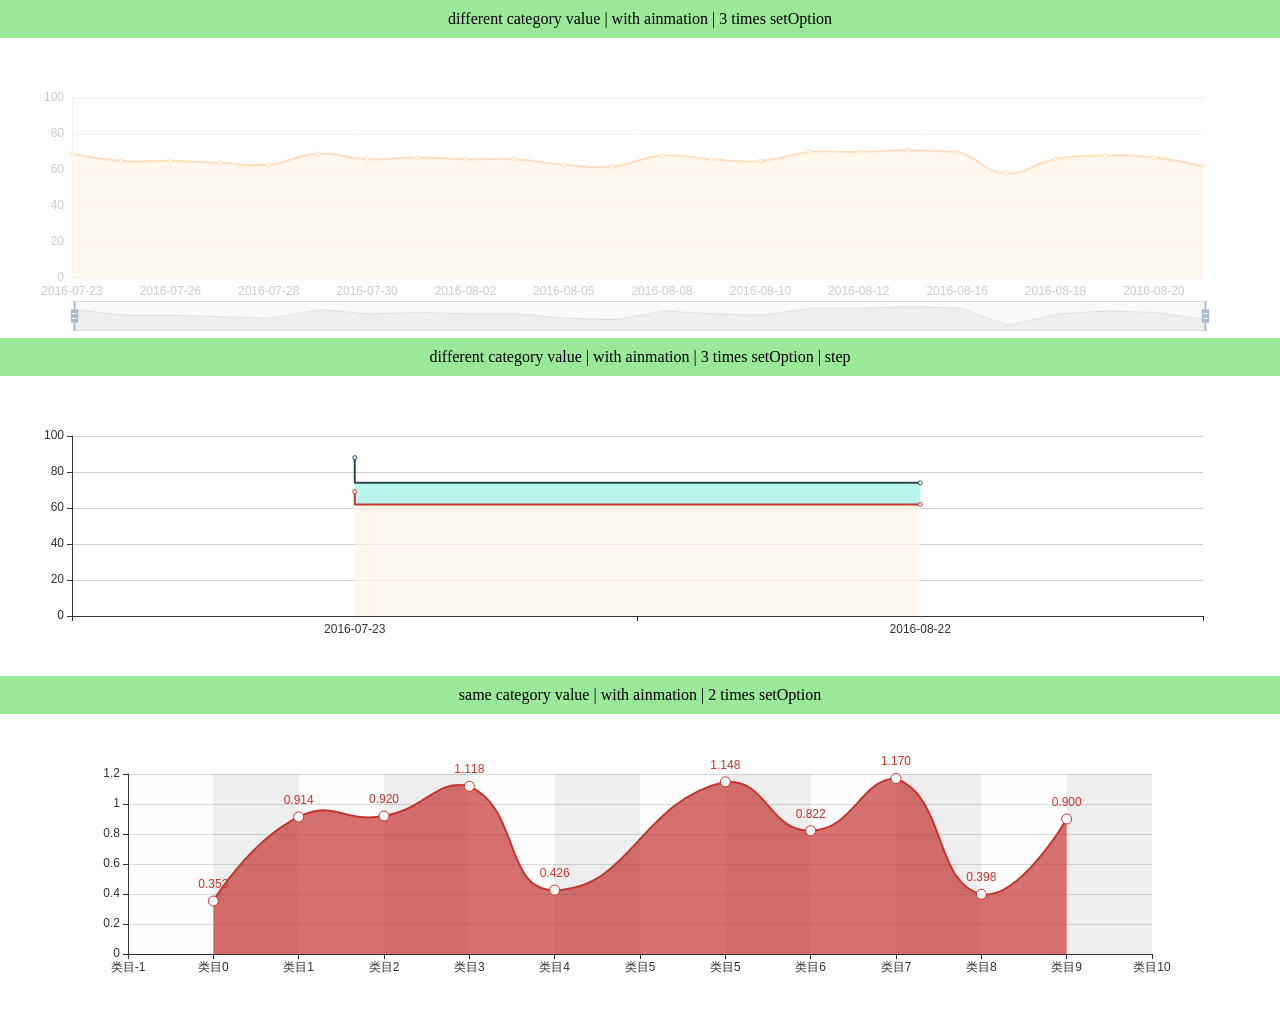
<file: incubator-echarts-4.6.0/test/areaLineUpdate.html>
<!--
Licensed to the Apache Software Foundation (ASF) under one
or more contributor license agreements.  See the NOTICE file
distributed with this work for additional information
regarding copyright ownership.  The ASF licenses this file
to you under the Apache License, Version 2.0 (the
"License"); you may not use this file except in compliance
with the License.  You may obtain a copy of the License at

   http://www.apache.org/licenses/LICENSE-2.0

Unless required by applicable law or agreed to in writing,
software distributed under the License is distributed on an
"AS IS" BASIS, WITHOUT WARRANTIES OR CONDITIONS OF ANY
KIND, either express or implied.  See the License for the
specific language governing permissions and limitations
under the License.
-->

<html>
    <head>
        <meta charset="utf-8">
        <meta name="viewport" content="width=device-width, initial-scale=1" />
        <script src="lib/esl.js"></script>
        <script src="lib/config.js"></script>
        <script src="lib/facePrint.js"></script>
    </head>
    <body>
        <style>
            html, body, .main {
                padding: 0;
                margin: 0;
                width: 100%;
                height: 300px;
            }
            .label {
                background: rgba(00, 200, 00, 0.4);
                padding: 10px;
                text-align: center;
            }
        </style>
        <div class="label">different category value | with ainmation | 3 times setOption</div>
        <div class="main" id="main0"></div>
        <div class="label">different category value | with ainmation | 3 times setOption | step</div>
        <div class="main" id="main1"></div>
        <div class="label">same category value | with ainmation | 2 times setOption</div>
        <div class="main" id="main2"></div>











        <!-- ==================== -->
        <!-- Test Case 1 -->



        <script>
            var option0 = {"tooltip":{"trigger":"axis","enterable":true,"padding":[10],"showDelay":100,"hideDelay":100,"z":0,"axisPointer":{"lineStyle":{"color":"#999"}},"textStyle":{"color":"#333"},"borderColor":"#ececec","borderWidth":1,"backgroundColor":"rgb(255,255,255)","extraCssText":"width: 200px;height: 80px;border-radius: 3px;z-index: 100;"},"grid":{"left":72,"right":77},"xAxis":{"type":"category","boundaryGap":false,"axisLine":{"show":true,"lineStyle":{"color":"#f2f2f2","width":1}},"z":0,"axisTick":false,"splitLine":{"show":false},"axisLabel":{"textStyle":{"color":"#ccc"}},"data":
            ["2016-07-23","2016-07-25","2016-07-26","2016-07-27","2016-07-28","2016-07-29","2016-07-30","2016-08-01","2016-08-02","2016-08-03","2016-08-05","2016-08-06","2016-08-08","2016-08-09","2016-08-10","2016-08-11","2016-08-12","2016-08-15","2016-08-16","2016-08-17","2016-08-18","2016-08-19","2016-08-20","2016-08-22"]
            },"yAxis":{"type":"value","z":0,"min":0,"max":100,"interval":20,"positon":"right","boundaryGap":false,"axisLine":{"show":true,"lineStyle":{"color":"#f2f2f2","width":1}},"axisTick":false,"splitLine":{"lineStyle":{"color":"#f2f2f2"}},"axisLabel":{"textStyle":{"color":"#ccc"}}},"dataZoom":[{"show":false},{"show":true,"z":0,"type":"slider","fillerColor":"rgba(230,230,230,.3)","dataBackground":{"areaStyle":{"color":"rgb(210,210,210)"}}}],"series":[{"type":"line","smooth":true,"symbol":"emptyCircle","itemStyle":{"normal":{"color":"rgb(255, 223, 190)"}},"z":0,"areaStyle":{"normal":{"color":"rgb(255, 242, 230)"}},"showAllSymbol":true,"data":
            ["69","65","65","64","63","69","66","67","66","66","63","62","68","66","65","70","70","71","70","58","66","68","67","62"]
            }]}

            var option1 = {"tooltip":{"trigger":"axis","enterable":true,"padding":[10],"showDelay":100,"hideDelay":100,"z":0,"axisPointer":{"lineStyle":{"color":"#999"}},"textStyle":{"color":"#333"},"borderColor":"#ececec","borderWidth":1,"backgroundColor":"rgb(255,255,255)","extraCssText":"width: 200px;height: 80px;border-radius: 3px;z-index: 100;"},"grid":{"left":72,"right":77},"xAxis":{"type":"category","boundaryGap":false,"axisLine":{"show":true,"lineStyle":{"color":"#f2f2f2","width":1}},"z":0,"axisTick":false,"splitLine":{"show":false},"axisLabel":{"textStyle":{"color":"#ccc"}},"data":
            ["2016-05-24","2016-05-25","2016-05-26","2016-05-27","2016-05-30","2016-06-01","2016-06-02","2016-06-03","2016-06-06","2016-06-13","2016-06-14","2016-06-15","2016-06-16","2016-06-17","2016-06-23","2016-06-24","2016-06-27","2016-06-28","2016-06-29","2016-06-30","2016-07-01","2016-07-04","2016-07-05","2016-07-06","2016-07-07","2016-07-11","2016-07-13","2016-07-14","2016-07-15","2016-07-18","2016-07-20","2016-07-21","2016-07-22","2016-07-23","2016-07-25","2016-07-26","2016-07-27","2016-07-28","2016-07-29","2016-07-30","2016-08-01","2016-08-02","2016-08-03","2016-08-05","2016-08-06","2016-08-08","2016-08-09","2016-08-10","2016-08-11","2016-08-12","2016-08-15","2016-08-16","2016-08-17","2016-08-18","2016-08-19","2016-08-20","2016-08-22"]
            },"yAxis":{"type":"value","z":0,"min":0,"max":100,"interval":20,"positon":"right","boundaryGap":false,"axisLine":{"show":true,"lineStyle":{"color":"#f2f2f2","width":1}},"axisTick":false,"splitLine":{"lineStyle":{"color":"#f2f2f2"}},"axisLabel":{"textStyle":{"color":"#ccc"}}},"dataZoom":[{"show":false},{"show":true,"z":0,"type":"slider","fillerColor":"rgba(230,230,230,.3)","dataBackground":{"areaStyle":{"color":"rgb(210,210,210)"}}}],"series":[{"type":"line","smooth":true,"symbol":"emptyCircle","itemStyle":{"normal":{"color":"rgb(255, 223, 190)"}},"z":0,"areaStyle":{"normal":{"color":"rgb(255, 242, 230)"}},"showAllSymbol":true,"data":
            ["66","66","61","59","59","57","61","63","61","65","65","65","66","70","60","62","66","66","66","70","64","66","68","69","71","67","69","71","68","69","68","69","67","69","65","65","64","63","69","66","67","66","66","63","62","68","66","65","70","70","71","70","58","66","68","67","62"]
            }]}

            var option2 = {"tooltip":{"trigger":"axis","enterable":true,"padding":[10],"showDelay":100,"hideDelay":100,"z":0,"axisPointer":{"lineStyle":{"color":"#999"}},"textStyle":{"color":"#333"},"borderColor":"#ececec","borderWidth":1,"backgroundColor":"rgb(255,255,255)","extraCssText":"width: 200px;height: 80px;border-radius: 3px;z-index: 100;"},"grid":{"left":72,"right":77},"xAxis":{"type":"category","boundaryGap":false,"axisLine":{"show":true,"lineStyle":{"color":"#f2f2f2","width":1}},"z":0,"axisTick":false,"splitLine":{"show":false},"axisLabel":{"textStyle":{"color":"#ccc"}},"data":
            ["2016-02-24","2016-02-25","2016-02-26","2016-02-29","2016-03-01","2016-03-02","2016-03-03","2016-03-04","2016-03-07","2016-03-08","2016-03-09","2016-03-10","2016-03-11","2016-03-15","2016-03-16","2016-03-17","2016-03-18","2016-03-21","2016-03-22","2016-03-23","2016-03-24","2016-03-25","2016-03-28","2016-03-29","2016-03-30","2016-03-31","2016-04-01","2016-04-06","2016-04-07","2016-04-08","2016-04-11","2016-04-12","2016-04-13","2016-04-14","2016-04-18","2016-04-20","2016-04-21","2016-04-22","2016-04-26","2016-04-27","2016-04-28","2016-05-05","2016-05-06","2016-05-09","2016-05-10","2016-05-12","2016-05-13","2016-05-16","2016-05-17","2016-05-19","2016-05-20","2016-05-24","2016-05-25","2016-05-26","2016-05-27","2016-05-30","2016-06-01","2016-06-02","2016-06-03","2016-06-06","2016-06-13","2016-06-14","2016-06-15","2016-06-16","2016-06-17","2016-06-23","2016-06-24","2016-06-27","2016-06-28","2016-06-29","2016-06-30","2016-07-01","2016-07-04","2016-07-05","2016-07-06","2016-07-07","2016-07-11","2016-07-13","2016-07-14","2016-07-15","2016-07-18","2016-07-20","2016-07-21","2016-07-22","2016-07-23","2016-07-25","2016-07-26","2016-07-27","2016-07-28","2016-07-29","2016-07-30","2016-08-01","2016-08-02","2016-08-03","2016-08-05","2016-08-06","2016-08-08","2016-08-09","2016-08-10","2016-08-11","2016-08-12","2016-08-15","2016-08-16","2016-08-17","2016-08-18","2016-08-19","2016-08-20","2016-08-22"]
            },"yAxis":{"type":"value","z":0,"min":0,"max":100,"interval":20,"positon":"right","boundaryGap":false,"axisLine":{"show":true,"lineStyle":{"color":"#f2f2f2","width":1}},"axisTick":false,"splitLine":{"lineStyle":{"color":"#f2f2f2"}},"axisLabel":{"textStyle":{"color":"#ccc"}}},"dataZoom":[{"show":false},{"show":true,"z":0,"type":"slider","fillerColor":"rgba(230,230,230,.3)","dataBackground":{"areaStyle":{"color":"rgb(210,210,210)"}}}],"series":[{"type":"line","smooth":true,"symbol":"emptyCircle","itemStyle":{"normal":{"color":"rgb(255, 223, 190)"}},"z":0,"areaStyle":{"normal":{"color":"rgb(255, 242, 230)"}},"showAllSymbol":true,"data":
            ["61","57","62","65","65","67","65","68","68","65","67","69","66","67","66","70","67","72","73","73","71","69","72","73","72","74","77","75","74","74","68","70","69","70","70","72","74","71","71","70","72","74","76","72","76","73","67","60","59","64","64","66","66","61","59","59","57","61","63","61","65","65","65","66","70","60","62","66","66","66","70","64","66","68","69","71","67","69","71","68","69","68","69","67","69","65","65","64","63","69","66","67","66","66","63","62","68","66","65","70","70","71","70","58","66","68","67","62"]
            }]}

            require([
                'echarts'
                // 'echarts/chart/line',
                // 'echarts/component/legend',
                // 'echarts/component/grid',
                // 'echarts/component/tooltip',
                // 'echarts/component/dataZoom'
            ], function (echarts) {

                var main = document.getElementById('main0');
                if (!main) {
                    return;
                }
                var chart = echarts.init(main);

                chart.setOption(option0);

                setTimeout(() => {
                    chart.setOption(option1);

                    setTimeout(() => {
                        chart.setOption(option2);
                    }, 2000)

                }, 2000)
            })

        </script>
















        <!-- ==================== -->
        <!-- Test Case 2 -->





        <script>

            require([
                'echarts'
                // 'echarts/chart/line',
                // 'echarts/component/legend',
                // 'echarts/component/grid',
                // 'echarts/component/tooltip',
                // 'echarts/component/dataZoom'
            ], function (echarts) {

                var main = document.getElementById('main1');
                if (!main) {
                    return;
                }
                var chart = echarts.init(main);

                var option = {
                    "grid": {
                        "left": 72,
                        "right": 77
                    },
                    "xAxis": {
                        "type": "category",
                        "data": ["2016-07-23","2016-08-22"]
                    },
                    "yAxis": {
                        "type": "value"
                    },
                    "series": [
                        {
                            "type": "line",
                            // step: true,
                            "areaStyle": {
                                "normal": {
                                    "color": "rgb(255, 242, 230)"
                                }
                            },
                            step: true,
                            stack: 'a',
                            "showAllSymbol": true,
                            "data": ["69","62"]
                        },
                        {
                            "type": "line",
                            step: true,
                            "areaStyle": {
                                "normal": {
                                    "color": "rgb(155, 242, 230)"
                                }
                            },
                            stack: 'a',
                            "showAllSymbol": true,
                            "data": ["19","12"]
                        }
                    ]
                };

                var option1 = {
                    xAxis: {data: ["2016-05-24","2016-07-23","2016-08-22"]},
                    series: [{
                        data: ["66","67","62"]
                    }, {
                        data: ["26","27","22"]
                    }]
                };

                var option2 = {
                    xAxis: {data: ["2016-02-24","2016-05-24","2016-07-23","2016-08-22"]},
                    series: [
                        {data: ["61","57","62","65"]},
                        {data: ["31","37","32","35"]}
                    ]
                };


                chart.setOption(option);

                setTimeout(function () {
                    chart.setOption(option1);

                    setTimeout(function () {
                        chart.setOption(option2);
                    }, 2000)

                }, 2000)

            });


</script>
















        <!-- ==================== -->
        <!-- Test Case 3 -->




        <script>

            require([
                'echarts'
                // 'echarts/chart/line',
                // 'echarts/component/grid',
                // 'echarts/component/tooltip'
            ], function (echarts) {

                var main = document.getElementById('main2');
                if (!main) {
                    return;
                }
                var chart = echarts.init(main);

                var xAxisData = [];
                var data1 = [];
                var data2 = [];
                var data3 = [];
                var data4 = [];

                xAxisData.push('类目' + -1);
                data1.push('-');
                data2.push('-');
                data3.push('-');
                data4.push('-');

                for (var i = 0; i < 5; i++) {
                    xAxisData.push('类目' + i);
                    data1.push((-Math.random() - 0.2).toFixed(3));
                    data2.push((Math.random() + 0.3).toFixed(3));
                    data3.push((Math.random() + 0.2).toFixed(3));
                    data4.push((Math.random() + 0.2).toFixed(3));
                }

                xAxisData.push('类目' + i);
                data1.push('-');
                data2.push('-');
                data3.push('-');
                data4.push('-');

                for (; i < 10; i++) {
                    xAxisData.push('类目' + i);
                    data1.push((-Math.random() - 0.2).toFixed(3));
                    data2.push((Math.random() + 0.3).toFixed(3));
                    data3.push((Math.random() + 0.2).toFixed(3));
                    data4.push((Math.random() + 0.2).toFixed(3));
                }
                xAxisData.push('类目' + i);
                data1.push('-');
                data2.push('-');
                data3.push('-');
                data4.push('-');

                var itemStyle = {
                    normal: {
                        // borderColor: 'white',
                        // borderWidth: 3,
                        // shadowBlur: 10,
                        // shadowOffsetX: 0,
                        // shadowOffsetY: 5,
                        // shadowColor: 'rgba(0, 0, 0, 0.4)',
                        lineStyle: {
                            width: 2
                            // shadowBlur: 10,
                            // shadowOffsetX: 0,
                            // shadowOffsetY: 5,
                            // shadowColor: 'rgba(0, 0, 0, 0.4)'
                        },
                        areaStyle: {
                        }
                    }
                };

                chart.setOption({
                    legend: {
                        data: ['line', 'line2', 'line3']
                    },
                    tooltip: {
                        trigger: 'axis',
                        position: function (point) {
                            return [point[0], '10%'];
                        },
                        axisPointer: {
                            type: 'line'
                        }
                    },
                    xAxis: {
                        // data: ['类目1', '类目2', '类目3', '类目4', '类目5',]
                        data: xAxisData,
                        boundaryGap: false,
                        // inverse: true,
                        splitArea: {
                            show: true
                        }
                    },
                    yAxis: {
                    },
                    series: [{
                        id: 'aaa',
                        name: 'line33333',
                        type: 'line',
                        stack: 'all',
                        symbolSize: 10,
                        data: data3,
                        itemStyle: itemStyle,
                        label: {
                            normal: {
                                show: true
                            }
                        },
                        connectNulls: true,
                        smooth: true
                    }]
                });

                setTimeout(function () {
                    chart.setOption({
                        series: [
                            {
                                id: 'aaa',
                                name: 'xxxxxxxxxxxxxxxx',
                                data: data4,
                            }
                        ]
                    });
                }, 1000);

            })

        </script>













    </body>
</html>
</file>
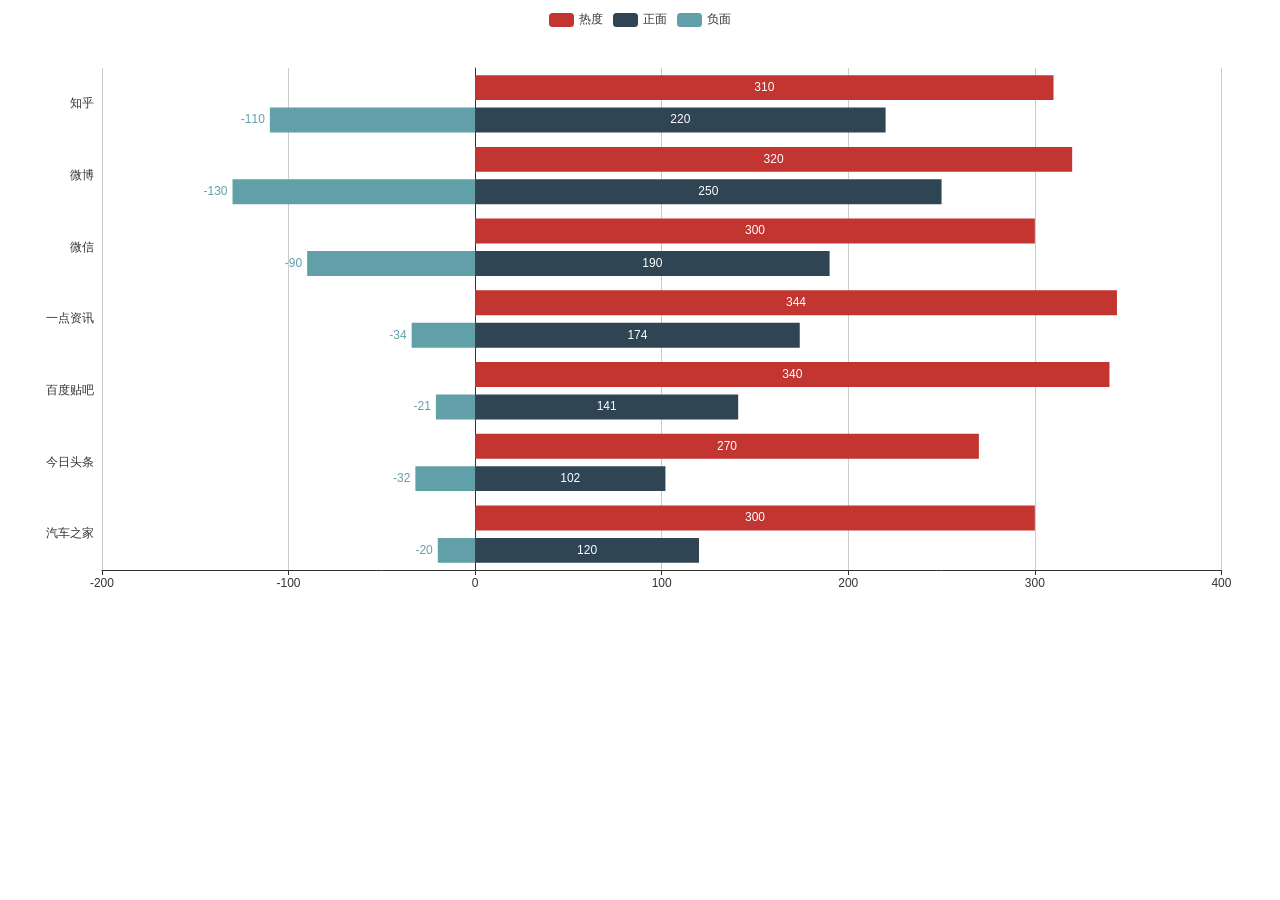
<file: incubator-echarts-4.6.0/test/aria-line-bar.html>
<!--
Licensed to the Apache Software Foundation (ASF) under one
or more contributor license agreements.  See the NOTICE file
distributed with this work for additional information
regarding copyright ownership.  The ASF licenses this file
to you under the Apache License, Version 2.0 (the
"License"); you may not use this file except in compliance
with the License.  You may obtain a copy of the License at

   http://www.apache.org/licenses/LICENSE-2.0

Unless required by applicable law or agreed to in writing,
software distributed under the License is distributed on an
"AS IS" BASIS, WITHOUT WARRANTIES OR CONDITIONS OF ANY
KIND, either express or implied.  See the License for the
specific language governing permissions and limitations
under the License.
-->

<html>
    <head>
        <meta charset="utf-8">
        <script src="lib/esl.js"></script>
        <script src="lib/config.js"></script>
        <script src="lib/jquery.min.js"></script>
        <script src="lib/facePrint.js"></script>
        <script src="lib/testHelper.js"></script>
        <meta name="viewport" content="width=device-width, initial-scale=1" />
    </head>
    <body>
        <style>
            h1 {
                line-height: 60px;
                height: 60px;
                background: #146402;
                text-align: center;
                font-weight: bold;
                color: #eee;
                font-size: 14px;
            }
            .chart {
                height: 600px;
            }
        </style>

        <div id="main" class="chart"></div>
        <script>

        require(
            (testHelper.hasURLParam('en')
                ? [
                    'echarts',
                    // 'echarts/lang/en',
                ]
                : [
                    'echarts'
                ]
            ).concat(
                [
                    // 'echarts/chart/bar',
                    // 'echarts/chart/line',
                    // 'echarts/component/legend',
                    // 'echarts/component/graphic',
                    // 'echarts/component/grid',
                    // 'echarts/component/tooltip',
                    // 'echarts/component/brush',
                    // 'echarts/component/toolbox',
                    // 'echarts/component/title',
                    // 'zrender/vml/vml'
                ]
            ),
            function (echarts) {

                var chart = echarts.init(document.getElementById('main'));

                chart.setOption({
                    aria: {
                        show: true,
                        series: {
                            multiple: {
                                prefix: '{seriesCount}个图表系列组成了该图表。'
                            }
                        }
                    },
                    tooltip : {
                        trigger: 'axis',
                        axisPointer : {            // 坐标轴指示器，坐标轴触发有效
                            type : 'shadow'        // 默认为直线，可选为：'line' | 'shadow'
                        }
                    },
                    legend: {
                        data:['热度', '正面', '负面']
                    },
                    grid: {
                        left: '3%',
                        right: '4%',
                        bottom: '3%',
                        containLabel: true
                    },
                    xAxis : [
                        {
                            type : 'value'
                        }
                    ],
                    yAxis : [
                        {
                            type : 'category',
                            axisTick : {show: false},
                            data : ['汽车之家','今日头条','百度贴吧','一点资讯','微信','微博','知乎']
                        }
                    ],
                    series : [
                        {
                            name:'热度',
                            type:'bar',
                            label: {
                                normal: {
                                    show: true,
                                    position: 'inside'
                                }
                            },
                            data:[300, 270, 340, 344, 300, 320, 310]
                        },
                        {
                            name:'正面',
                            type:'bar',
                            stack: '总量',
                            label: {
                                normal: {
                                    show: true
                                }
                            },
                            data:[120, 102, 141, 174, 190, 250, 220]
                        },
                        {
                            name:'负面',
                            type:'bar',
                            stack: '总量',
                            label: {
                                normal: {
                                    show: true,
                                    position: 'left'
                                }
                            },
                            data:[-20, -32, -21, -34, -90, -130, -110]
                        }
                    ]
                });

                window.onresize = chart.resize;
            }
        );
        </script>
    </body>
</html>
</file>
<file: incubator-echarts-4.6.0/test/lib/caseFrame.css>
/*
* Licensed to the Apache Software Foundation (ASF) under one
* or more contributor license agreements.  See the NOTICE file
* distributed with this work for additional information
* regarding copyright ownership.  The ASF licenses this file
* to you under the Apache License, Version 2.0 (the
* "License"); you may not use this file except in compliance
* with the License.  You may obtain a copy of the License at
*
*   http://www.apache.org/licenses/LICENSE-2.0
*
* Unless required by applicable law or agreed to in writing,
* software distributed under the License is distributed on an
* "AS IS" BASIS, WITHOUT WARRANTIES OR CONDITIONS OF ANY
* KIND, either express or implied.  See the License for the
* specific language governing permissions and limitations
* under the License.
*/

.case-frame {
    position: static;
    padding: 0;
    margin: 0;
}
.case-frame .cases-list {
    padding-top: 15px;
    position: absolute;
    left: 0;
    top: 0;
    bottom: 0;
    width: 230px;
    overflow: auto;
    font-size: 13px;
}
.case-frame .cases-list ul {
    padding-left: 32px;
    margin-top: 130px;
    list-style-type: decimal;
}
.case-frame .info-panel {
    position: fixed;
    padding: 10px 20px;
    top: 0;
    left: 0;
    width: 195px;
    background: #fff;
    border-bottom: 1px solid #ccc;
}
.case-frame .info-panel .current {
    height: 24px;
    line-height: 24px;
    white-space: nowrap;
    text-decoration: underline;
}
.case-frame .info-panel .renderer-selector {
    height: 40px;
    line-height: 40px;
}
.case-frame .info-panel .dist-selector {
}
.case-frame .info-panel .list-filter {
    margin: 10px 0;
}
.case-frame .page-content {
    margin-left: 235px;
    height: 100%;
    padding: 0;
    position: relative;
    border-left: 1px solid #333;
}
.case-frame .page-content iframe {
    padding: 0;
    margin: 0;
    border-width: 0;
    overflow: visible;
    visibility: visible;
    position: absolute;
    left: 0;
    top: 0;
    width: 100%;
    height: 100%;
}
</file>
<file: js/jquery/zTree/css/zTreeStyle/zTreeStyle.css>
/*-------------------------------------
zTree Style

version:	3.5.19
author:		Hunter.z
email:		hunter.z@263.net
website:	http://code.google.com/p/jquerytree/

-------------------------------------*/

.ztree * {padding:0; margin:0; font-size:12px; font-family: Verdana, Arial, Helvetica, AppleGothic, sans-serif}
.ztree {margin:0; padding:5px; color:#333}
.ztree li{padding:0; margin:0; list-style:none; line-height:14px; text-align:left; white-space:nowrap; outline:0}
.ztree li ul{ margin:0; padding:0 0 0 18px}
.ztree li ul.line{ background:url(./img/line_conn.gif) 0 0 repeat-y;}

.ztree li a {padding:1px 3px 0 0; margin:0; cursor:pointer; height:17px; color:#333; background-color: transparent;
	text-decoration:none; vertical-align:top; display: inline-block}
.ztree li a:hover {text-decoration:underline}
.ztree li a.curSelectedNode {padding-top:0px; background-color:#FFE6B0; color:black; height:16px; border:1px #FFB951 solid; opacity:0.8;}
.ztree li a.curSelectedNode_Edit {padding-top:0px; background-color:#FFE6B0; color:black; height:16px; border:1px #FFB951 solid; opacity:0.8;}
.ztree li a.tmpTargetNode_inner {padding-top:0px; background-color:#316AC5; color:white; height:16px; border:1px #316AC5 solid;
	opacity:0.8; filter:alpha(opacity=80)}
.ztree li a.tmpTargetNode_prev {}
.ztree li a.tmpTargetNode_next {}
.ztree li a input.rename {height:14px; width:80px; padding:0; margin:0;
	font-size:12px; border:1px #7EC4CC solid; *border:0px}
.ztree li span {line-height:16px; margin-right:2px}
.ztree li span.button {line-height:0; margin:0; width:16px; height:16px; display: inline-block; vertical-align:middle;
	border:0 none; cursor: pointer;outline:none;
	background-color:transparent; background-repeat:no-repeat; background-attachment: scroll;
	background-image:url("./img/zTreeStandard.png"); *background-image:url("./img/zTreeStandard.gif")}

.ztree li span.button.chk {width:13px; height:13px; margin:0 3px 0 0; cursor: auto}
.ztree li span.button.chk.checkbox_false_full {background-position:0 0}
.ztree li span.button.chk.checkbox_false_full_focus {background-position:0 -14px}
.ztree li span.button.chk.checkbox_false_part {background-position:0 -28px}
.ztree li span.button.chk.checkbox_false_part_focus {background-position:0 -42px}
.ztree li span.button.chk.checkbox_false_disable {background-position:0 -56px}
.ztree li span.button.chk.checkbox_true_full {background-position:-14px 0}
.ztree li span.button.chk.checkbox_true_full_focus {background-position:-14px -14px}
.ztree li span.button.chk.checkbox_true_part {background-position:-14px -28px}
.ztree li span.button.chk.checkbox_true_part_focus {background-position:-14px -42px}
.ztree li span.button.chk.checkbox_true_disable {background-position:-14px -56px}
.ztree li span.button.chk.radio_false_full {background-position:-28px 0}
.ztree li span.button.chk.radio_false_full_focus {background-position:-28px -14px}
.ztree li span.button.chk.radio_false_part {background-position:-28px -28px}
.ztree li span.button.chk.radio_false_part_focus {background-position:-28px -42px}
.ztree li span.button.chk.radio_false_disable {background-position:-28px -56px}
.ztree li span.button.chk.radio_true_full {background-position:-42px 0}
.ztree li span.button.chk.radio_true_full_focus {background-position:-42px -14px}
.ztree li span.button.chk.radio_true_part {background-position:-42px -28px}
.ztree li span.button.chk.radio_true_part_focus {background-position:-42px -42px}
.ztree li span.button.chk.radio_true_disable {background-position:-42px -56px}

.ztree li span.button.switch {width:18px; height:18px}
.ztree li span.button.root_open{background-position:-92px -54px}
.ztree li span.button.root_close{background-position:-74px -54px}
.ztree li span.button.roots_open{background-position:-92px 0}
.ztree li span.button.roots_close{background-position:-74px 0}
.ztree li span.button.center_open{background-position:-92px -18px}
.ztree li span.button.center_close{background-position:-74px -18px}
.ztree li span.button.bottom_open{background-position:-92px -36px}
.ztree li span.button.bottom_close{background-position:-74px -36px}
.ztree li span.button.noline_open{background-position:-92px -72px}
.ztree li span.button.noline_close{background-position:-74px -72px}
.ztree li span.button.root_docu{ background:none;}
.ztree li span.button.roots_docu{background-position:-56px 0}
.ztree li span.button.center_docu{background-position:-56px -18px}
.ztree li span.button.bottom_docu{background-position:-56px -36px}
.ztree li span.button.noline_docu{ background:none;}

.ztree li span.button.ico_open{margin-right:2px; background-position:-110px -16px; vertical-align:top; *vertical-align:middle}
.ztree li span.button.ico_close{margin-right:2px; background-position:-110px 0; vertical-align:top; *vertical-align:middle}
.ztree li span.button.ico_docu{margin-right:2px; background-position:-110px -32px; vertical-align:top; *vertical-align:middle}
.ztree li span.button.edit {margin-right:2px; background-position:-110px -48px; vertical-align:top; *vertical-align:middle}
.ztree li span.button.remove {margin-right:2px; background-position:-110px -64px; vertical-align:top; *vertical-align:middle}

.ztree li span.button.ico_loading{margin-right:2px; background:url(./img/loading.gif) no-repeat scroll 0 0 transparent; vertical-align:top; *vertical-align:middle}

ul.tmpTargetzTree {background-color:#FFE6B0; opacity:0.8; filter:alpha(opacity=80)}

span.tmpzTreeMove_arrow {width:16px; height:16px; display: inline-block; padding:0; margin:2px 0 0 1px; border:0 none; position:absolute;
	background-color:transparent; background-repeat:no-repeat; background-attachment: scroll;
	background-position:-110px -80px; background-image:url("./img/zTreeStandard.png"); *background-image:url("./img/zTreeStandard.gif")}

ul.ztree.zTreeDragUL {margin:0; padding:0; position:absolute; width:auto; height:auto;overflow:hidden; background-color:#cfcfcf; border:1px #00B83F dotted; opacity:0.8; filter:alpha(opacity=80)}
.zTreeMask {z-index:10000; background-color:#cfcfcf; opacity:0.0; filter:alpha(opacity=0); position:absolute}

/* level style*/
/*.ztree li span.button.level0 {
	display:none;
}
.ztree li ul.level0 {
	padding:0;
	background:none;
}*/
</file>
